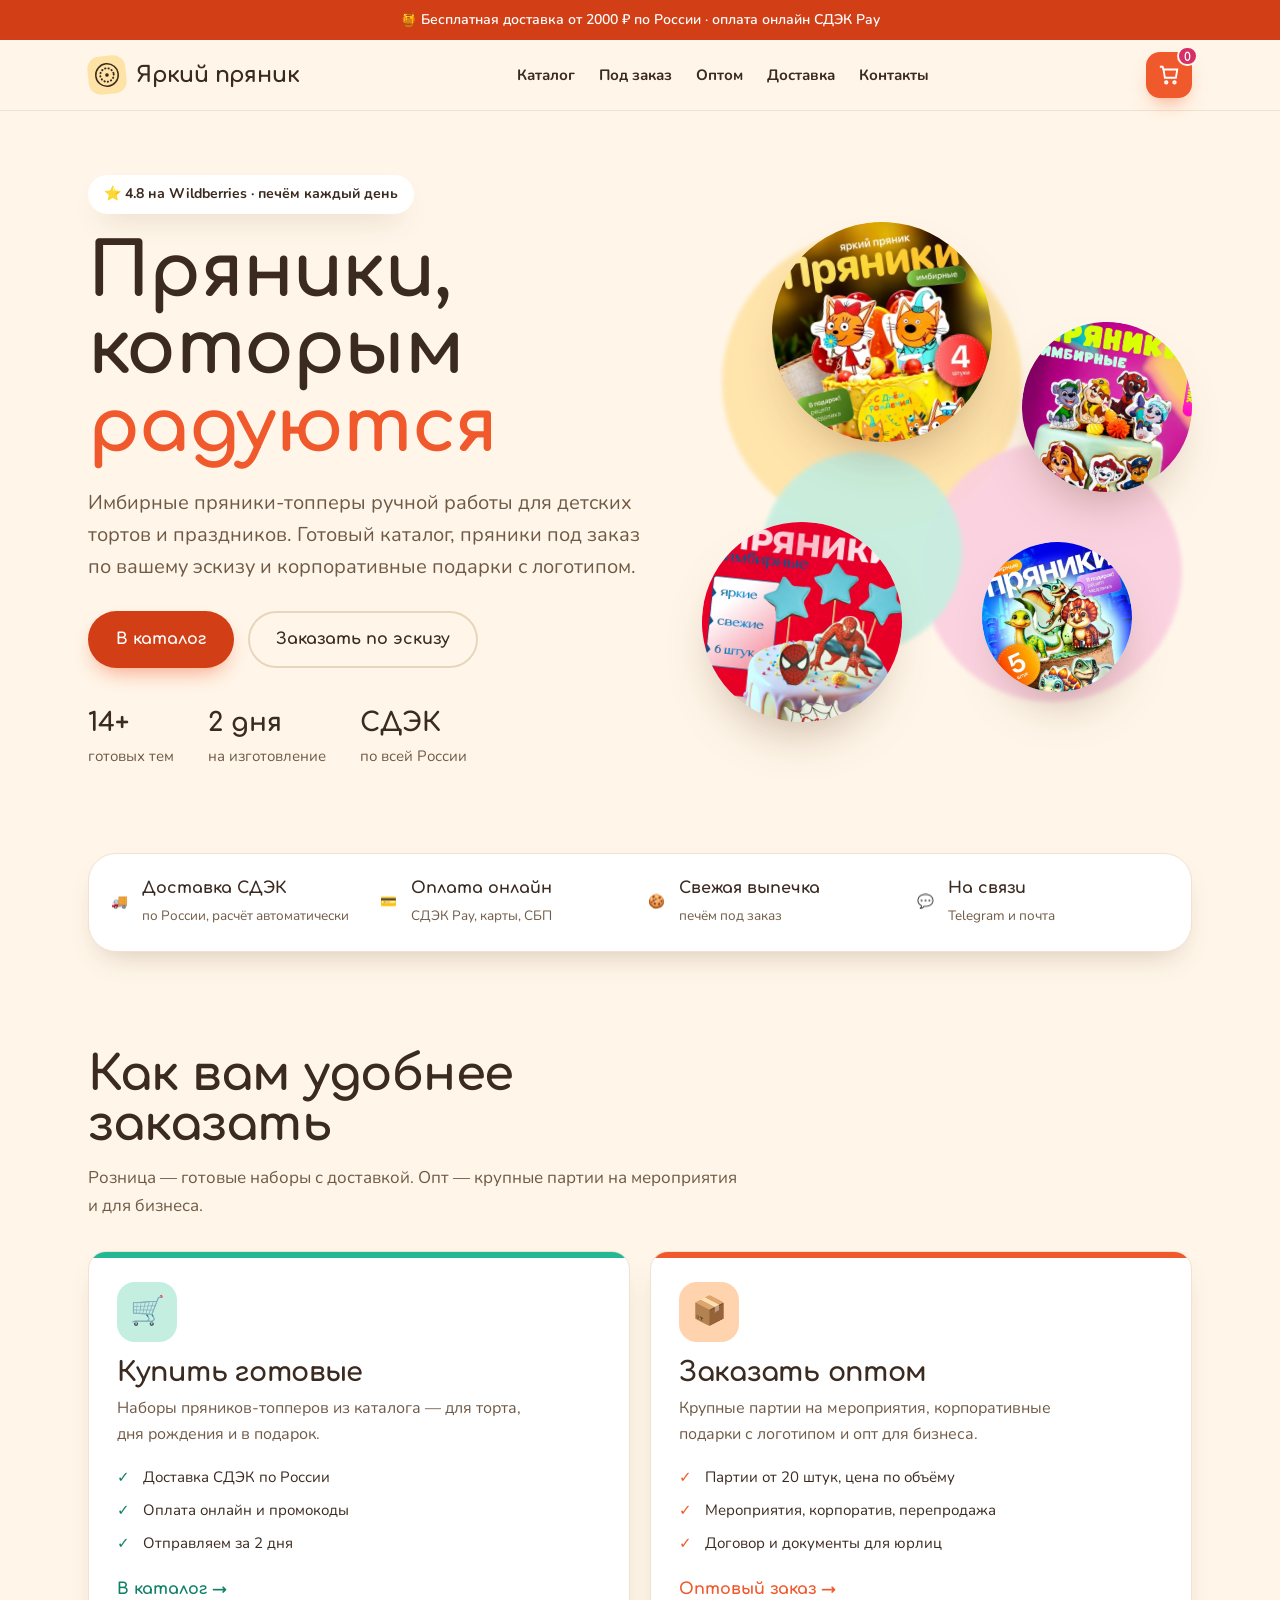
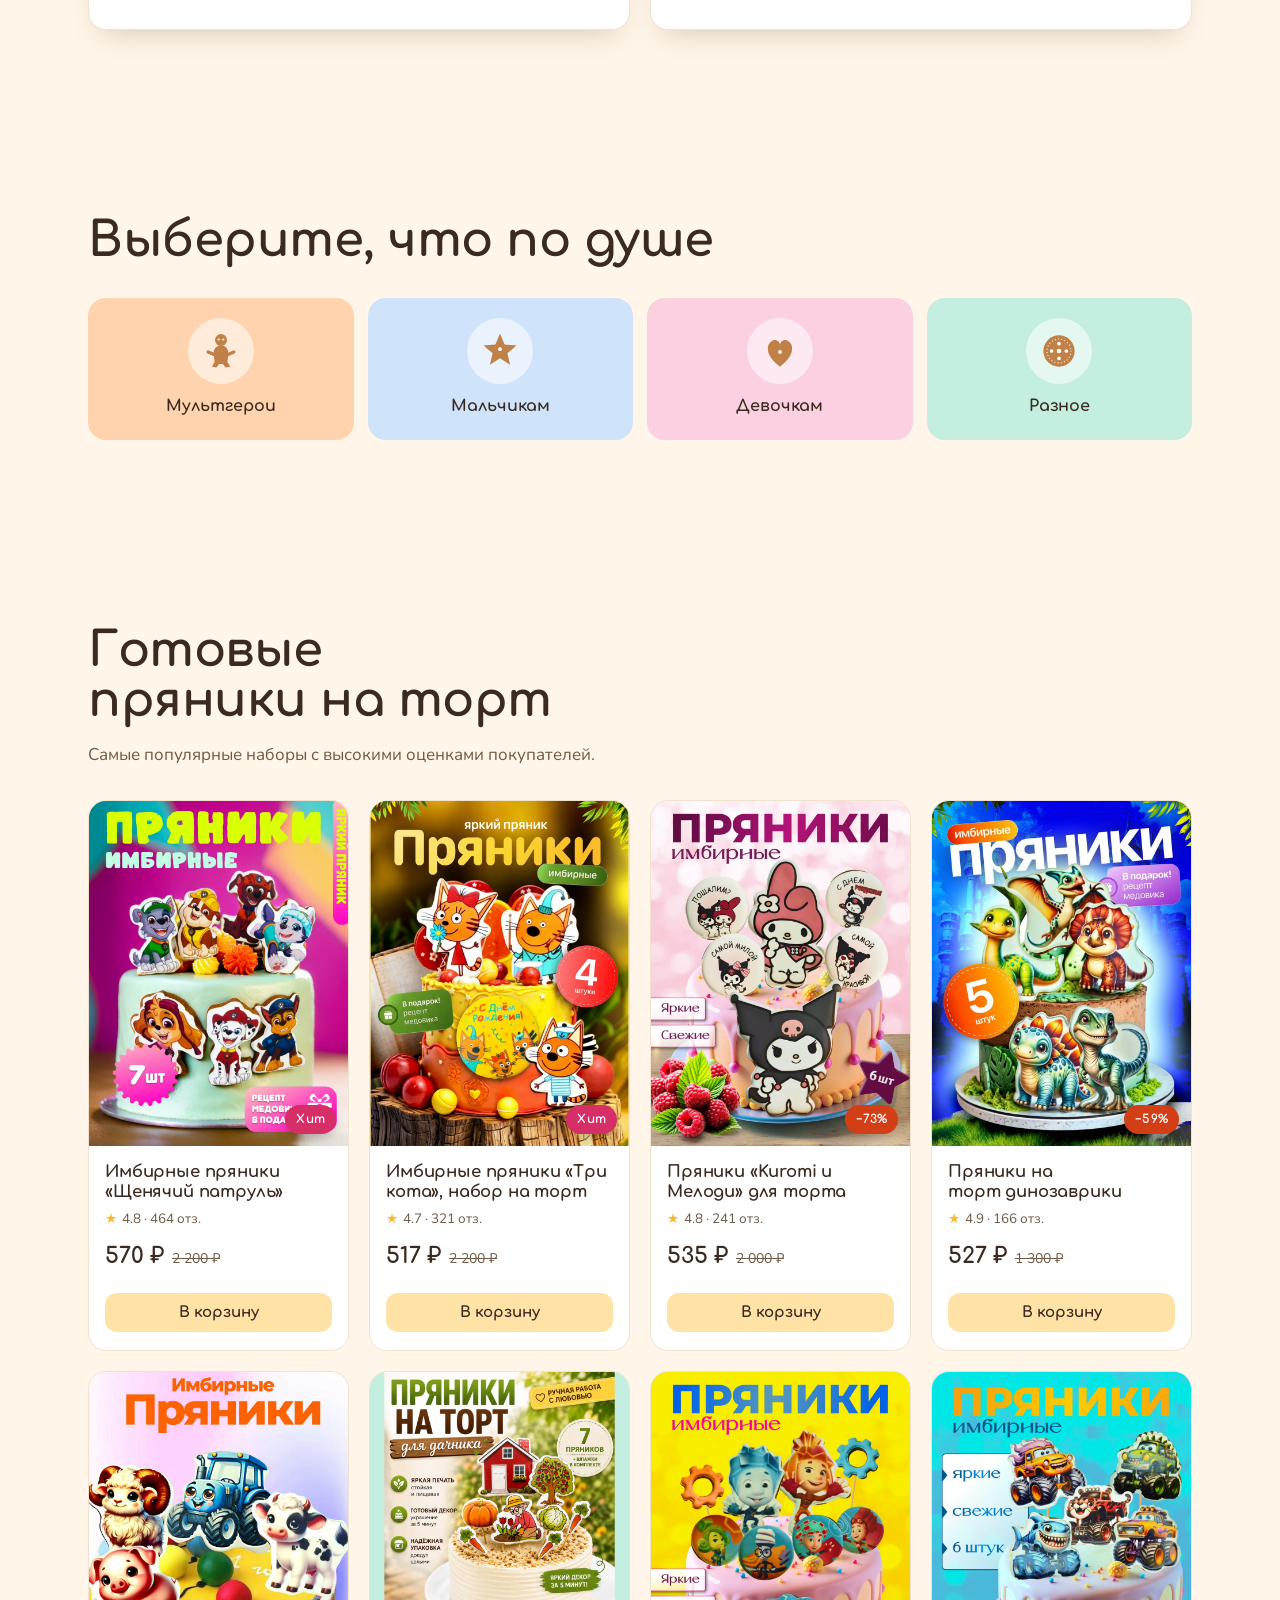
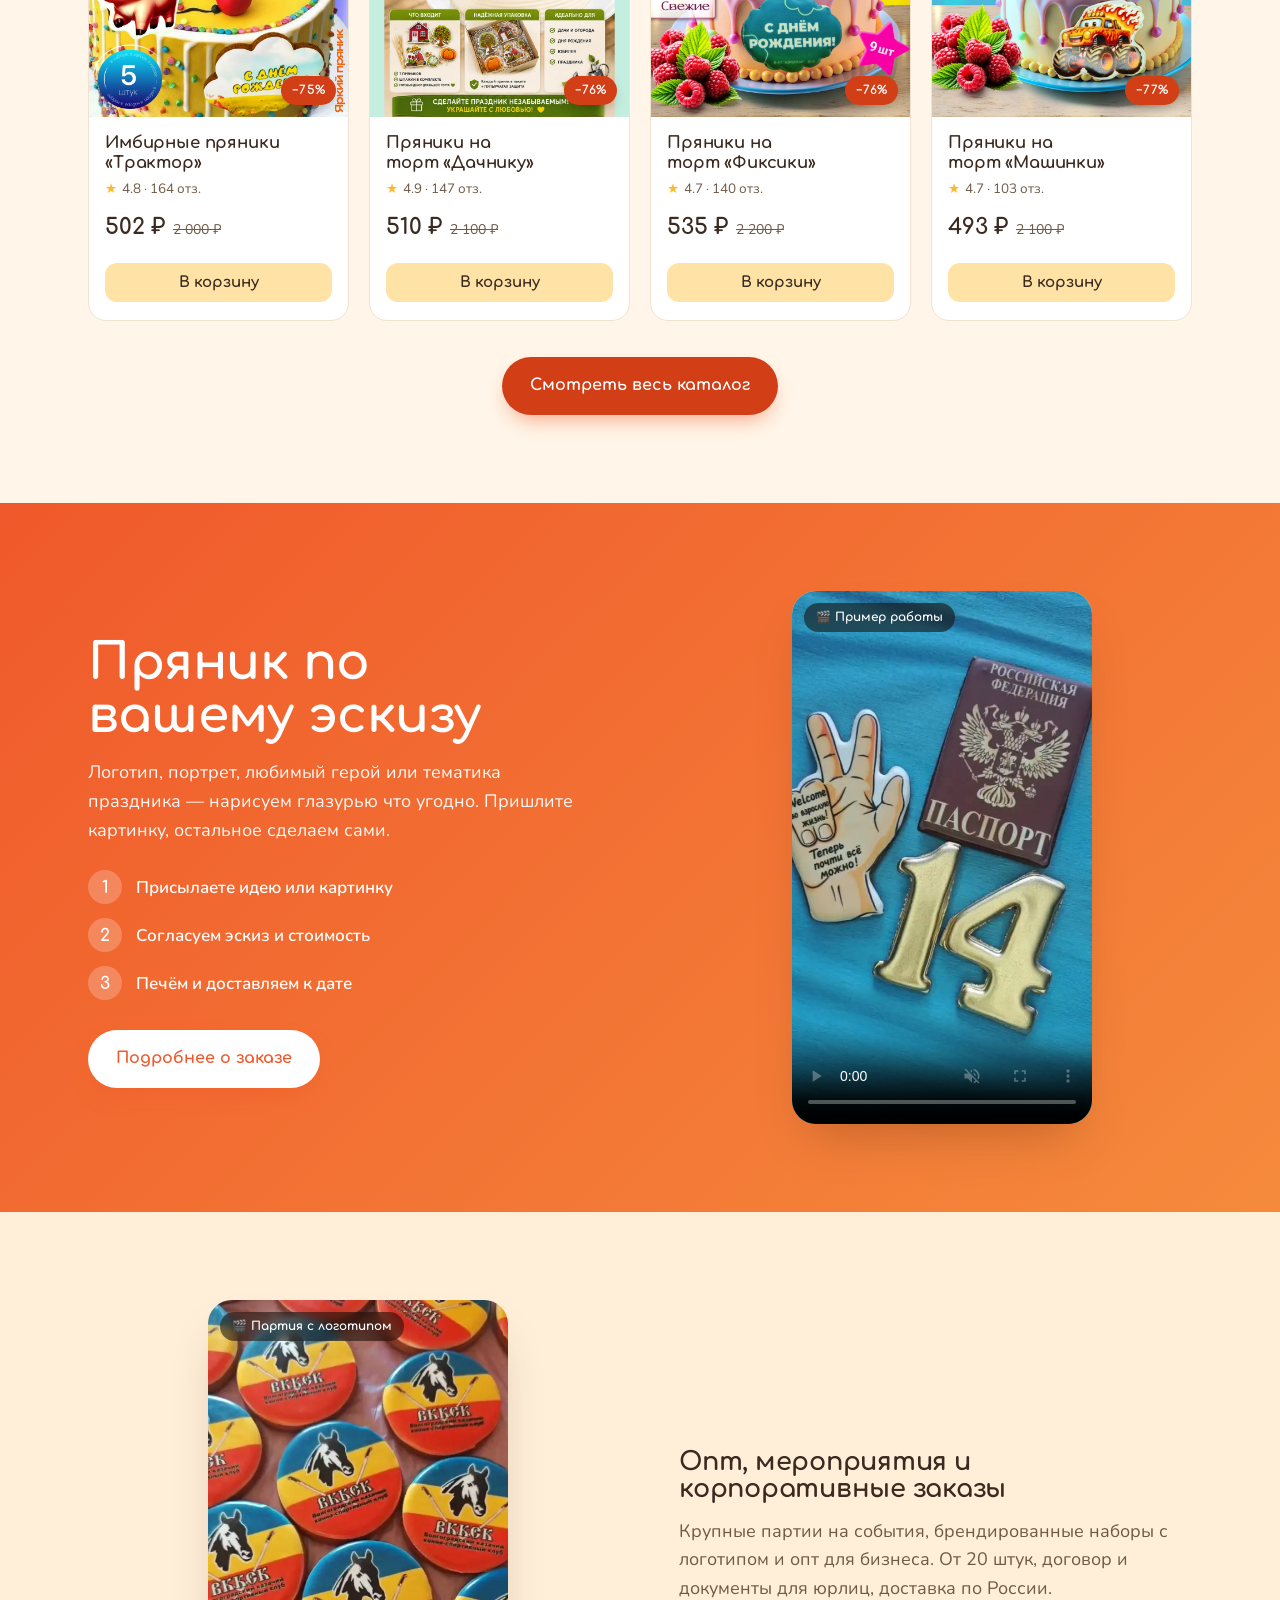
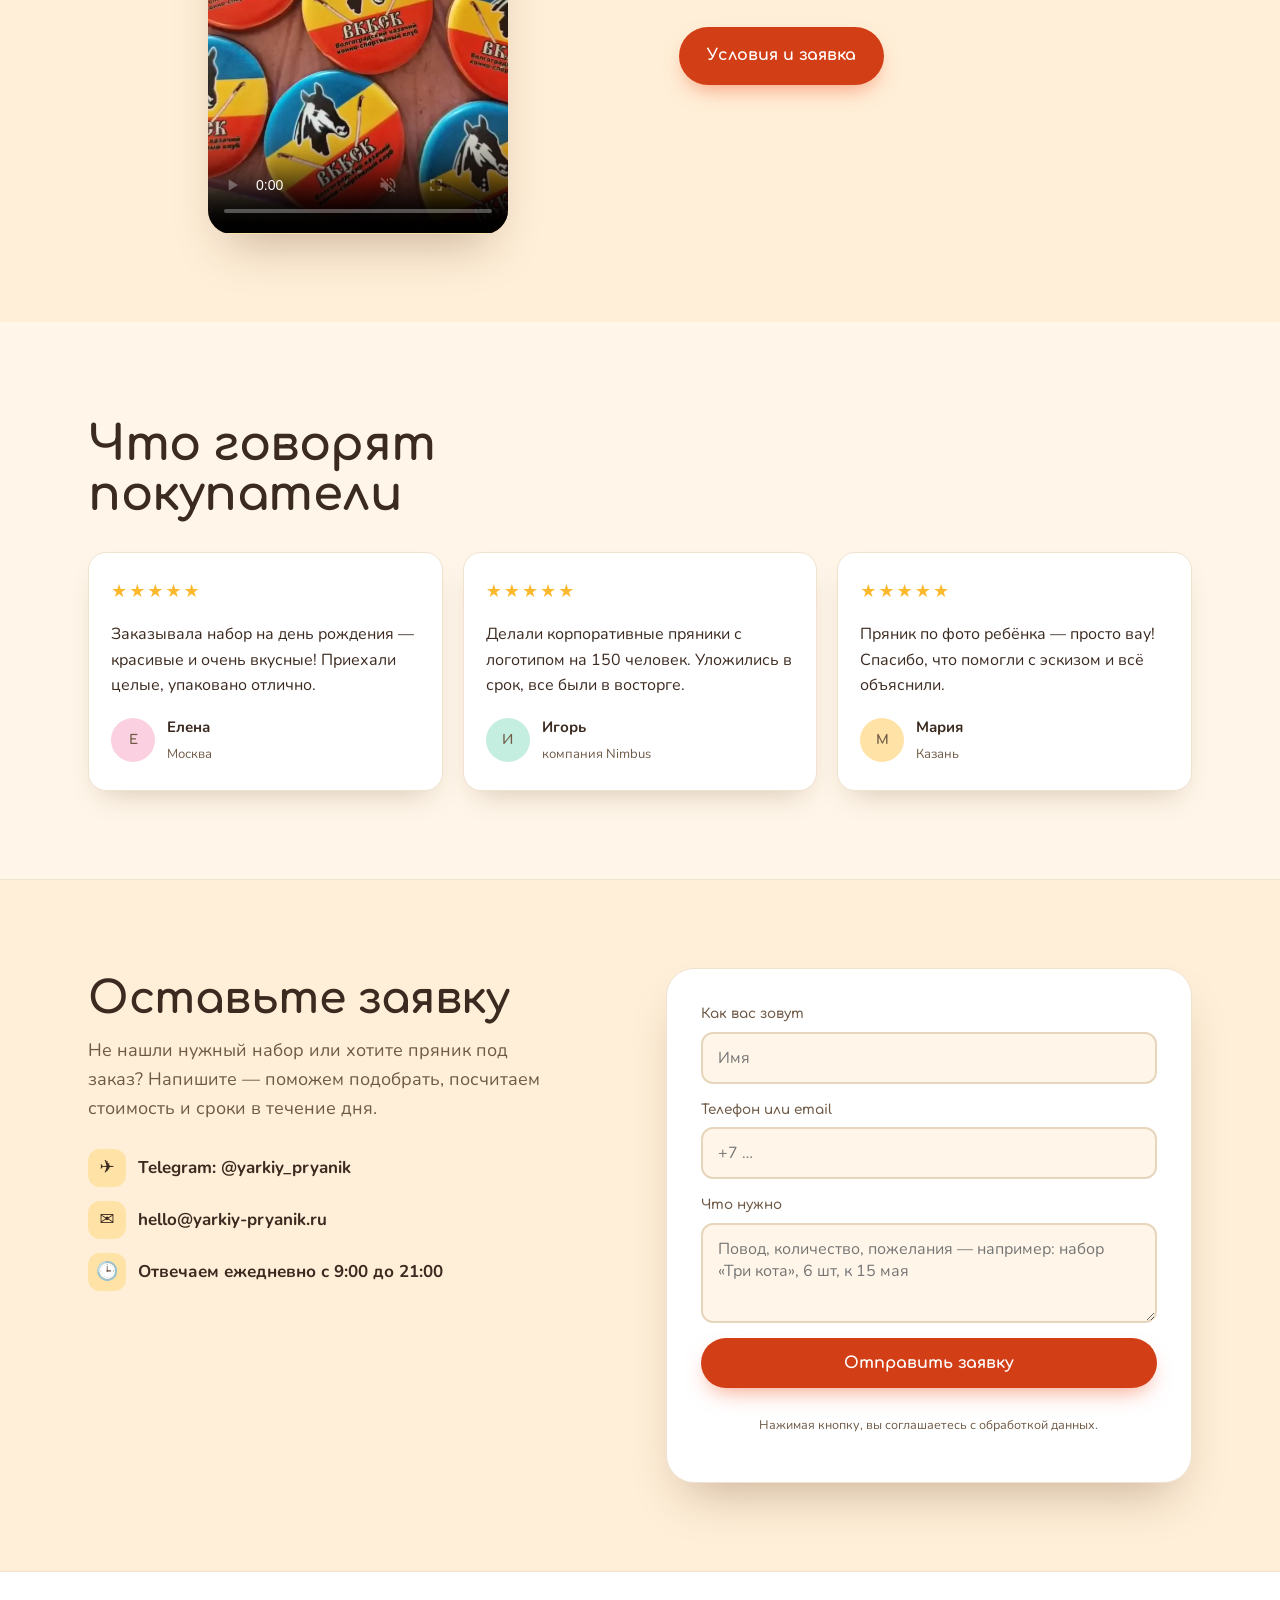
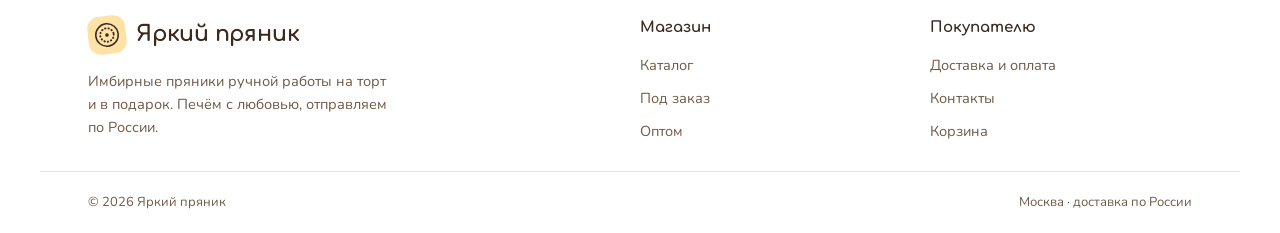
<file: index.html>
<!doctype html>
<html lang="ru">
<head>
<script>document.documentElement.classList.add("js")</script>
<meta charset="utf-8">
<meta name="viewport" content="width=device-width, initial-scale=1">
<link rel="icon" href='data:image/svg+xml,<svg xmlns="http://www.w3.org/2000/svg" viewBox="0 0 100 100"><circle cx="50" cy="50" r="46" fill="%23F0592B"/><circle cx="50" cy="50" r="30" fill="none" stroke="%23FFE3A6" stroke-width="6" stroke-dasharray="1 12" stroke-linecap="round"/><circle cx="50" cy="50" r="9" fill="%23FFE3A6"/></svg>'>
<title>Яркий пряник — имбирные пряники ручной работы на торт</title>
<meta name="description" content="Яркий пряник — имбирные пряники ручной работы на торт и в подарок. Готовый каталог, пряники под заказ по эскизу и корпоративные подарки. Доставка СДЭК по России.">
<meta property="og:type" content="website">
<meta property="og:site_name" content="Яркий пряник">
<meta property="og:locale" content="ru_RU">
<meta property="og:title" content="Яркий пряник — имбирные пряники ручной работы на торт">
<meta property="og:description" content="Яркий пряник — имбирные пряники ручной работы на торт и в подарок. Готовый каталог, пряники под заказ по эскизу и корпоративные подарки. Доставка СДЭК по России.">
<meta property="og:image" content="media/products/174032047.webp">
<meta name="twitter:card" content="summary_large_image">
<meta name="twitter:title" content="Яркий пряник — имбирные пряники ручной работы на торт">
<meta name="twitter:description" content="Яркий пряник — имбирные пряники ручной работы на торт и в подарок. Готовый каталог, пряники под заказ по эскизу и корпоративные подарки. Доставка СДЭК по России.">
<meta name="twitter:image" content="media/products/174032047.webp">
<meta name="theme-color" content="#F0592B">
<link rel="preconnect" href="https://fonts.googleapis.com">
<link rel="preconnect" href="https://fonts.gstatic.com" crossorigin>
<link rel="preload" as="style" href="https://fonts.googleapis.com/css2?family=Comfortaa:wght@500;600;700&family=Nunito:wght@400;500;600;700;800&display=swap" onload="this.onload=null;this.rel='stylesheet'">
<noscript><link rel="stylesheet" href="https://fonts.googleapis.com/css2?family=Comfortaa:wght@500;600;700&family=Nunito:wght@400;500;600;700;800&display=swap"></noscript>
<link rel="stylesheet" href="assets/css/styles.css?v=20260707d">
</head>
<body id="top">
<a class="skip-link" href="#main">К содержимому</a>

<svg width="0" height="0" style="position:absolute" aria-hidden="true" focusable="false"><defs>
  <symbol id="ck-heart" viewBox="0 0 100 100"><path d="M50 84C22 64 18 40 30 30c9-8 20-2 20 8 0-10 11-16 20-8 12 10 8 34-20 54z" fill="#C08149"/><circle cx="50" cy="52" r="4" fill="#FFFCF4"/></symbol>
  <symbol id="ck-star" viewBox="0 0 100 100"><path d="M50 12l10 24 26 2-20 17 6 25-22-14-22 14 6-25-20-17 26-2z" fill="#C08149"/><circle cx="50" cy="46" r="4" fill="#FFFCF4"/></symbol>
  <symbol id="ck-man" viewBox="0 0 100 100"><circle cx="50" cy="26" r="13" fill="#C08149"/><path d="M50 38c12 0 16 8 16 18 0 8-2 12-2 18l6 10-10 2-6-8h-8l-6 8-10-2 6-10c0-6-2-10-2-18 0-10 4-18 16-18z" fill="#C08149"/><path d="M22 52l14 6M78 52l-14 6" stroke="#C08149" stroke-width="7" stroke-linecap="round"/><circle cx="45" cy="25" r="2.4" fill="#FFFCF4"/><circle cx="55" cy="25" r="2.4" fill="#FFFCF4"/></symbol>
  <symbol id="ck-flower" viewBox="0 0 100 100"><circle cx="50" cy="50" r="34" fill="#C08149"/><circle cx="50" cy="50" r="26" fill="none" stroke="#FFFCF4" stroke-width="2.5" stroke-dasharray="0.1 7" stroke-linecap="round"/><g fill="#FFFCF4"><circle cx="50" cy="34" r="4"/><circle cx="50" cy="66" r="4"/><circle cx="34" cy="50" r="4"/><circle cx="66" cy="50" r="4"/><circle cx="50" cy="50" r="5"/></g></symbol>
</defs></svg>

<!--#HEADER#-->
<div class="promo">🍯 Бесплатная доставка от 2000 ₽ по России · оплата онлайн СДЭК Pay</div>
<header class="top">
  <div class="wrap nav">
    <a class="brand" href="index.html" aria-label="Яркий пряник — на главную">
      <span class="brand-seal" aria-hidden="true"><svg viewBox="0 0 40 40" fill="none" stroke="currentColor" stroke-width="2"><circle cx="20" cy="20" r="15"/><circle cx="20" cy="20" r="9" stroke-dasharray="0.5 4" stroke-linecap="round" stroke-width="2.6"/><circle cx="20" cy="20" r="2.4" fill="currentColor" stroke="none"/></svg></span>
      Яркий пряник
    </a>
    <nav class="nav-links" aria-label="Основная навигация">
      <a href="catalog.html" data-nav>Каталог</a>
      <a href="custom.html" data-nav>Под заказ</a>
      <a href="corporate.html" data-nav>Оптом</a>
      <a href="delivery.html" data-nav>Доставка</a>
      <a href="contacts.html" data-nav>Контакты</a>
    </nav>
    <div class="nav-right">
      <a class="cart-btn" href="cart.html" aria-label="Корзина">
        <svg viewBox="0 0 24 24" fill="none" stroke="currentColor" stroke-width="2" aria-hidden="true"><path d="M6 6h15l-1.5 9h-12z"/><path d="M6 6L5 3H2"/><circle cx="9" cy="20" r="1.4"/><circle cx="18" cy="20" r="1.4"/></svg>
        <span class="cart-count" hidden>0</span>
      </a>
      <button class="burger" id="burger" aria-label="Меню" aria-expanded="false" aria-controls="mobileNav"><span></span><span></span><span></span></button>
    </div>
  </div>
</header>
<nav class="mobile-nav" id="mobileNav" aria-label="Мобильное меню">
  <a href="catalog.html" data-nav>Каталог</a>
  <a href="custom.html" data-nav>Под заказ</a>
  <a href="corporate.html" data-nav>Оптом</a>
  <a href="delivery.html" data-nav>Доставка и оплата</a>
  <a href="contacts.html" data-nav>Контакты</a>
</nav>
<!--/HEADER-->

<main id="main">
  <section class="hero">
    <div class="wrap hero-grid">
      <div class="hero-copy">
        <span class="pill-tag">⭐ 4.8 на Wildberries · печём каждый день</span>
        <h1>Пряники, которым <span class="hl">радуются</span></h1>
        <p class="lede">Имбирные пряники-топперы ручной работы для детских тортов и праздников. Готовый каталог, пряники под заказ по вашему эскизу и корпоративные подарки с логотипом.</p>
        <div class="hero-cta">
          <a class="btn primary" href="catalog.html">В каталог</a>
          <a class="btn ghost" href="custom.html">Заказать по эскизу</a>
        </div>
        <ul class="hero-facts">
          <li><b>14+</b> готовых тем</li>
          <li><b>2 дня</b> на изготовление</li>
          <li><b>СДЭК</b> по всей России</li>
        </ul>
      </div>
      <div class="hero-art" aria-hidden="true">
        <span class="blob b1"></span><span class="blob b2"></span><span class="blob b3"></span>
        <span class="cookie-disc d1 t-honey"><img src="media/products/174032047.webp" alt=""></span>
        <span class="cookie-disc d2 t-mint"><img src="media/products/174038071.webp" alt=""></span>
        <span class="cookie-disc d3 t-berry"><img src="media/products/281031742.webp" alt=""></span>
        <span class="cookie-disc d4 t-blue"><img src="media/products/295888663.webp" alt=""></span>
      </div>
    </div>
  </section>

  <section id="delivery-strip" class="trust-sec" style="padding-block:8px 0">
    <div class="wrap">
      <div class="trust-grid reveal">
        <div class="trust-item"><span class="ti-ico">🚚</span><div><b>Доставка СДЭК</b><span>по России, расчёт автоматически</span></div></div>
        <div class="trust-item"><span class="ti-ico">💳</span><div><b>Оплата онлайн</b><span>СДЭК Pay, карты, СБП</span></div></div>
        <div class="trust-item"><span class="ti-ico">🍪</span><div><b>Свежая выпечка</b><span>печём под заказ</span></div></div>
        <div class="trust-item"><span class="ti-ico">💬</span><div><b>На связи</b><span>Telegram и почта</span></div></div>
      </div>
    </div>
  </section>

  <section class="paths-sec">
    <div class="wrap">
      <div class="sec-head reveal"><h2>Как вам удобнее заказать</h2><p>Розница — готовые наборы с доставкой. Опт — крупные партии на мероприятия и для бизнеса.</p></div>
      <div class="paths reveal">
        <a class="path-card p-retail" href="catalog.html">
          <span class="path-ico">🛒</span>
          <h3>Купить готовые</h3>
          <p>Наборы пряников-топперов из каталога — для торта, дня рождения и в подарок.</p>
          <ul class="path-list">
            <li>Доставка СДЭК по России</li>
            <li>Оплата онлайн и промокоды</li>
            <li>Отправляем за 2 дня</li>
          </ul>
          <span class="path-cta">В каталог →</span>
        </a>
        <a class="path-card p-b2b" href="corporate.html">
          <span class="path-ico">📦</span>
          <h3>Заказать оптом</h3>
          <p>Крупные партии на мероприятия, корпоративные подарки с логотипом и опт для бизнеса.</p>
          <ul class="path-list">
            <li>Партии от 20 штук, цена по объёму</li>
            <li>Мероприятия, корпоратив, перепродажа</li>
            <li>Договор и документы для юрлиц</li>
          </ul>
          <span class="path-cta">Оптовый заказ →</span>
        </a>
      </div>
    </div>
  </section>

  <section class="cats">
    <div class="wrap">
      <div class="sec-head reveal"><h2>Выберите, что по душе</h2></div>
      <div class="cat-tiles reveal">
        <a class="cat-tile t-orange" href="catalog.html?cat=hero"><span class="ct-ico"><svg viewBox="0 0 100 100"><use href="#ck-man"/></svg></span>Мультгерои</a>
        <a class="cat-tile t-blue" href="catalog.html?cat=boy"><span class="ct-ico"><svg viewBox="0 0 100 100"><use href="#ck-star"/></svg></span>Мальчикам</a>
        <a class="cat-tile t-berry" href="catalog.html?cat=girl"><span class="ct-ico"><svg viewBox="0 0 100 100"><use href="#ck-heart"/></svg></span>Девочкам</a>
        <a class="cat-tile t-mint" href="catalog.html?cat=other"><span class="ct-ico"><svg viewBox="0 0 100 100"><use href="#ck-flower"/></svg></span>Разное</a>
      </div>
    </div>
  </section>

  <section class="catalog">
    <div class="wrap">
      <div class="sec-head reveal"><h2>Готовые пряники на торт</h2><p>Самые популярные наборы с высокими оценками покупателей.</p></div>
      <div class="product-grid reveal" id="homeGrid"></div>
      <div style="margin-top:36px;text-align:center"><a class="btn primary" href="catalog.html">Смотреть весь каталог</a></div>
    </div>
  </section>

  <section class="custom">
    <div class="wrap custom-in">
      <div class="custom-copy reveal">
        <h2>Пряник по вашему эскизу</h2>
        <p>Логотип, портрет, любимый герой или тематика праздника — нарисуем глазурью что угодно. Пришлите картинку, остальное сделаем сами.</p>
        <ol class="steps">
          <li><span>1</span>Присылаете идею или картинку</li>
          <li><span>2</span>Согласуем эскиз и стоимость</li>
          <li><span>3</span>Печём и доставляем к дате</li>
        </ol>
        <a class="btn primary" href="custom.html">Подробнее о заказе</a>
      </div>
      <div class="custom-media reveal">
        <div class="video-frame">
          <span class="vf-badge">🎬 Пример работы</span>
          <video class="lazy-video" poster="media/video/custom-poster.webp" muted loop playsinline preload="none" data-src="media/video/custom.mp4" aria-label="Пример пряников под заказ"></video>
        </div>
      </div>
    </div>
  </section>

  <section class="corp">
    <div class="wrap corp-home">
      <div class="video-frame reveal">
        <span class="vf-badge">🎬 Партия с логотипом</span>
        <video class="lazy-video" poster="media/video/corp-poster.webp" muted loop playsinline preload="none" data-src="media/video/corp.mp4" aria-label="Корпоративная партия пряников с логотипом"></video>
      </div>
      <div class="reveal">
        <h2>Опт, мероприятия и корпоративные заказы</h2>
        <p style="color:var(--muted);font-size:18px;margin:14px 0 24px;max-width:46ch">Крупные партии на события, брендированные наборы с логотипом и опт для бизнеса. От 20 штук, договор и документы для юрлиц, доставка по России.</p>
        <a class="btn primary" href="corporate.html">Условия и заявка</a>
      </div>
    </div>
  </section>

  <section class="reviews">
    <div class="wrap">
      <div class="sec-head reveal"><h2>Что говорят покупатели</h2></div>
      <div class="review-grid">
        <article class="review reveal"><div class="stars">★★★★★</div><p>Заказывала набор на день рождения — красивые и очень вкусные! Приехали целые, упаковано отлично.</p><div class="who"><span class="ava t-berry">Е</span><div><b>Елена</b><span>Москва</span></div></div></article>
        <article class="review reveal"><div class="stars">★★★★★</div><p>Делали корпоративные пряники с логотипом на 150 человек. Уложились в срок, все были в восторге.</p><div class="who"><span class="ava t-mint">И</span><div><b>Игорь</b><span>компания Nimbus</span></div></div></article>
        <article class="review reveal"><div class="stars">★★★★★</div><p>Пряник по фото ребёнка — просто вау! Спасибо, что помогли с эскизом и всё объяснили.</p><div class="who"><span class="ava t-honey">М</span><div><b>Мария</b><span>Казань</span></div></div></article>
      </div>
    </div>
  </section>

  <section class="corp" id="zayavka" style="border-top:1px solid var(--line)">
    <div class="wrap contact-grid">
      <div class="reveal">
        <h2 style="font-size:clamp(28px,4vw,44px);margin-top:8px">Оставьте заявку</h2>
        <p class="lede" style="color:var(--muted);font-size:18px;margin-top:14px;max-width:42ch">Не нашли нужный набор или хотите пряник под заказ? Напишите — поможем подобрать, посчитаем стоимость и сроки в течение дня.</p>
        <ul class="contact-list">
          <li><span class="cl-ico">✈️</span><a href="#">Telegram: @yarkiy_pryanik</a></li>
          <li><span class="cl-ico">✉️</span><a href="mailto:hello@yarkiy-pryanik.ru">hello@yarkiy-pryanik.ru</a></li>
          <li><span class="cl-ico">🕒</span><span>Отвечаем ежедневно с 9:00 до 21:00</span></li>
        </ul>
      </div>
      <form class="form-card reveal" id="leadForm">
        <div class="field"><label for="ln">Как вас зовут</label><input id="ln" type="text" placeholder="Имя" required></div>
        <div class="field"><label for="lp">Телефон или email</label><input id="lp" type="text" placeholder="+7 …" required></div>
        <div class="field"><label for="lm">Что нужно</label><textarea id="lm" placeholder="Повод, количество, пожелания — например: набор «Три кота», 6 шт, к 15 мая"></textarea></div>
        <button class="btn primary block" type="submit">Отправить заявку</button>
        <p class="form-note">Нажимая кнопку, вы соглашаетесь с обработкой данных.</p>
      </form>
    </div>
  </section>
</main>

<!--#FOOTER#-->
<footer class="foot">
  <div class="wrap foot-in">
    <div class="foot-brand">
      <a class="brand" href="index.html"><span class="brand-seal" aria-hidden="true"><svg viewBox="0 0 40 40" fill="none" stroke="currentColor" stroke-width="2"><circle cx="20" cy="20" r="15"/><circle cx="20" cy="20" r="9" stroke-dasharray="0.5 4" stroke-linecap="round" stroke-width="2.6"/><circle cx="20" cy="20" r="2.4" fill="currentColor" stroke="none"/></svg></span>Яркий пряник</a>
      <p>Имбирные пряники ручной работы на торт и в подарок. Печём с любовью, отправляем по России.</p>
    </div>
    <nav class="foot-col" aria-label="Магазин"><b>Магазин</b><a href="catalog.html">Каталог</a><a href="custom.html">Под заказ</a><a href="corporate.html">Оптом</a></nav>
    <nav class="foot-col" aria-label="Покупателю"><b>Покупателю</b><a href="delivery.html">Доставка и оплата</a><a href="contacts.html">Контакты</a><a href="cart.html">Корзина</a></nav>
  </div>
  <div class="wrap foot-bottom"><small>© <span data-year>2026</span> Яркий пряник</small><small>Москва · доставка по России</small></div>
</footer>
<!--/FOOTER-->

<script src="assets/js/products.js?v=20260707d"></script>
<script src="assets/js/app.js?v=20260707d" onerror="document.querySelectorAll('.reveal').forEach(e=>e.classList.add('in'))"></script>
<script>
  document.getElementById('homeGrid').innerHTML =
    [...YP.products].sort((a,b)=>(b.reviews||0)-(a.reviews||0)).slice(0,8).map(YP.cardHTML).join('');
  document.getElementById('leadForm').addEventListener('submit', e => {
    e.preventDefault(); toast('Спасибо! Заявка отправлена — ответим сегодня 🍯'); e.target.reset();
  });
</script>
</body>
</html>
</file>
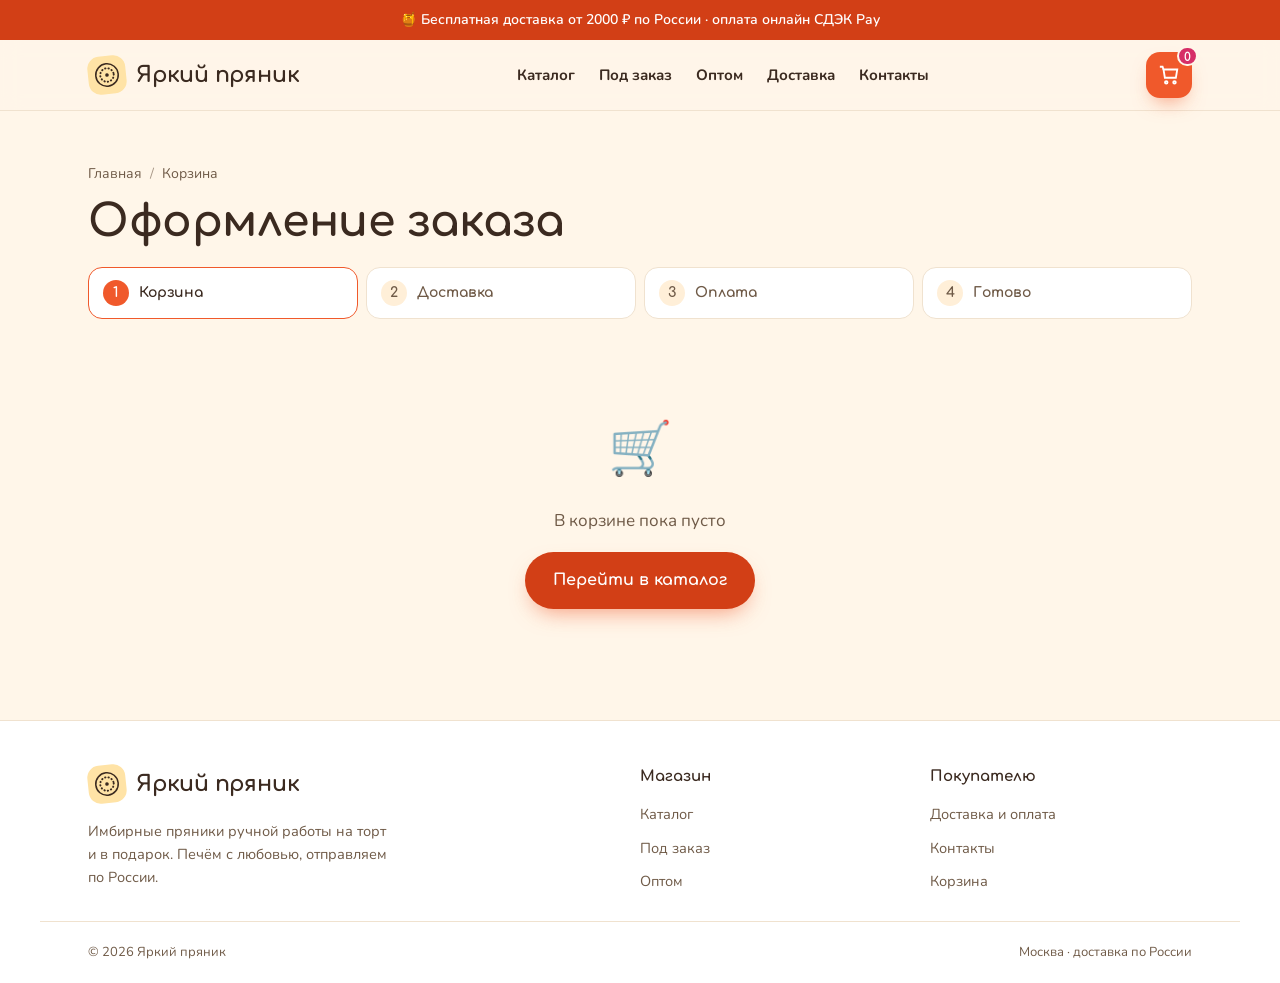
<file: cart.html>
<!doctype html>
<html lang="ru">
<head>
<script>document.documentElement.classList.add("js")</script>
<meta charset="utf-8">
<meta name="viewport" content="width=device-width, initial-scale=1">
<link rel="icon" href='data:image/svg+xml,<svg xmlns="http://www.w3.org/2000/svg" viewBox="0 0 100 100"><circle cx="50" cy="50" r="46" fill="%23F0592B"/><circle cx="50" cy="50" r="30" fill="none" stroke="%23FFE3A6" stroke-width="6" stroke-dasharray="1 12" stroke-linecap="round"/><circle cx="50" cy="50" r="9" fill="%23FFE3A6"/></svg>'>
<title>Корзина — Яркий пряник</title>
<meta name="description" content="Корзина и оформление заказа: доставка СДЭК, промокоды, оплата онлайн.">
<meta property="og:type" content="website">
<meta property="og:site_name" content="Яркий пряник">
<meta property="og:locale" content="ru_RU">
<meta property="og:title" content="Корзина — Яркий пряник">
<meta property="og:description" content="Корзина и оформление заказа: доставка СДЭК, промокоды, оплата онлайн.">
<meta property="og:image" content="media/products/174032047.webp">
<meta name="twitter:card" content="summary_large_image">
<meta name="twitter:title" content="Корзина — Яркий пряник">
<meta name="twitter:description" content="Корзина и оформление заказа: доставка СДЭК, промокоды, оплата онлайн.">
<meta name="twitter:image" content="media/products/174032047.webp">
<meta name="theme-color" content="#F0592B">
<link rel="preconnect" href="https://fonts.googleapis.com">
<link rel="preconnect" href="https://fonts.gstatic.com" crossorigin>
<link rel="preload" as="style" href="https://fonts.googleapis.com/css2?family=Comfortaa:wght@500;600;700&family=Nunito:wght@400;500;600;700;800&display=swap" onload="this.onload=null;this.rel='stylesheet'">
<noscript><link rel="stylesheet" href="https://fonts.googleapis.com/css2?family=Comfortaa:wght@500;600;700&family=Nunito:wght@400;500;600;700;800&display=swap"></noscript>
<link rel="stylesheet" href="assets/css/styles.css?v=20260707d">
</head>
<body>
<a class="skip-link" href="#main">К содержимому</a>

<div class="promo">🍯 Бесплатная доставка от 2000 ₽ по России · оплата онлайн СДЭК Pay</div>
<header class="top">
  <div class="wrap nav">
    <a class="brand" href="index.html" aria-label="Яркий пряник — на главную">
      <span class="brand-seal" aria-hidden="true"><svg viewBox="0 0 40 40" fill="none" stroke="currentColor" stroke-width="2"><circle cx="20" cy="20" r="15"/><circle cx="20" cy="20" r="9" stroke-dasharray="0.5 4" stroke-linecap="round" stroke-width="2.6"/><circle cx="20" cy="20" r="2.4" fill="currentColor" stroke="none"/></svg></span>
      Яркий пряник
    </a>
    <nav class="nav-links" aria-label="Основная навигация">
      <a href="catalog.html" data-nav>Каталог</a><a href="custom.html" data-nav>Под заказ</a><a href="corporate.html" data-nav>Оптом</a><a href="delivery.html" data-nav>Доставка</a><a href="contacts.html" data-nav>Контакты</a>
    </nav>
    <div class="nav-right">
      <a class="cart-btn" href="cart.html" aria-label="Корзина">
        <svg viewBox="0 0 24 24" fill="none" stroke="currentColor" stroke-width="2" aria-hidden="true"><path d="M6 6h15l-1.5 9h-12z"/><path d="M6 6L5 3H2"/><circle cx="9" cy="20" r="1.4"/><circle cx="18" cy="20" r="1.4"/></svg>
        <span class="cart-count" hidden>0</span>
      </a>
      <button class="burger" id="burger" aria-label="Меню" aria-expanded="false" aria-controls="mobileNav"><span></span><span></span><span></span></button>
    </div>
  </div>
</header>
<nav class="mobile-nav" id="mobileNav" aria-label="Мобильное меню">
  <a href="catalog.html" data-nav>Каталог</a><a href="custom.html" data-nav>Под заказ</a><a href="corporate.html" data-nav>Оптом</a><a href="delivery.html" data-nav>Доставка и оплата</a><a href="contacts.html" data-nav>Контакты</a>
</nav>

<main id="main">
<section class="pdp">
  <div class="wrap">
    <nav class="crumbs" aria-label="Хлебные крошки"><a href="index.html">Главная</a><span>/</span>Корзина</nav>
    <h1 style="font-size:clamp(28px,4vw,44px);margin:6px 0 22px">Оформление заказа</h1>
    <div class="steps-bar" id="stepsBar"></div>
    <div id="checkout"></div>
  </div>
</section>
</main>

<footer class="foot">
  <div class="wrap foot-in">
    <div class="foot-brand">
      <a class="brand" href="index.html"><span class="brand-seal" aria-hidden="true"><svg viewBox="0 0 40 40" fill="none" stroke="currentColor" stroke-width="2"><circle cx="20" cy="20" r="15"/><circle cx="20" cy="20" r="9" stroke-dasharray="0.5 4" stroke-linecap="round" stroke-width="2.6"/><circle cx="20" cy="20" r="2.4" fill="currentColor" stroke="none"/></svg></span>Яркий пряник</a>
      <p>Имбирные пряники ручной работы на торт и в подарок. Печём с любовью, отправляем по России.</p>
    </div>
    <nav class="foot-col" aria-label="Магазин"><b>Магазин</b><a href="catalog.html">Каталог</a><a href="custom.html">Под заказ</a><a href="corporate.html">Оптом</a></nav>
    <nav class="foot-col" aria-label="Покупателю"><b>Покупателю</b><a href="delivery.html">Доставка и оплата</a><a href="contacts.html">Контакты</a><a href="cart.html">Корзина</a></nav>
  </div>
  <div class="wrap foot-bottom"><small>© <span data-year>2026</span> Яркий пряник</small><small>Москва · доставка по России</small></div>
</footer>

<script src="assets/js/products.js?v=20260707d"></script>
<script src="assets/js/app.js?v=20260707d" onerror="document.querySelectorAll('.reveal').forEach(e=>e.classList.add('in'))"></script>
<script>
  const box = document.getElementById('checkout');
  const state = { step: 1, promo: '', promoOk: false };
  const money = n => YP.money(n);
  const deliveryCost = sub => sub >= 2000 ? 0 : 350;
  function totals() {
    const sub = YP.cartSubtotal();
    const disc = state.promoOk ? YP.promoDiscount(state.promo, sub) : 0;
    const del = YP.cartItems().length ? deliveryCost(sub) : 0;
    return { sub, disc, del, total: Math.max(0, sub - disc) + del };
  }
  function stepsBar() {
    const labels = ['Корзина', 'Доставка', 'Оплата', 'Готово'];
    document.getElementById('stepsBar').innerHTML = labels.map((l, i) => {
      const n = i + 1, cls = n === state.step ? 'active' : n < state.step ? 'done' : '';
      return `<div class="st ${cls}"><span class="n">${n < state.step ? '✓' : n}</span>${l}</div>`;
    }).join('');
  }
  function summary(action) {
    const t = totals();
    return `<aside class="summary">
      <h3>Итого</h3>
      <div class="sum-row"><span>Товары</span><span>${money(t.sub)}</span></div>
      ${t.disc ? `<div class="sum-row"><span>Скидка по промокоду</span><span>−${money(t.disc)}</span></div>` : ''}
      <div class="sum-row"><span>Доставка СДЭК</span><span>${t.del ? money(t.del) : 'бесплатно'}</span></div>
      <div class="promo-row"><input id="promo" placeholder="Промокод" value="${state.promo}" ${state.promoOk ? 'disabled' : ''}><button type="button" id="promoBtn">ОК</button></div>
      ${state.promoOk ? '<div class="promo-ok">Промокод применён ✓</div>' : '<div class="form-note" style="text-align:left">Попробуйте PRYANIK10 или WB15</div>'}
      <div class="sum-row total"><span>К оплате</span><span>${money(t.total)}</span></div>
      ${action}
    </aside>`;
  }
  function cartItemHTML(it) {
    return `<div class="cart-item" data-id="${it.p.id}">
      <a class="ci-img" href="product.html?id=${it.p.id}"><img src="${YP.img(it.p.gallery[0])}" alt=""></a>
      <div>
        <a class="card-title" href="product.html?id=${it.p.id}"><h3>${it.p.name}</h3></a>
        <div class="ci-price">${money(it.p.price)} / шт</div>
        <div class="mini-step" style="margin-top:10px"><button type="button" data-dec aria-label="Меньше">−</button><span>${it.qty}</span><button type="button" data-inc aria-label="Больше">+</button></div>
      </div>
      <div class="ci-right"><div class="ci-total">${money(it.p.price * it.qty)}</div><button class="ci-remove" type="button" data-rm>Убрать</button></div>
    </div>`;
  }
  function render() {
    stepsBar();
    const items = YP.cartItems();
    if (state.step === 1) {
      if (!items.length) {
        box.innerHTML = `<div class="cart-empty"><div class="big">🛒</div><p>В корзине пока пусто</p><a class="btn primary" href="catalog.html">Перейти в каталог</a></div>`;
        return;
      }
      box.innerHTML = `<div class="cart-grid"><div class="cart-list">${items.map(cartItemHTML).join('')}</div>${summary('<button class="btn primary block" id="toStep2">Оформить заказ</button>')}</div>`;
    } else if (state.step === 2) {
      box.innerHTML = `<div class="cart-grid">
        <form class="form-card" id="deliveryForm">
          <h3 style="font-family:var(--display);font-size:22px">Получатель и доставка</h3>
          <div class="two-col"><div class="field"><label for="fn">Имя</label><input id="fn" required></div><div class="field"><label for="fp">Телефон</label><input id="fp" required></div></div>
          <div class="field"><label for="fe">Email</label><input id="fe" type="email" placeholder="для уведомлений"></div>
          <div class="two-col"><div class="field"><label for="fc">Город</label><input id="fc" required></div><div class="field"><label for="fm">Способ</label><select id="fm"><option>СДЭК — пункт выдачи</option><option>СДЭК — курьер</option><option>Самовывоз (Москва)</option></select></div></div>
          <div class="field"><label for="fa">Адрес / пункт выдачи</label><input id="fa" placeholder="Улица, дом или ПВЗ" required></div>
          <div style="display:flex;gap:12px;flex-wrap:wrap"><button class="btn ghost" type="button" id="backTo1">Назад</button><button class="btn primary" type="submit" style="flex:1">К оплате</button></div>
        </form>
        ${summary('')}
      </div>`;
    } else if (state.step === 3) {
      box.innerHTML = `<div class="cart-grid">
        <form class="form-card" id="payForm">
          <h3 style="font-family:var(--display);font-size:22px">Оплата</h3>
          <label class="pay-opt"><input type="radio" name="pay" value="sdek" checked> <b>СДЭК Pay</b> — онлайн при получении и оформлении</label>
          <label class="pay-opt"><input type="radio" name="pay" value="card"> <b>Банковская карта</b> — Visa, Mastercard, МИР</label>
          <label class="pay-opt"><input type="radio" name="pay" value="sbp"> <b>СБП</b> — по QR-коду</label>
          <div style="display:flex;gap:12px;flex-wrap:wrap;margin-top:6px"><button class="btn ghost" type="button" id="backTo2">Назад</button><button class="btn primary" type="submit" style="flex:1">Оплатить ${money(totals().total)}</button></div>
          <p class="form-note">Демо-оформление: реальная оплата не производится.</p>
        </form>
        ${summary('')}
      </div>`;
    } else {
      box.innerHTML = `<div class="checkout-success"><div class="big">🎉</div><h2 style="font-size:clamp(26px,4vw,40px);margin:10px 0">Заказ оформлен!</h2><p style="color:var(--muted);font-size:18px">Спасибо за заказ! Подтверждение отправили в Telegram и на почту. Мы свяжемся, чтобы уточнить детали доставки.</p><div style="margin-top:24px"><a class="btn primary" href="catalog.html">Продолжить покупки</a></div></div>`;
    }
  }
  function applyPromo() {
    const inp = document.getElementById('promo'); if (!inp) return;
    state.promo = inp.value;
    const ok = YP.promoDiscount(state.promo, YP.cartSubtotal()) > 0;
    state.promoOk = ok;
    toast(ok ? 'Промокод применён 🎉' : 'Такого промокода нет');
    render();
  }
  box.addEventListener('click', e => {
    const item = e.target.closest('.cart-item');
    if (e.target.closest('[data-inc]')) { const id = item.dataset.id; YP.cartSet(id, (YP.cartGet()[id] || 0) + 1); render(); return; }
    if (e.target.closest('[data-dec]')) { const id = item.dataset.id; YP.cartSet(id, (YP.cartGet()[id] || 0) - 1); render(); return; }
    if (e.target.closest('[data-rm]')) { YP.cartRemove(item.dataset.id); render(); return; }
    if (e.target.closest('#promoBtn')) { applyPromo(); return; }
    if (e.target.closest('#toStep2')) { if (!YP.cartItems().length) { toast('Корзина пуста'); return; } state.step = 2; render(); window.scrollTo({ top: 0, behavior: 'smooth' }); return; }
    if (e.target.closest('#backTo1')) { state.step = 1; render(); return; }
    if (e.target.closest('#backTo2')) { state.step = 2; render(); return; }
  });
  box.addEventListener('submit', e => {
    e.preventDefault();
    if (e.target.id === 'deliveryForm') { state.step = 3; render(); window.scrollTo({ top: 0, behavior: 'smooth' }); }
    else if (e.target.id === 'payForm') { state.step = 4; YP.cartClear(); render(); window.scrollTo({ top: 0, behavior: 'smooth' }); }
  });
  render();
</script>
<style>
  .pay-opt{display:flex;gap:10px;align-items:center;padding:14px 16px;border:2px solid var(--line-2);border-radius:12px;cursor:pointer;font-size:15px}
  .pay-opt:hover{border-color:var(--brand)}
  .pay-opt input{accent-color:var(--brand);width:18px;height:18px}
</style>
</body>
</html>
</file>
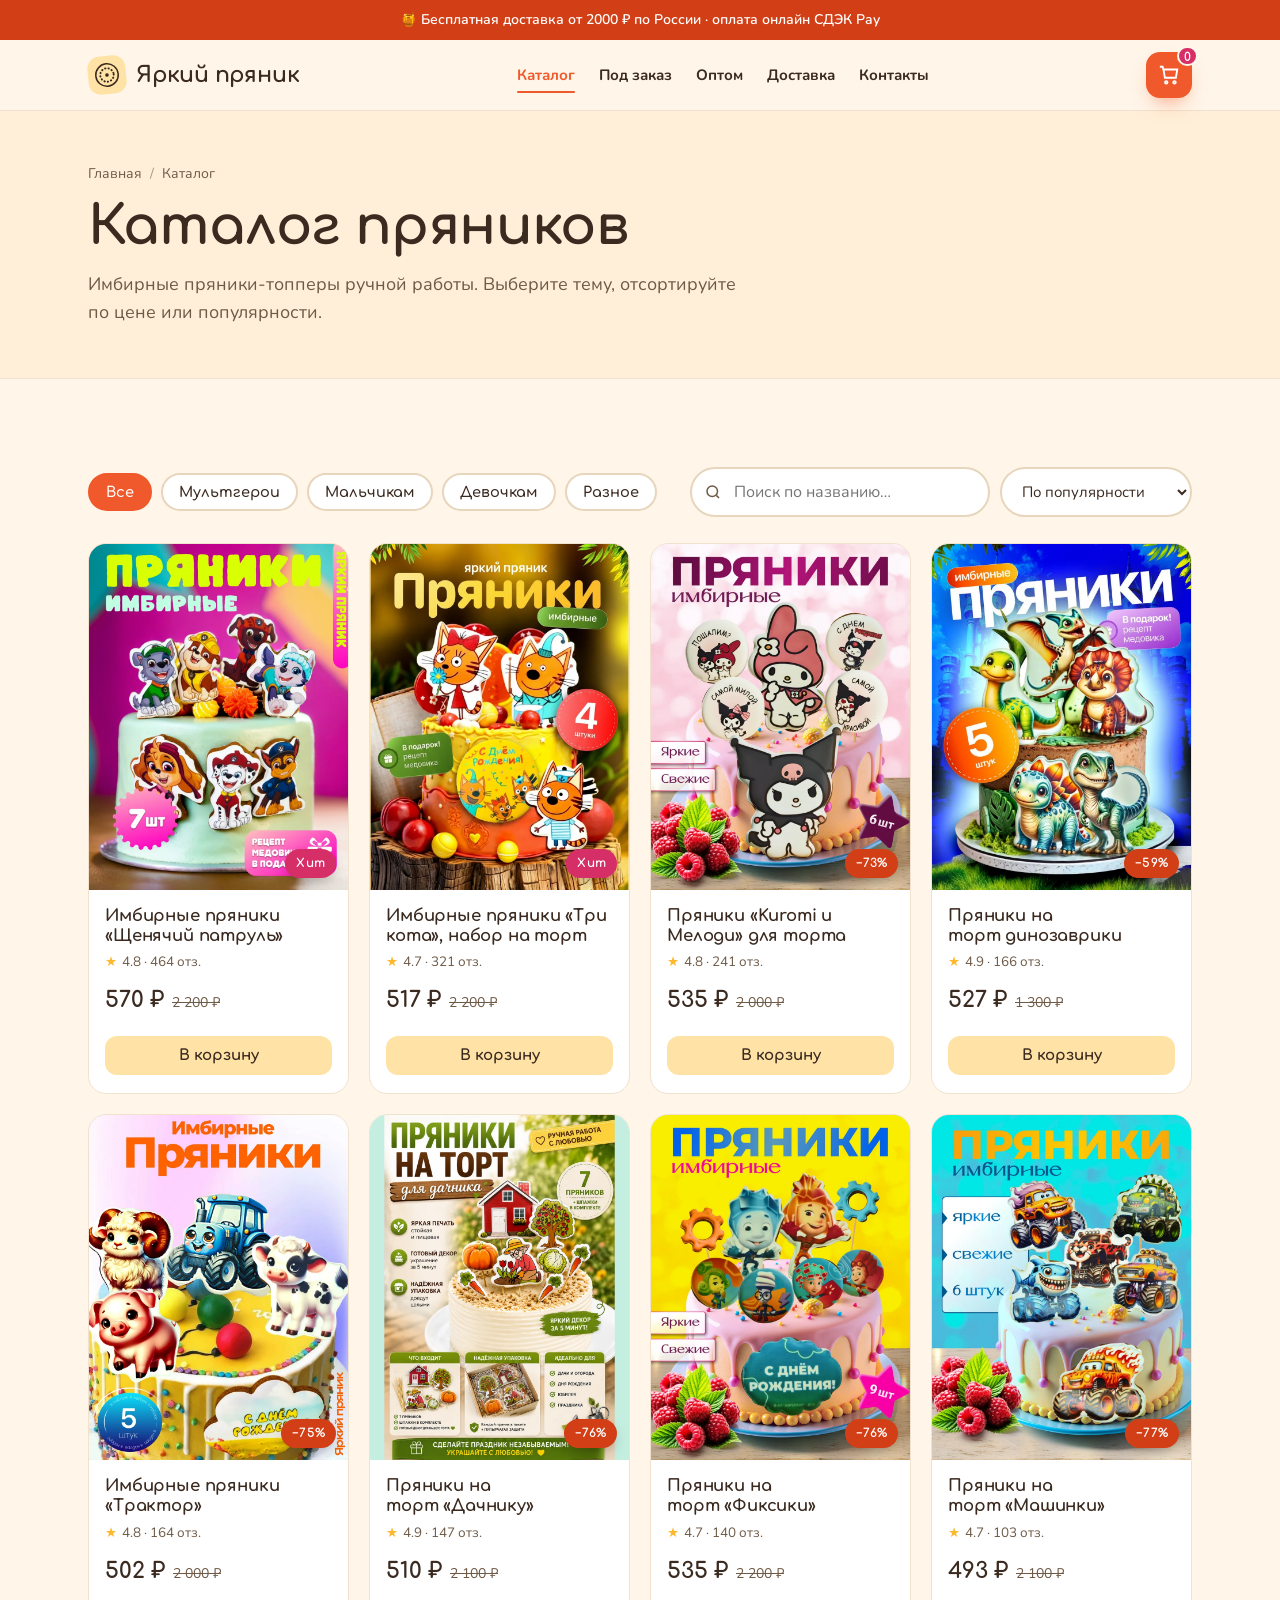
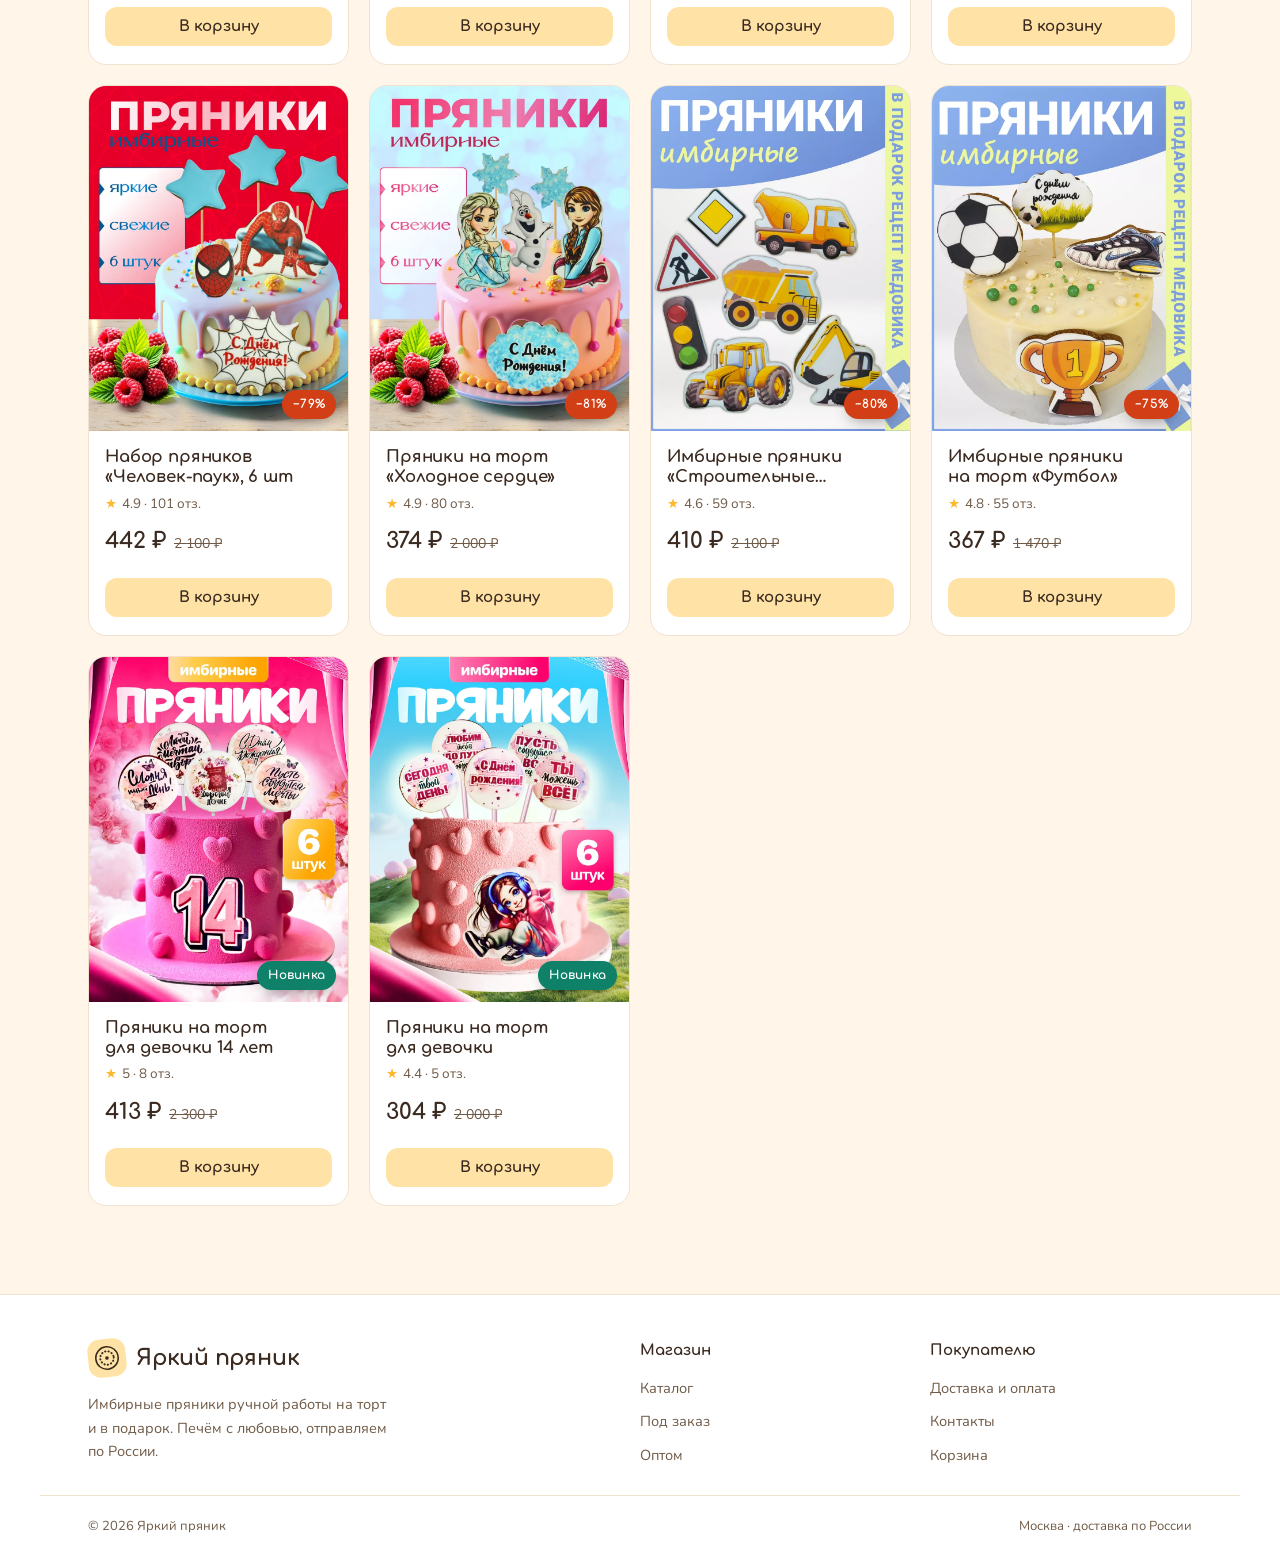
<file: catalog.html>
<!doctype html>
<html lang="ru">
<head>
<script>document.documentElement.classList.add("js")</script>
<meta charset="utf-8">
<meta name="viewport" content="width=device-width, initial-scale=1">
<link rel="icon" href='data:image/svg+xml,<svg xmlns="http://www.w3.org/2000/svg" viewBox="0 0 100 100"><circle cx="50" cy="50" r="46" fill="%23F0592B"/><circle cx="50" cy="50" r="30" fill="none" stroke="%23FFE3A6" stroke-width="6" stroke-dasharray="1 12" stroke-linecap="round"/><circle cx="50" cy="50" r="9" fill="%23FFE3A6"/></svg>'>
<title>Каталог — Яркий пряник</title>
<meta name="description" content="Каталог имбирных пряников на торт: мультгерои, мальчикам, девочкам. Фильтры, поиск и сортировка. Доставка СДЭК по России.">
<meta property="og:type" content="website">
<meta property="og:site_name" content="Яркий пряник">
<meta property="og:locale" content="ru_RU">
<meta property="og:title" content="Каталог — Яркий пряник">
<meta property="og:description" content="Каталог имбирных пряников на торт: мультгерои, мальчикам, девочкам. Фильтры, поиск и сортировка. Доставка СДЭК по России.">
<meta property="og:image" content="media/products/174032047.webp">
<meta name="twitter:card" content="summary_large_image">
<meta name="twitter:title" content="Каталог — Яркий пряник">
<meta name="twitter:description" content="Каталог имбирных пряников на торт: мультгерои, мальчикам, девочкам. Фильтры, поиск и сортировка. Доставка СДЭК по России.">
<meta name="twitter:image" content="media/products/174032047.webp">
<meta name="theme-color" content="#F0592B">
<link rel="preconnect" href="https://fonts.googleapis.com">
<link rel="preconnect" href="https://fonts.gstatic.com" crossorigin>
<link rel="preload" as="style" href="https://fonts.googleapis.com/css2?family=Comfortaa:wght@500;600;700&family=Nunito:wght@400;500;600;700;800&display=swap" onload="this.onload=null;this.rel='stylesheet'">
<noscript><link rel="stylesheet" href="https://fonts.googleapis.com/css2?family=Comfortaa:wght@500;600;700&family=Nunito:wght@400;500;600;700;800&display=swap"></noscript>
<link rel="stylesheet" href="assets/css/styles.css?v=20260707d">
</head>
<body>
<a class="skip-link" href="#main">К содержимому</a>

<div class="promo">🍯 Бесплатная доставка от 2000 ₽ по России · оплата онлайн СДЭК Pay</div>
<header class="top">
  <div class="wrap nav">
    <a class="brand" href="index.html" aria-label="Яркий пряник — на главную">
      <span class="brand-seal" aria-hidden="true"><svg viewBox="0 0 40 40" fill="none" stroke="currentColor" stroke-width="2"><circle cx="20" cy="20" r="15"/><circle cx="20" cy="20" r="9" stroke-dasharray="0.5 4" stroke-linecap="round" stroke-width="2.6"/><circle cx="20" cy="20" r="2.4" fill="currentColor" stroke="none"/></svg></span>
      Яркий пряник
    </a>
    <nav class="nav-links" aria-label="Основная навигация">
      <a href="catalog.html" data-nav>Каталог</a>
      <a href="custom.html" data-nav>Под заказ</a>
      <a href="corporate.html" data-nav>Оптом</a>
      <a href="delivery.html" data-nav>Доставка</a>
      <a href="contacts.html" data-nav>Контакты</a>
    </nav>
    <div class="nav-right">
      <a class="cart-btn" href="cart.html" aria-label="Корзина">
        <svg viewBox="0 0 24 24" fill="none" stroke="currentColor" stroke-width="2" aria-hidden="true"><path d="M6 6h15l-1.5 9h-12z"/><path d="M6 6L5 3H2"/><circle cx="9" cy="20" r="1.4"/><circle cx="18" cy="20" r="1.4"/></svg>
        <span class="cart-count" hidden>0</span>
      </a>
      <button class="burger" id="burger" aria-label="Меню" aria-expanded="false" aria-controls="mobileNav"><span></span><span></span><span></span></button>
    </div>
  </div>
</header>
<nav class="mobile-nav" id="mobileNav" aria-label="Мобильное меню">
  <a href="catalog.html" data-nav>Каталог</a><a href="custom.html" data-nav>Под заказ</a><a href="corporate.html" data-nav>Оптом</a><a href="delivery.html" data-nav>Доставка и оплата</a><a href="contacts.html" data-nav>Контакты</a>
</nav>

<section class="page-hero">
  <div class="wrap">
    <nav class="crumbs" aria-label="Хлебные крошки"><a href="index.html">Главная</a><span>/</span>Каталог</nav>
    <h1>Каталог пряников</h1>
    <p>Имбирные пряники-топперы ручной работы. Выберите тему, отсортируйте по цене или популярности.</p>
  </div>
</section>

<main id="main">
  <section class="catalog">
    <div class="wrap">
      <div class="toolbar">
        <div class="chips" id="chips" role="tablist" aria-label="Фильтр по категориям">
          <button class="chip is-active" data-cat="all">Все</button>
          <button class="chip" data-cat="hero">Мультгерои</button>
          <button class="chip" data-cat="boy">Мальчикам</button>
          <button class="chip" data-cat="girl">Девочкам</button>
          <button class="chip" data-cat="other">Разное</button>
        </div>
        <div class="tools-right">
          <div class="search">
            <svg viewBox="0 0 24 24" fill="none" stroke="currentColor" stroke-width="2" aria-hidden="true"><circle cx="11" cy="11" r="7"/><path d="M20 20l-3.5-3.5"/></svg>
            <input id="search" type="search" placeholder="Поиск по названию…" aria-label="Поиск по каталогу">
          </div>
          <select class="sort" id="sort" aria-label="Сортировка">
            <option value="pop">По популярности</option>
            <option value="cheap">Сначала дешевле</option>
            <option value="exp">Сначала дороже</option>
            <option value="disc">По размеру скидки</option>
          </select>
        </div>
      </div>
      <div class="product-grid" id="grid" aria-live="polite"></div>
      <p class="empty" id="empty" hidden>Ничего не нашлось — попробуйте другой запрос или категорию.</p>
    </div>
  </section>
</main>

<footer class="foot">
  <div class="wrap foot-in">
    <div class="foot-brand">
      <a class="brand" href="index.html"><span class="brand-seal" aria-hidden="true"><svg viewBox="0 0 40 40" fill="none" stroke="currentColor" stroke-width="2"><circle cx="20" cy="20" r="15"/><circle cx="20" cy="20" r="9" stroke-dasharray="0.5 4" stroke-linecap="round" stroke-width="2.6"/><circle cx="20" cy="20" r="2.4" fill="currentColor" stroke="none"/></svg></span>Яркий пряник</a>
      <p>Имбирные пряники ручной работы на торт и в подарок. Печём с любовью, отправляем по России.</p>
    </div>
    <nav class="foot-col" aria-label="Магазин"><b>Магазин</b><a href="catalog.html">Каталог</a><a href="custom.html">Под заказ</a><a href="corporate.html">Оптом</a></nav>
    <nav class="foot-col" aria-label="Покупателю"><b>Покупателю</b><a href="delivery.html">Доставка и оплата</a><a href="contacts.html">Контакты</a><a href="cart.html">Корзина</a></nav>
  </div>
  <div class="wrap foot-bottom"><small>© <span data-year>2026</span> Яркий пряник</small><small>Москва · доставка по России</small></div>
</footer>

<script src="assets/js/products.js?v=20260707d"></script>
<script src="assets/js/app.js?v=20260707d" onerror="document.querySelectorAll('.reveal').forEach(e=>e.classList.add('in'))"></script>
<script>
  const grid = document.getElementById('grid'), empty = document.getElementById('empty');
  const state = { cat: new URLSearchParams(location.search).get('cat') || 'all', q: '', sort: 'pop' };
  function apply() {
    let items = YP.products.filter(p =>
      (state.cat === 'all' || p.cat === state.cat) &&
      (!state.q || p.name.toLowerCase().includes(state.q)));
    const s = state.sort;
    items.sort((a, b) => s === 'cheap' ? a.price - b.price : s === 'exp' ? b.price - a.price
      : s === 'disc' ? (b.disc || 0) - (a.disc || 0) : (b.reviews || 0) - (a.reviews || 0));
    grid.innerHTML = items.map(YP.cardHTML).join('');
    empty.hidden = items.length > 0;
    document.querySelectorAll('.chip').forEach(c => c.classList.toggle('is-active', c.dataset.cat === state.cat));
  }
  document.getElementById('chips').addEventListener('click', e => {
    const b = e.target.closest('.chip'); if (!b) return; state.cat = b.dataset.cat; apply();
  });
  document.getElementById('search').addEventListener('input', e => { state.q = e.target.value.trim().toLowerCase(); apply(); });
  document.getElementById('sort').addEventListener('change', e => { state.sort = e.target.value; apply(); });
  apply();
</script>
</body>
</html>
</file>
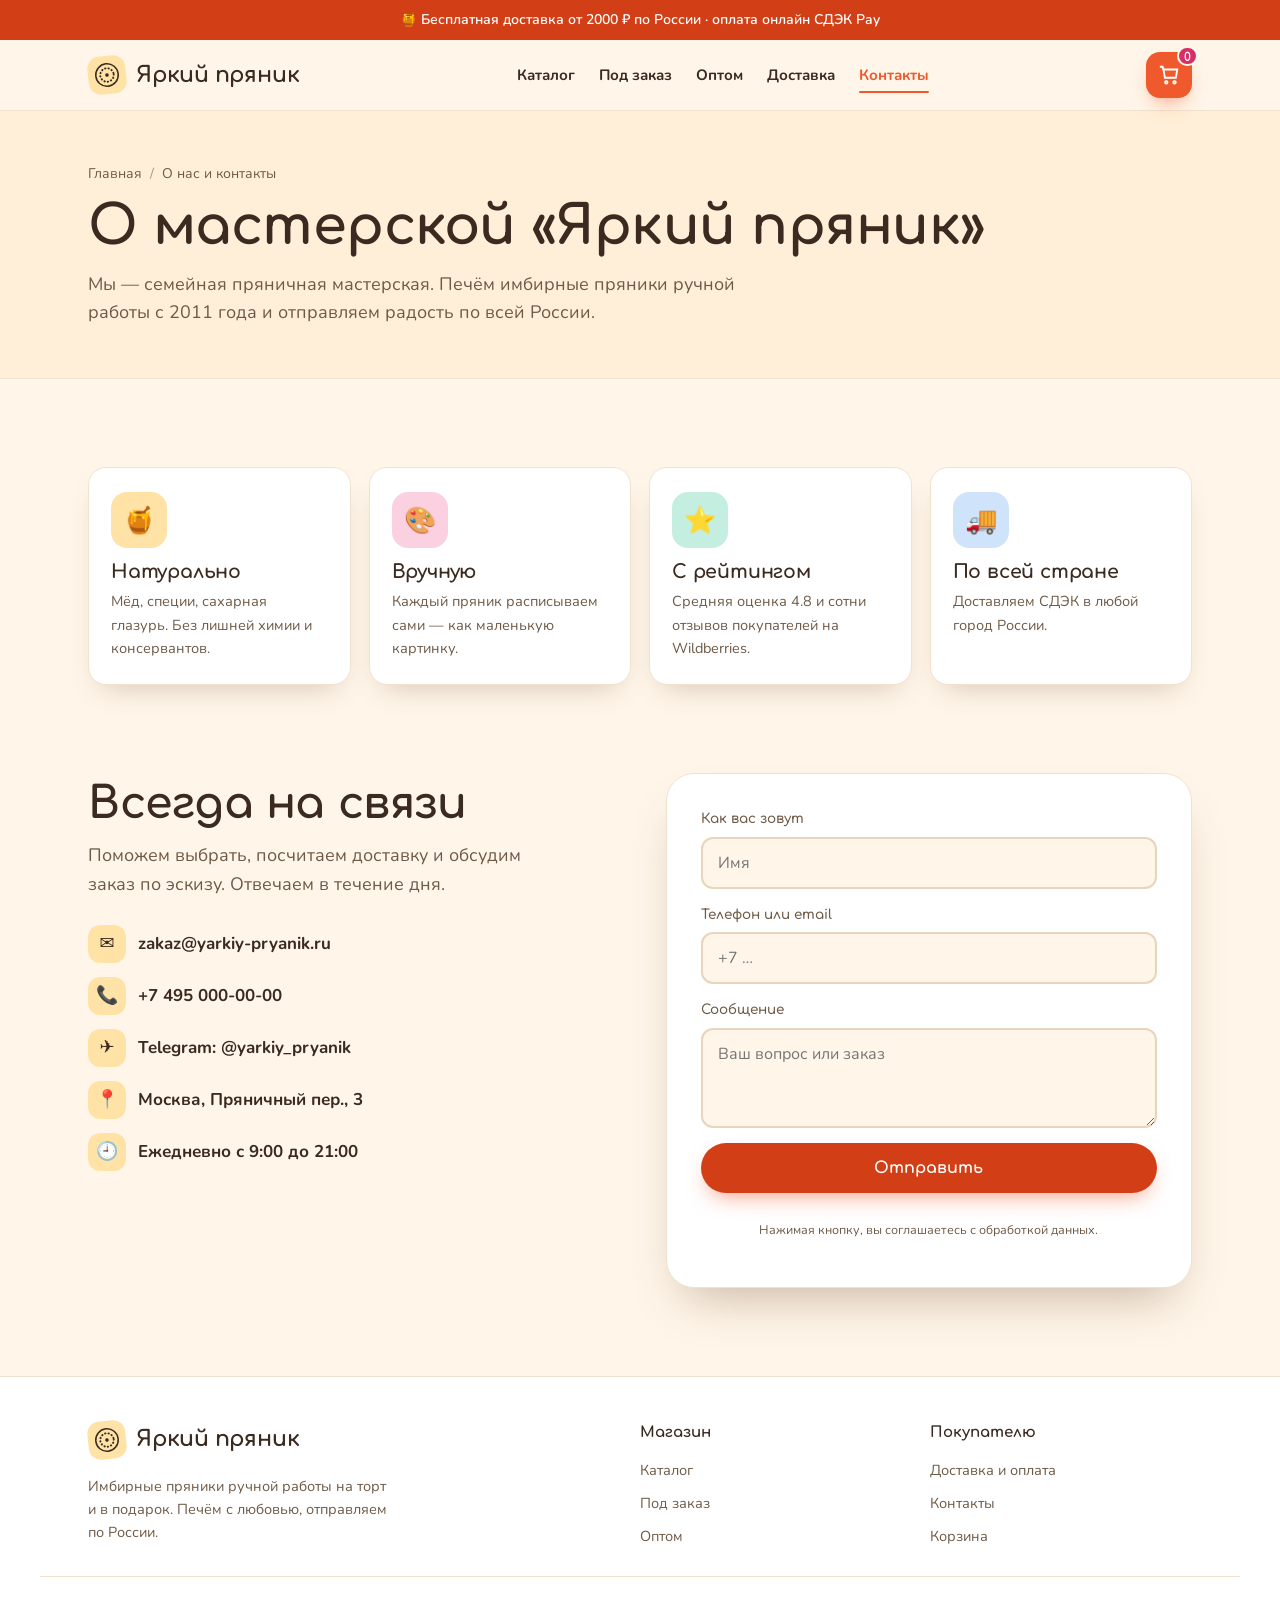
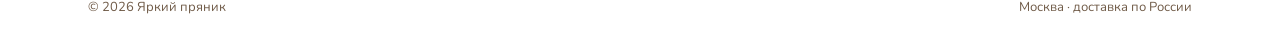
<file: contacts.html>
<!doctype html>
<html lang="ru">
<head>
<script>document.documentElement.classList.add("js")</script>
<meta charset="utf-8">
<meta name="viewport" content="width=device-width, initial-scale=1">
<link rel="icon" href='data:image/svg+xml,<svg xmlns="http://www.w3.org/2000/svg" viewBox="0 0 100 100"><circle cx="50" cy="50" r="46" fill="%23F0592B"/><circle cx="50" cy="50" r="30" fill="none" stroke="%23FFE3A6" stroke-width="6" stroke-dasharray="1 12" stroke-linecap="round"/><circle cx="50" cy="50" r="9" fill="%23FFE3A6"/></svg>'>
<title>О нас и контакты — Яркий пряник</title>
<meta name="description" content="О мастерской «Яркий пряник» и контакты: телефон, email, Telegram, адрес в Москве. Пишите — поможем с заказом.">
<meta property="og:type" content="website">
<meta property="og:site_name" content="Яркий пряник">
<meta property="og:locale" content="ru_RU">
<meta property="og:title" content="О нас и контакты — Яркий пряник">
<meta property="og:description" content="О мастерской «Яркий пряник» и контакты: телефон, email, Telegram, адрес в Москве. Пишите — поможем с заказом.">
<meta property="og:image" content="media/products/174032047.webp">
<meta name="twitter:card" content="summary_large_image">
<meta name="twitter:title" content="О нас и контакты — Яркий пряник">
<meta name="twitter:description" content="О мастерской «Яркий пряник» и контакты: телефон, email, Telegram, адрес в Москве. Пишите — поможем с заказом.">
<meta name="twitter:image" content="media/products/174032047.webp">
<meta name="theme-color" content="#F0592B">
<link rel="preconnect" href="https://fonts.googleapis.com">
<link rel="preconnect" href="https://fonts.gstatic.com" crossorigin>
<link rel="preload" as="style" href="https://fonts.googleapis.com/css2?family=Comfortaa:wght@500;600;700&family=Nunito:wght@400;500;600;700;800&display=swap" onload="this.onload=null;this.rel='stylesheet'">
<noscript><link rel="stylesheet" href="https://fonts.googleapis.com/css2?family=Comfortaa:wght@500;600;700&family=Nunito:wght@400;500;600;700;800&display=swap"></noscript>
<link rel="stylesheet" href="assets/css/styles.css?v=20260707d">
</head>
<body>
<a class="skip-link" href="#main">К содержимому</a>

<div class="promo">🍯 Бесплатная доставка от 2000 ₽ по России · оплата онлайн СДЭК Pay</div>
<header class="top">
  <div class="wrap nav">
    <a class="brand" href="index.html" aria-label="Яркий пряник — на главную">
      <span class="brand-seal" aria-hidden="true"><svg viewBox="0 0 40 40" fill="none" stroke="currentColor" stroke-width="2"><circle cx="20" cy="20" r="15"/><circle cx="20" cy="20" r="9" stroke-dasharray="0.5 4" stroke-linecap="round" stroke-width="2.6"/><circle cx="20" cy="20" r="2.4" fill="currentColor" stroke="none"/></svg></span>
      Яркий пряник
    </a>
    <nav class="nav-links" aria-label="Основная навигация">
      <a href="catalog.html" data-nav>Каталог</a><a href="custom.html" data-nav>Под заказ</a><a href="corporate.html" data-nav>Оптом</a><a href="delivery.html" data-nav>Доставка</a><a href="contacts.html" data-nav>Контакты</a>
    </nav>
    <div class="nav-right">
      <a class="cart-btn" href="cart.html" aria-label="Корзина">
        <svg viewBox="0 0 24 24" fill="none" stroke="currentColor" stroke-width="2" aria-hidden="true"><path d="M6 6h15l-1.5 9h-12z"/><path d="M6 6L5 3H2"/><circle cx="9" cy="20" r="1.4"/><circle cx="18" cy="20" r="1.4"/></svg>
        <span class="cart-count" hidden>0</span>
      </a>
      <button class="burger" id="burger" aria-label="Меню" aria-expanded="false" aria-controls="mobileNav"><span></span><span></span><span></span></button>
    </div>
  </div>
</header>
<nav class="mobile-nav" id="mobileNav" aria-label="Мобильное меню">
  <a href="catalog.html" data-nav>Каталог</a><a href="custom.html" data-nav>Под заказ</a><a href="corporate.html" data-nav>Оптом</a><a href="delivery.html" data-nav>Доставка и оплата</a><a href="contacts.html" data-nav>Контакты</a>
</nav>

<section class="page-hero">
  <div class="wrap">
    <nav class="crumbs" aria-label="Хлебные крошки"><a href="index.html">Главная</a><span>/</span>О нас и контакты</nav>
    <h1>О мастерской «Яркий пряник»</h1>
    <p>Мы — семейная пряничная мастерская. Печём имбирные пряники ручной работы с 2011 года и отправляем радость по всей России.</p>
  </div>
</section>

<main id="main">
  <section>
    <div class="wrap">
      <div class="grid-4">
        <div class="info-card reveal"><span class="ic-ico t-honey">🍯</span><h3>Натурально</h3><p>Мёд, специи, сахарная глазурь. Без лишней химии и консервантов.</p></div>
        <div class="info-card reveal"><span class="ic-ico t-berry">🎨</span><h3>Вручную</h3><p>Каждый пряник расписываем сами — как маленькую картинку.</p></div>
        <div class="info-card reveal"><span class="ic-ico t-mint">⭐</span><h3>С рейтингом</h3><p>Средняя оценка 4.8 и сотни отзывов покупателей на Wildberries.</p></div>
        <div class="info-card reveal"><span class="ic-ico t-blue">🚚</span><h3>По всей стране</h3><p>Доставляем СДЭК в любой город России.</p></div>
      </div>
    </div>
  </section>

  <section style="padding-top:0">
    <div class="wrap contact-grid">
      <div class="reveal">
        <h2 style="font-size:clamp(28px,4vw,44px);margin-top:8px">Всегда на связи</h2>
        <p class="lede" style="color:var(--muted);font-size:18px;margin-top:14px;max-width:40ch">Поможем выбрать, посчитаем доставку и обсудим заказ по эскизу. Отвечаем в течение дня.</p>
        <ul class="contact-list">
          <li><span class="cl-ico">✉️</span><a href="mailto:zakaz@yarkiy-pryanik.ru">zakaz@yarkiy-pryanik.ru</a></li>
          <li><span class="cl-ico">📞</span><a href="tel:+74950000000">+7 495 000-00-00</a></li>
          <li><span class="cl-ico">✈️</span><a href="#">Telegram: @yarkiy_pryanik</a></li>
          <li><span class="cl-ico">📍</span><span>Москва, Пряничный пер., 3</span></li>
          <li><span class="cl-ico">🕘</span><span>Ежедневно с 9:00 до 21:00</span></li>
        </ul>
      </div>
      <form class="form-card reveal" id="contactForm">
        <div class="field"><label for="cn">Как вас зовут</label><input id="cn" type="text" placeholder="Имя" required></div>
        <div class="field"><label for="cc">Телефон или email</label><input id="cc" type="text" placeholder="+7 …" required></div>
        <div class="field"><label for="cm">Сообщение</label><textarea id="cm" placeholder="Ваш вопрос или заказ"></textarea></div>
        <button class="btn primary block" type="submit">Отправить</button>
        <p class="form-note">Нажимая кнопку, вы соглашаетесь с обработкой данных.</p>
      </form>
    </div>
  </section>
</main>

<footer class="foot">
  <div class="wrap foot-in">
    <div class="foot-brand">
      <a class="brand" href="index.html"><span class="brand-seal" aria-hidden="true"><svg viewBox="0 0 40 40" fill="none" stroke="currentColor" stroke-width="2"><circle cx="20" cy="20" r="15"/><circle cx="20" cy="20" r="9" stroke-dasharray="0.5 4" stroke-linecap="round" stroke-width="2.6"/><circle cx="20" cy="20" r="2.4" fill="currentColor" stroke="none"/></svg></span>Яркий пряник</a>
      <p>Имбирные пряники ручной работы на торт и в подарок. Печём с любовью, отправляем по России.</p>
    </div>
    <nav class="foot-col" aria-label="Магазин"><b>Магазин</b><a href="catalog.html">Каталог</a><a href="custom.html">Под заказ</a><a href="corporate.html">Оптом</a></nav>
    <nav class="foot-col" aria-label="Покупателю"><b>Покупателю</b><a href="delivery.html">Доставка и оплата</a><a href="contacts.html">Контакты</a><a href="cart.html">Корзина</a></nav>
  </div>
  <div class="wrap foot-bottom"><small>© <span data-year>2026</span> Яркий пряник</small><small>Москва · доставка по России</small></div>
</footer>

<script src="assets/js/products.js?v=20260707d"></script>
<script src="assets/js/app.js?v=20260707d" onerror="document.querySelectorAll('.reveal').forEach(e=>e.classList.add('in'))"></script>
<script>document.getElementById('contactForm').addEventListener('submit', e => { e.preventDefault(); toast('Спасибо! Сообщение отправлено 🍪'); e.target.reset(); });</script>
</body>
</html>
</file>
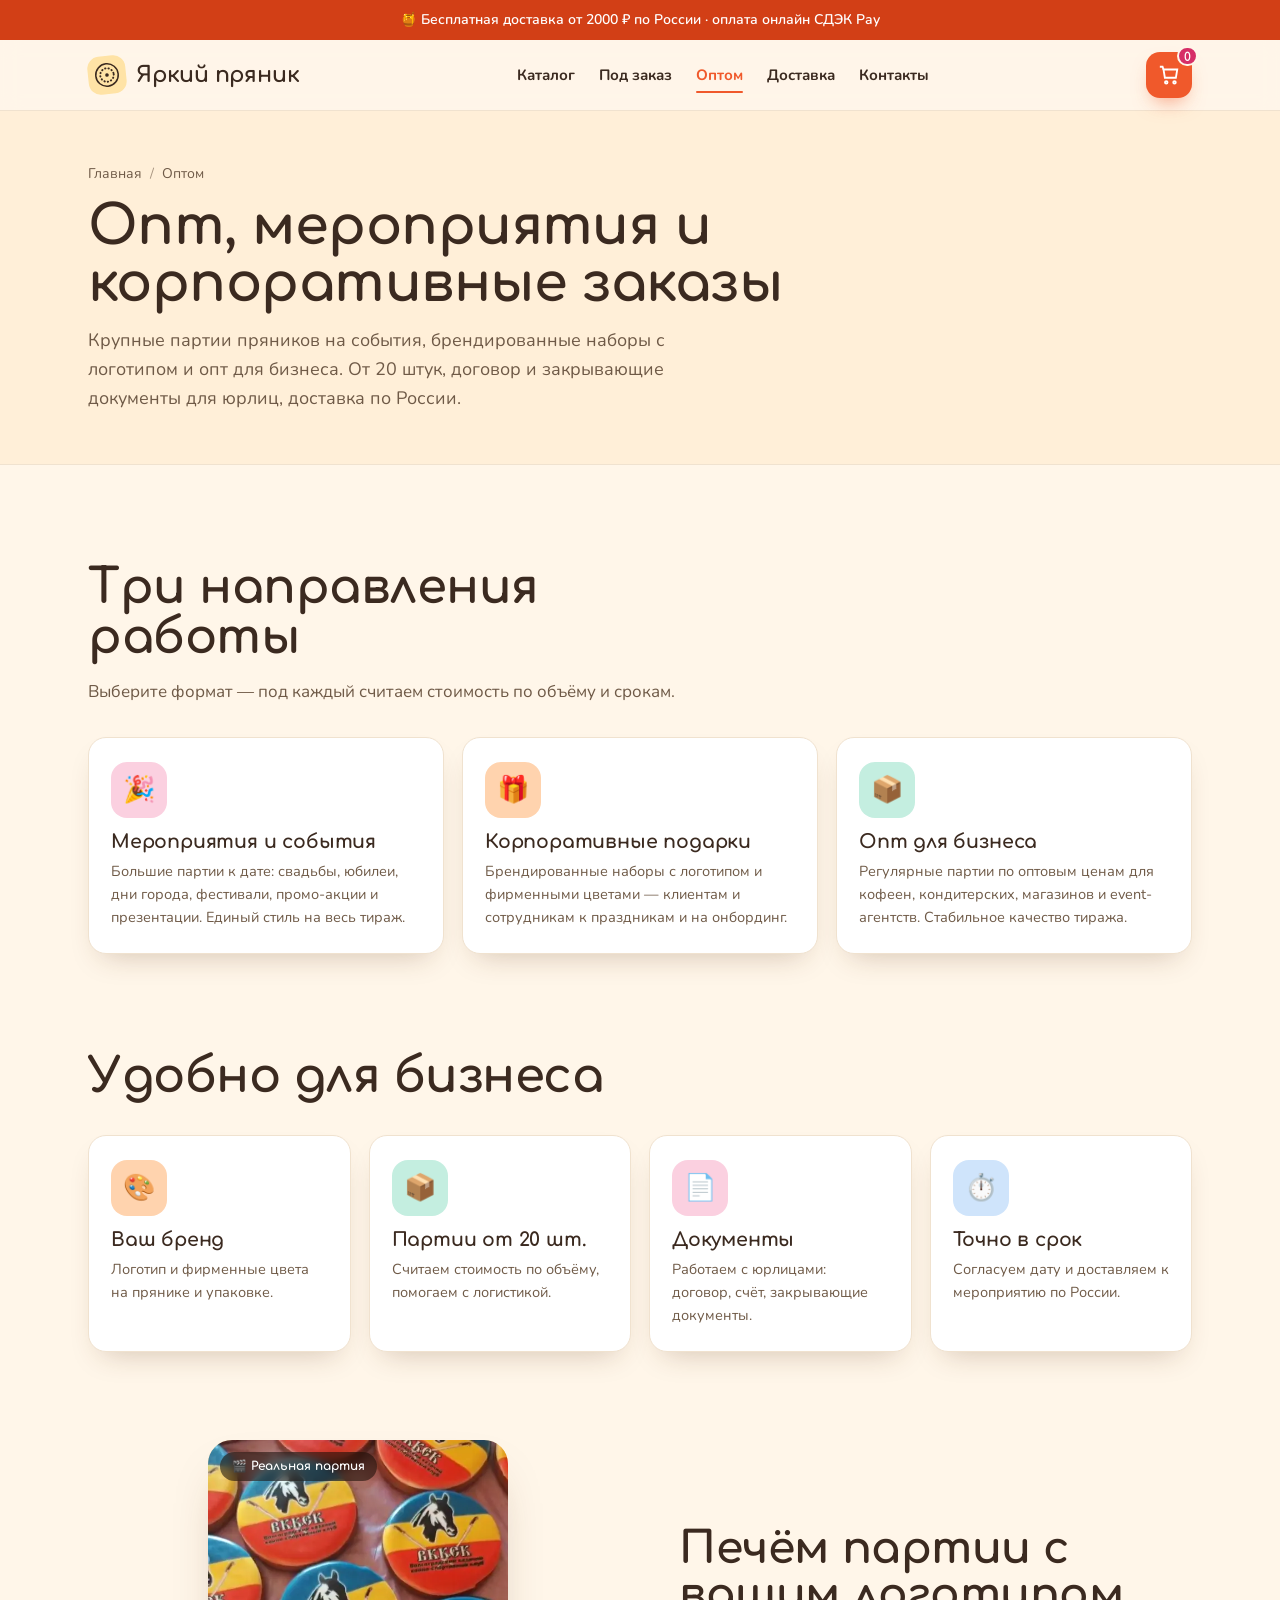
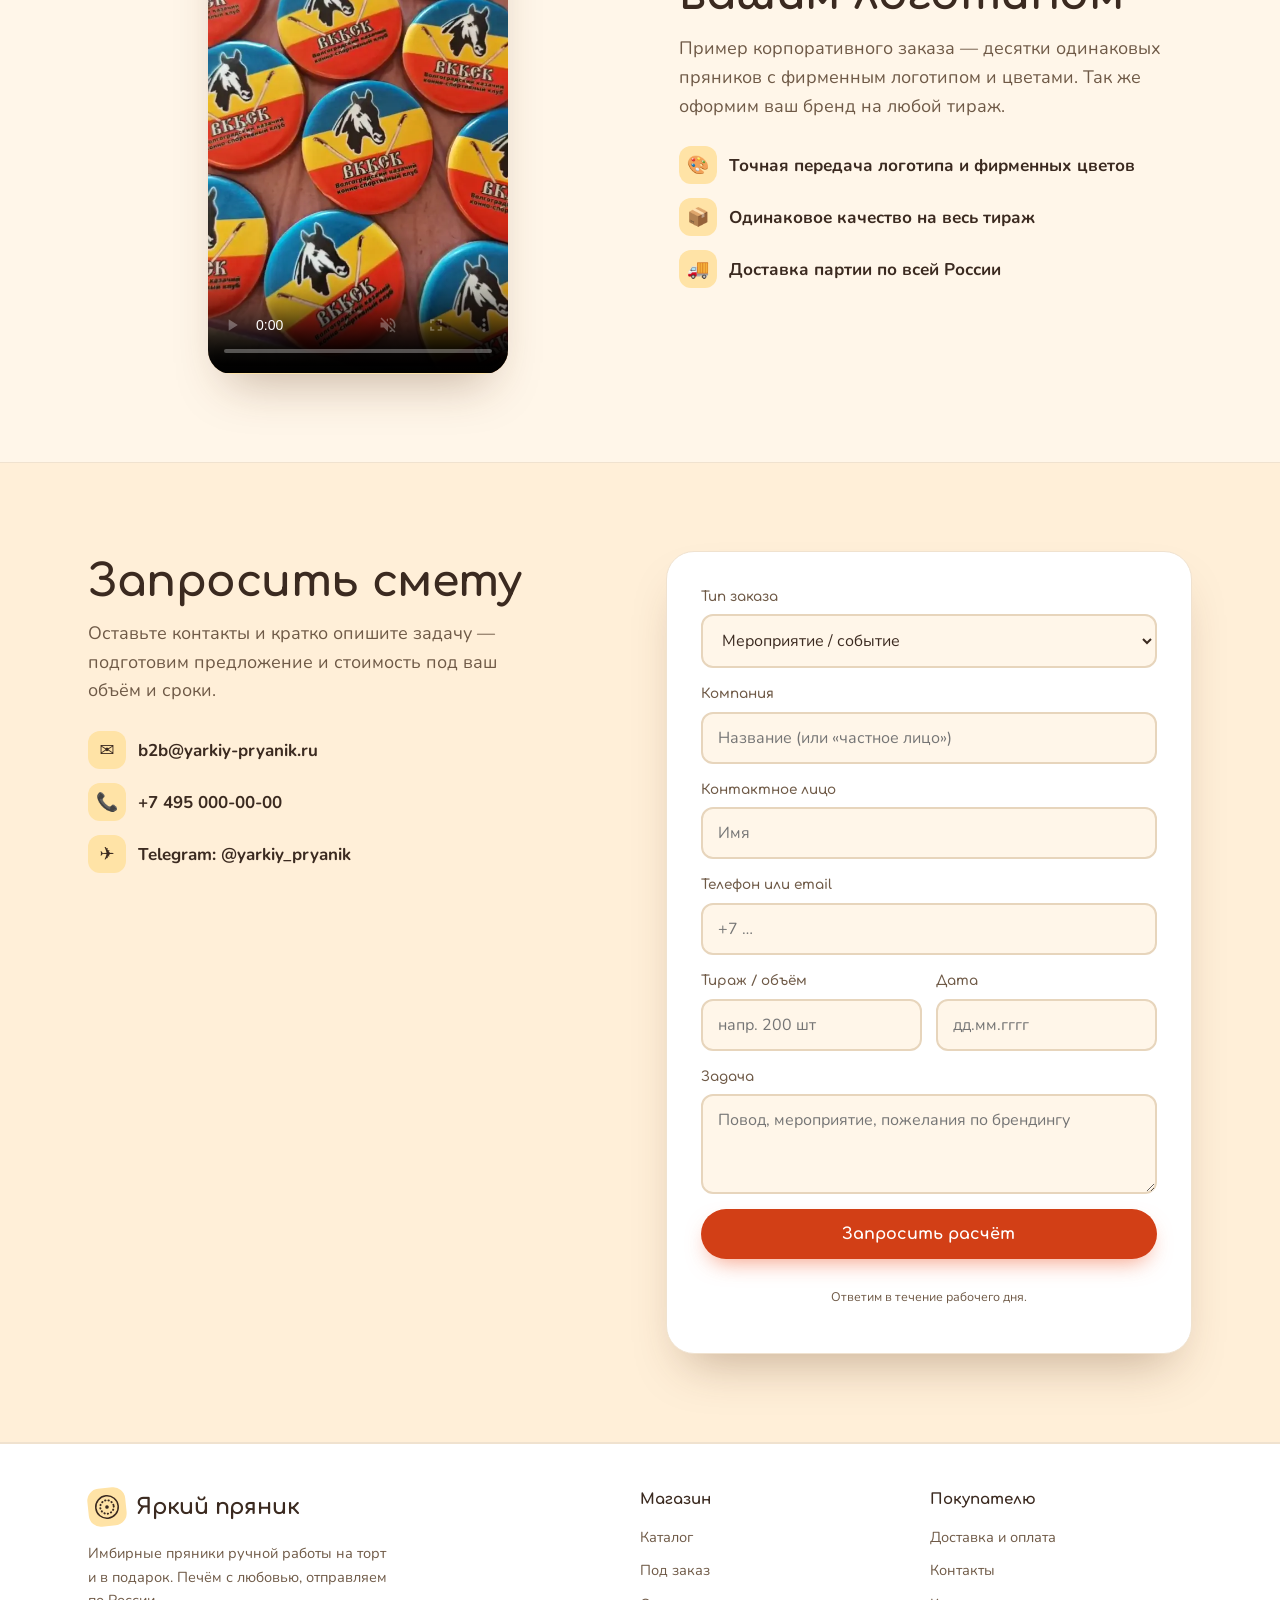
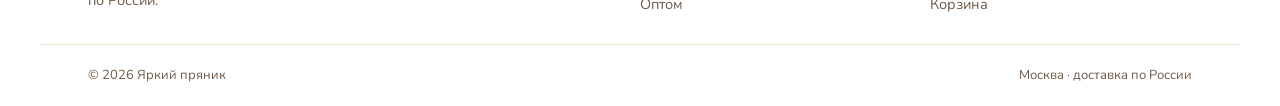
<file: corporate.html>
<!doctype html>
<html lang="ru">
<head>
<script>document.documentElement.classList.add("js")</script>
<meta charset="utf-8">
<meta name="viewport" content="width=device-width, initial-scale=1">
<link rel="icon" href='data:image/svg+xml,<svg xmlns="http://www.w3.org/2000/svg" viewBox="0 0 100 100"><circle cx="50" cy="50" r="46" fill="%23F0592B"/><circle cx="50" cy="50" r="30" fill="none" stroke="%23FFE3A6" stroke-width="6" stroke-dasharray="1 12" stroke-linecap="round"/><circle cx="50" cy="50" r="9" fill="%23FFE3A6"/></svg>'>
<title>Опт, мероприятия и корпоративные заказы — Яркий пряник</title>
<meta name="description" content="Пряники оптом: крупные партии на мероприятия, корпоративные подарки с логотипом и опт для бизнеса. Партии от 20 штук, договор и документы для юрлиц, доставка по России.">
<meta property="og:type" content="website">
<meta property="og:site_name" content="Яркий пряник">
<meta property="og:locale" content="ru_RU">
<meta property="og:title" content="Опт, мероприятия и корпоративные заказы — Яркий пряник">
<meta property="og:description" content="Пряники оптом: крупные партии на мероприятия, корпоративные подарки с логотипом и опт для бизнеса. Партии от 20 штук, договор и документы для юрлиц, доставка по России.">
<meta property="og:image" content="media/products/174032047.webp">
<meta name="twitter:card" content="summary_large_image">
<meta name="twitter:title" content="Опт, мероприятия и корпоративные заказы — Яркий пряник">
<meta name="twitter:description" content="Пряники оптом: крупные партии на мероприятия, корпоративные подарки с логотипом и опт для бизнеса. Партии от 20 штук, договор и документы для юрлиц, доставка по России.">
<meta name="twitter:image" content="media/products/174032047.webp">
<meta name="theme-color" content="#F0592B">
<link rel="preconnect" href="https://fonts.googleapis.com">
<link rel="preconnect" href="https://fonts.gstatic.com" crossorigin>
<link rel="preload" as="style" href="https://fonts.googleapis.com/css2?family=Comfortaa:wght@500;600;700&family=Nunito:wght@400;500;600;700;800&display=swap" onload="this.onload=null;this.rel='stylesheet'">
<noscript><link rel="stylesheet" href="https://fonts.googleapis.com/css2?family=Comfortaa:wght@500;600;700&family=Nunito:wght@400;500;600;700;800&display=swap"></noscript>
<link rel="stylesheet" href="assets/css/styles.css?v=20260707d">
</head>
<body>
<a class="skip-link" href="#main">К содержимому</a>

<div class="promo">🍯 Бесплатная доставка от 2000 ₽ по России · оплата онлайн СДЭК Pay</div>
<header class="top">
  <div class="wrap nav">
    <a class="brand" href="index.html" aria-label="Яркий пряник — на главную">
      <span class="brand-seal" aria-hidden="true"><svg viewBox="0 0 40 40" fill="none" stroke="currentColor" stroke-width="2"><circle cx="20" cy="20" r="15"/><circle cx="20" cy="20" r="9" stroke-dasharray="0.5 4" stroke-linecap="round" stroke-width="2.6"/><circle cx="20" cy="20" r="2.4" fill="currentColor" stroke="none"/></svg></span>
      Яркий пряник
    </a>
    <nav class="nav-links" aria-label="Основная навигация">
      <a href="catalog.html" data-nav>Каталог</a><a href="custom.html" data-nav>Под заказ</a><a href="corporate.html" data-nav>Оптом</a><a href="delivery.html" data-nav>Доставка</a><a href="contacts.html" data-nav>Контакты</a>
    </nav>
    <div class="nav-right">
      <a class="cart-btn" href="cart.html" aria-label="Корзина">
        <svg viewBox="0 0 24 24" fill="none" stroke="currentColor" stroke-width="2" aria-hidden="true"><path d="M6 6h15l-1.5 9h-12z"/><path d="M6 6L5 3H2"/><circle cx="9" cy="20" r="1.4"/><circle cx="18" cy="20" r="1.4"/></svg>
        <span class="cart-count" hidden>0</span>
      </a>
      <button class="burger" id="burger" aria-label="Меню" aria-expanded="false" aria-controls="mobileNav"><span></span><span></span><span></span></button>
    </div>
  </div>
</header>
<nav class="mobile-nav" id="mobileNav" aria-label="Мобильное меню">
  <a href="catalog.html" data-nav>Каталог</a><a href="custom.html" data-nav>Под заказ</a><a href="corporate.html" data-nav>Оптом</a><a href="delivery.html" data-nav>Доставка и оплата</a><a href="contacts.html" data-nav>Контакты</a>
</nav>

<section class="page-hero">
  <div class="wrap">
    <nav class="crumbs" aria-label="Хлебные крошки"><a href="index.html">Главная</a><span>/</span>Оптом</nav>
    <h1>Опт, мероприятия и корпоративные заказы</h1>
    <p>Крупные партии пряников на события, брендированные наборы с логотипом и опт для бизнеса. От 20 штук, договор и закрывающие документы для юрлиц, доставка по России.</p>
  </div>
</section>

<main id="main">
  <section>
    <div class="wrap">
      <div class="sec-head reveal"><h2>Три направления работы</h2><p>Выберите формат — под каждый считаем стоимость по объёму и срокам.</p></div>
      <div class="grid-3">
        <div class="info-card reveal"><span class="ic-ico t-berry">🎉</span><h3>Мероприятия и события</h3><p>Большие партии к дате: свадьбы, юбилеи, дни города, фестивали, промо-акции и презентации. Единый стиль на весь тираж.</p></div>
        <div class="info-card reveal"><span class="ic-ico t-orange">🎁</span><h3>Корпоративные подарки</h3><p>Брендированные наборы с логотипом и фирменными цветами — клиентам и сотрудникам к праздникам и на онбординг.</p></div>
        <div class="info-card reveal"><span class="ic-ico t-mint">📦</span><h3>Опт для бизнеса</h3><p>Регулярные партии по оптовым ценам для кофеен, кондитерских, магазинов и event-агентств. Стабильное качество тиража.</p></div>
      </div>
    </div>
  </section>

  <section style="padding-top:0">
    <div class="wrap">
      <div class="sec-head reveal"><h2>Удобно для бизнеса</h2></div>
      <div class="grid-4">
        <div class="info-card reveal"><span class="ic-ico t-orange">🎨</span><h3>Ваш бренд</h3><p>Логотип и фирменные цвета на прянике и упаковке.</p></div>
        <div class="info-card reveal"><span class="ic-ico t-mint">📦</span><h3>Партии от 20 шт.</h3><p>Считаем стоимость по объёму, помогаем с логистикой.</p></div>
        <div class="info-card reveal"><span class="ic-ico t-berry">📄</span><h3>Документы</h3><p>Работаем с юрлицами: договор, счёт, закрывающие документы.</p></div>
        <div class="info-card reveal"><span class="ic-ico t-blue">⏱️</span><h3>Точно в срок</h3><p>Согласуем дату и доставляем к мероприятию по России.</p></div>
      </div>
    </div>
  </section>

  <section style="padding-top:0">
    <div class="wrap corp-home">
      <div class="video-frame reveal">
        <span class="vf-badge">🎬 Реальная партия</span>
        <video class="lazy-video" poster="media/video/corp-poster.webp" muted loop playsinline preload="none" data-src="media/video/corp.mp4" aria-label="Партия пряников с логотипом клуба"></video>
      </div>
      <div class="reveal">
        <h2 style="font-size:clamp(28px,4vw,44px)">Печём партии с вашим логотипом</h2>
        <p style="color:var(--muted);font-size:18px;margin:16px 0 20px;max-width:46ch">Пример корпоративного заказа — десятки одинаковых пряников с фирменным логотипом и цветами. Так же оформим ваш бренд на любой тираж.</p>
        <ul class="contact-list">
          <li><span class="cl-ico">🎨</span><span>Точная передача логотипа и фирменных цветов</span></li>
          <li><span class="cl-ico">📦</span><span>Одинаковое качество на весь тираж</span></li>
          <li><span class="cl-ico">🚚</span><span>Доставка партии по всей России</span></li>
        </ul>
      </div>
    </div>
  </section>

  <section class="corp" style="border-block:1px solid var(--line)">
    <div class="wrap contact-grid">
      <div class="reveal">
        <h2 style="font-size:clamp(28px,4vw,44px);margin-top:8px">Запросить смету</h2>
        <p class="lede" style="color:var(--muted);font-size:18px;margin-top:14px;max-width:42ch">Оставьте контакты и кратко опишите задачу — подготовим предложение и стоимость под ваш объём и сроки.</p>
        <ul class="contact-list">
          <li><span class="cl-ico">✉️</span><a href="mailto:b2b@yarkiy-pryanik.ru">b2b@yarkiy-pryanik.ru</a></li>
          <li><span class="cl-ico">📞</span><a href="tel:+74950000000">+7 495 000-00-00</a></li>
          <li><span class="cl-ico">✈️</span><a href="#">Telegram: @yarkiy_pryanik</a></li>
        </ul>
      </div>
      <form class="form-card reveal" id="corpForm">
        <div class="field"><label for="cty">Тип заказа</label>
          <select id="cty">
            <option value="event">Мероприятие / событие</option>
            <option value="gift">Корпоративные подарки с логотипом</option>
            <option value="wholesale">Опт для бизнеса</option>
            <option value="other">Другое</option>
          </select>
        </div>
        <div class="field"><label for="co">Компания</label><input id="co" type="text" placeholder="Название (или «частное лицо»)" required></div>
        <div class="field"><label for="cn">Контактное лицо</label><input id="cn" type="text" placeholder="Имя" required></div>
        <div class="field"><label for="cp">Телефон или email</label><input id="cp" type="text" placeholder="+7 …" required></div>
        <div class="two-col">
          <div class="field"><label for="cq">Тираж / объём</label><input id="cq" type="text" placeholder="напр. 200 шт"></div>
          <div class="field"><label for="cd">Дата</label><input id="cd" type="text" placeholder="дд.мм.гггг"></div>
        </div>
        <div class="field"><label for="ct">Задача</label><textarea id="ct" placeholder="Повод, мероприятие, пожелания по брендингу"></textarea></div>
        <button class="btn primary block" type="submit">Запросить расчёт</button>
        <p class="form-note">Ответим в течение рабочего дня.</p>
      </form>
    </div>
  </section>
</main>

<footer class="foot">
  <div class="wrap foot-in">
    <div class="foot-brand">
      <a class="brand" href="index.html"><span class="brand-seal" aria-hidden="true"><svg viewBox="0 0 40 40" fill="none" stroke="currentColor" stroke-width="2"><circle cx="20" cy="20" r="15"/><circle cx="20" cy="20" r="9" stroke-dasharray="0.5 4" stroke-linecap="round" stroke-width="2.6"/><circle cx="20" cy="20" r="2.4" fill="currentColor" stroke="none"/></svg></span>Яркий пряник</a>
      <p>Имбирные пряники ручной работы на торт и в подарок. Печём с любовью, отправляем по России.</p>
    </div>
    <nav class="foot-col" aria-label="Магазин"><b>Магазин</b><a href="catalog.html">Каталог</a><a href="custom.html">Под заказ</a><a href="corporate.html">Оптом</a></nav>
    <nav class="foot-col" aria-label="Покупателю"><b>Покупателю</b><a href="delivery.html">Доставка и оплата</a><a href="contacts.html">Контакты</a><a href="cart.html">Корзина</a></nav>
  </div>
  <div class="wrap foot-bottom"><small>© <span data-year>2026</span> Яркий пряник</small><small>Москва · доставка по России</small></div>
</footer>

<script src="assets/js/products.js?v=20260707d"></script>
<script src="assets/js/app.js?v=20260707d" onerror="document.querySelectorAll('.reveal').forEach(e=>e.classList.add('in'))"></script>
<script>document.getElementById('corpForm').addEventListener('submit', e => { e.preventDefault(); toast('Спасибо! Подготовим предложение и свяжемся 🎁'); e.target.reset(); });</script>
</body>
</html>
</file>
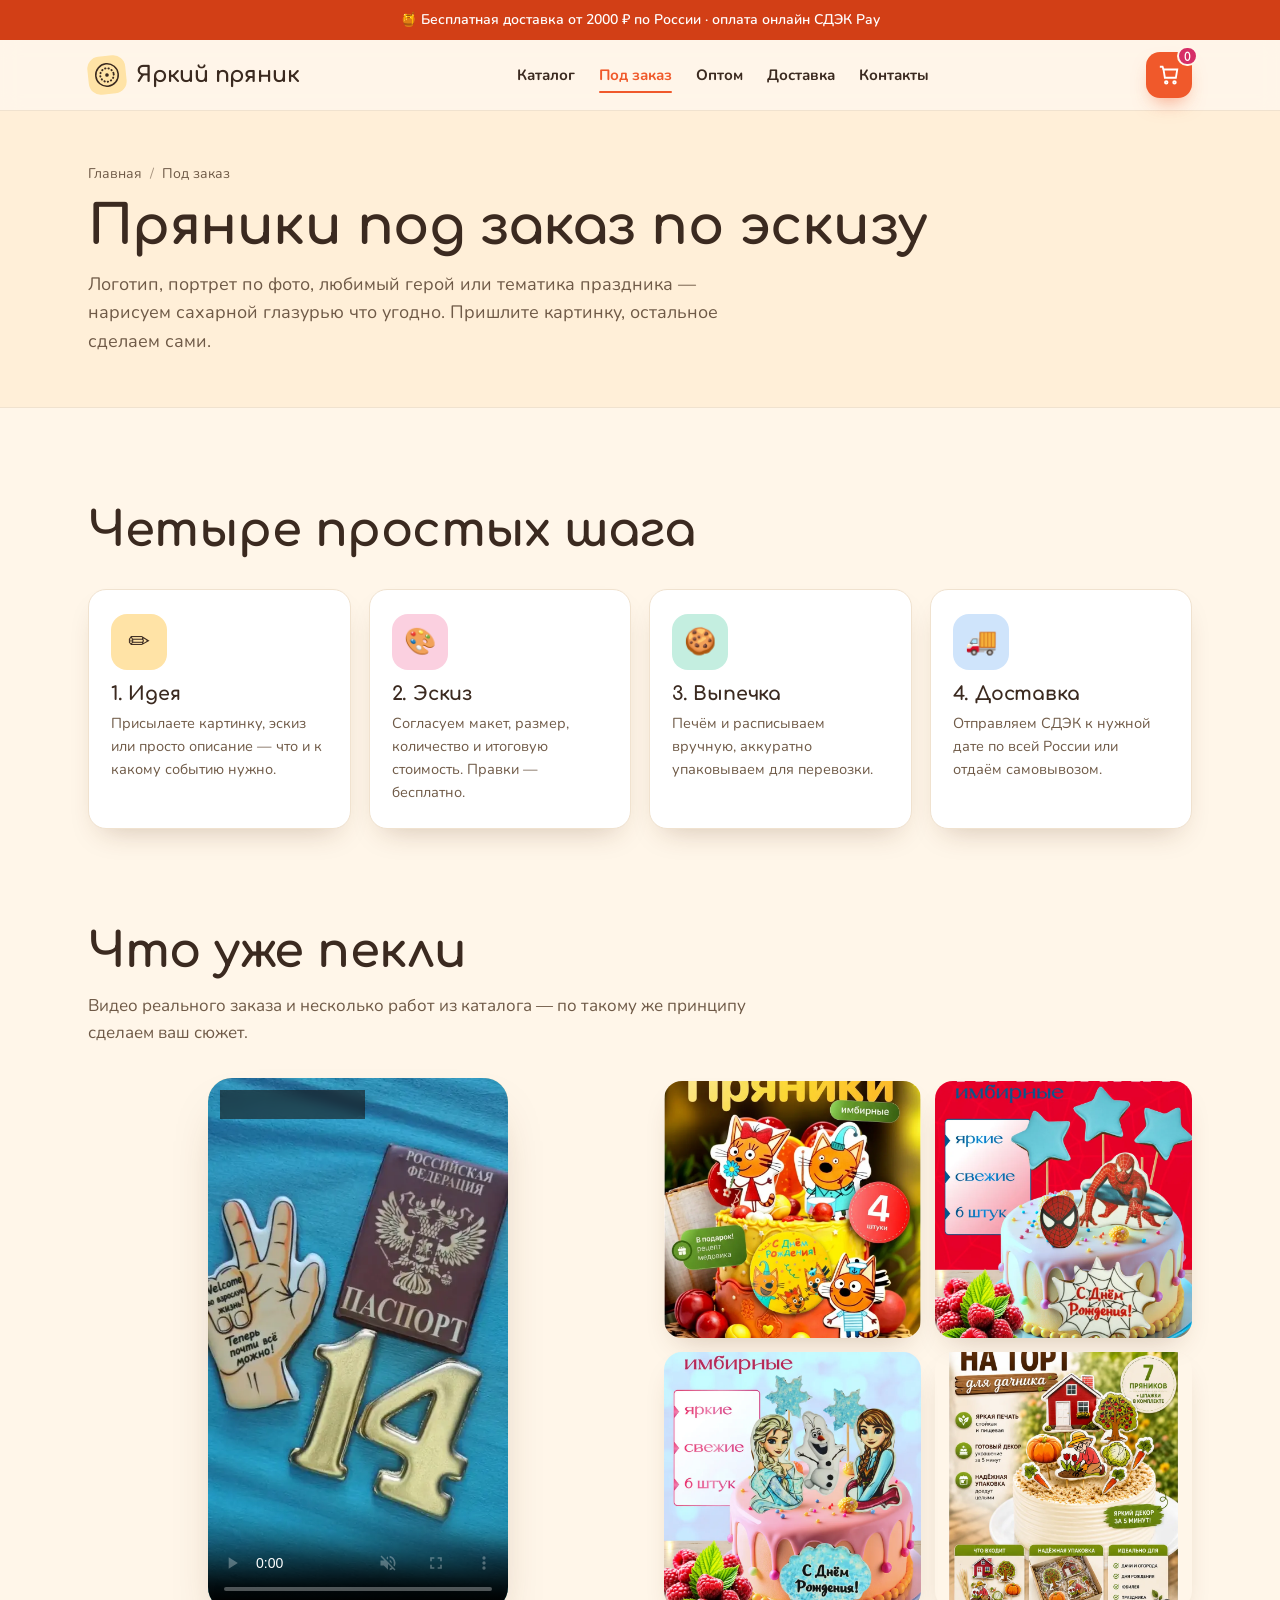
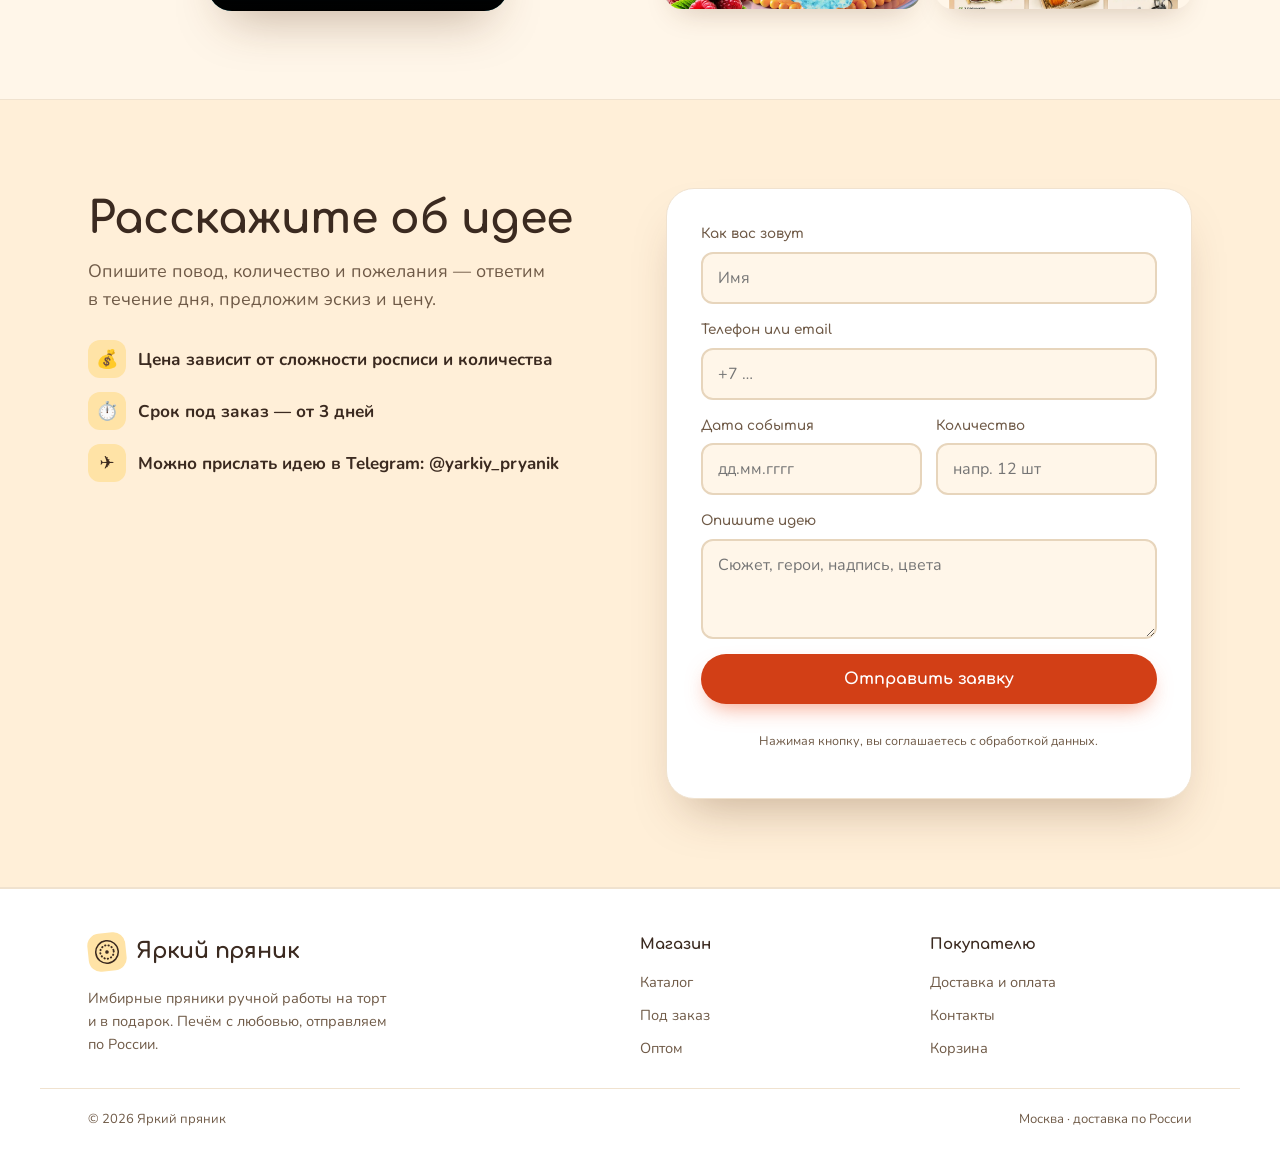
<file: custom.html>
<!doctype html>
<html lang="ru">
<head>
<script>document.documentElement.classList.add("js")</script>
<meta charset="utf-8">
<meta name="viewport" content="width=device-width, initial-scale=1">
<link rel="icon" href='data:image/svg+xml,<svg xmlns="http://www.w3.org/2000/svg" viewBox="0 0 100 100"><circle cx="50" cy="50" r="46" fill="%23F0592B"/><circle cx="50" cy="50" r="30" fill="none" stroke="%23FFE3A6" stroke-width="6" stroke-dasharray="1 12" stroke-linecap="round"/><circle cx="50" cy="50" r="9" fill="%23FFE3A6"/></svg>'>
<title>Пряники под заказ по эскизу — Яркий пряник</title>
<meta name="description" content="Пряники под заказ: логотип, портрет, любимый герой или тематика праздника. Пришлите картинку — нарисуем глазурью. Доставка СДЭК по России.">
<meta property="og:type" content="website">
<meta property="og:site_name" content="Яркий пряник">
<meta property="og:locale" content="ru_RU">
<meta property="og:title" content="Пряники под заказ по эскизу — Яркий пряник">
<meta property="og:description" content="Пряники под заказ: логотип, портрет, любимый герой или тематика праздника. Пришлите картинку — нарисуем глазурью. Доставка СДЭК по России.">
<meta property="og:image" content="media/products/174032047.webp">
<meta name="twitter:card" content="summary_large_image">
<meta name="twitter:title" content="Пряники под заказ по эскизу — Яркий пряник">
<meta name="twitter:description" content="Пряники под заказ: логотип, портрет, любимый герой или тематика праздника. Пришлите картинку — нарисуем глазурью. Доставка СДЭК по России.">
<meta name="twitter:image" content="media/products/174032047.webp">
<meta name="theme-color" content="#F0592B">
<link rel="preconnect" href="https://fonts.googleapis.com">
<link rel="preconnect" href="https://fonts.gstatic.com" crossorigin>
<link rel="preload" as="style" href="https://fonts.googleapis.com/css2?family=Comfortaa:wght@500;600;700&family=Nunito:wght@400;500;600;700;800&display=swap" onload="this.onload=null;this.rel='stylesheet'">
<noscript><link rel="stylesheet" href="https://fonts.googleapis.com/css2?family=Comfortaa:wght@500;600;700&family=Nunito:wght@400;500;600;700;800&display=swap"></noscript>
<link rel="stylesheet" href="assets/css/styles.css?v=20260707d">
</head>
<body>
<a class="skip-link" href="#main">К содержимому</a>

<div class="promo">🍯 Бесплатная доставка от 2000 ₽ по России · оплата онлайн СДЭК Pay</div>
<header class="top">
  <div class="wrap nav">
    <a class="brand" href="index.html" aria-label="Яркий пряник — на главную">
      <span class="brand-seal" aria-hidden="true"><svg viewBox="0 0 40 40" fill="none" stroke="currentColor" stroke-width="2"><circle cx="20" cy="20" r="15"/><circle cx="20" cy="20" r="9" stroke-dasharray="0.5 4" stroke-linecap="round" stroke-width="2.6"/><circle cx="20" cy="20" r="2.4" fill="currentColor" stroke="none"/></svg></span>
      Яркий пряник
    </a>
    <nav class="nav-links" aria-label="Основная навигация">
      <a href="catalog.html" data-nav>Каталог</a><a href="custom.html" data-nav>Под заказ</a><a href="corporate.html" data-nav>Оптом</a><a href="delivery.html" data-nav>Доставка</a><a href="contacts.html" data-nav>Контакты</a>
    </nav>
    <div class="nav-right">
      <a class="cart-btn" href="cart.html" aria-label="Корзина">
        <svg viewBox="0 0 24 24" fill="none" stroke="currentColor" stroke-width="2" aria-hidden="true"><path d="M6 6h15l-1.5 9h-12z"/><path d="M6 6L5 3H2"/><circle cx="9" cy="20" r="1.4"/><circle cx="18" cy="20" r="1.4"/></svg>
        <span class="cart-count" hidden>0</span>
      </a>
      <button class="burger" id="burger" aria-label="Меню" aria-expanded="false" aria-controls="mobileNav"><span></span><span></span><span></span></button>
    </div>
  </div>
</header>
<nav class="mobile-nav" id="mobileNav" aria-label="Мобильное меню">
  <a href="catalog.html" data-nav>Каталог</a><a href="custom.html" data-nav>Под заказ</a><a href="corporate.html" data-nav>Оптом</a><a href="delivery.html" data-nav>Доставка и оплата</a><a href="contacts.html" data-nav>Контакты</a>
</nav>

<section class="page-hero">
  <div class="wrap">
    <nav class="crumbs" aria-label="Хлебные крошки"><a href="index.html">Главная</a><span>/</span>Под заказ</nav>
    <h1>Пряники под заказ по эскизу</h1>
    <p>Логотип, портрет по фото, любимый герой или тематика праздника — нарисуем сахарной глазурью что угодно. Пришлите картинку, остальное сделаем сами.</p>
  </div>
</section>

<main id="main">
  <section>
    <div class="wrap">
      <div class="sec-head reveal"><h2>Четыре простых шага</h2></div>
      <div class="grid-4">
        <div class="info-card reveal"><span class="ic-ico t-honey">✏️</span><h3>1. Идея</h3><p>Присылаете картинку, эскиз или просто описание — что и к какому событию нужно.</p></div>
        <div class="info-card reveal"><span class="ic-ico t-berry">🎨</span><h3>2. Эскиз</h3><p>Согласуем макет, размер, количество и итоговую стоимость. Правки — бесплатно.</p></div>
        <div class="info-card reveal"><span class="ic-ico t-mint">🍪</span><h3>3. Выпечка</h3><p>Печём и расписываем вручную, аккуратно упаковываем для перевозки.</p></div>
        <div class="info-card reveal"><span class="ic-ico t-blue">🚚</span><h3>4. Доставка</h3><p>Отправляем СДЭК к нужной дате по всей России или отдаём самовывозом.</p></div>
      </div>
    </div>
  </section>

  <section style="padding-top:0">
    <div class="wrap">
      <div class="sec-head reveal"><h2>Что уже пекли</h2><p>Видео реального заказа и несколько работ из каталога — по такому же принципу сделаем ваш сюжет.</p></div>
      <div class="example-media">
        <div class="video-frame reveal">
          <span class="vf-badge">🎬 Заказ на 14 лет</span>
          <video class="lazy-video" poster="media/video/custom-poster.webp" muted loop playsinline preload="none" data-src="media/video/custom.mp4" aria-label="Персональный набор пряников под заказ"></video>
        </div>
        <div class="gallery-strip reveal">
          <img src="media/products/174032047.webp" alt="Пряники «Три кота»" loading="lazy">
          <img src="media/products/281031742.webp" alt="Пряники «Человек-паук»" loading="lazy">
          <img src="media/products/281026889.webp" alt="Пряники «Холодное сердце»" loading="lazy">
          <img src="media/products/223755570.webp" alt="Пряники «Дачнику»" loading="lazy">
        </div>
      </div>
    </div>
  </section>

  <section class="corp" style="border-block:1px solid var(--line)">
    <div class="wrap contact-grid">
      <div class="reveal">
        <h2 style="font-size:clamp(28px,4vw,44px);margin-top:8px">Расскажите об идее</h2>
        <p class="lede" style="color:var(--muted);font-size:18px;margin-top:14px;max-width:42ch">Опишите повод, количество и пожелания — ответим в течение дня, предложим эскиз и цену.</p>
        <ul class="contact-list">
          <li><span class="cl-ico">💰</span><span>Цена зависит от сложности росписи и количества</span></li>
          <li><span class="cl-ico">⏱️</span><span>Срок под заказ — от 3 дней</span></li>
          <li><span class="cl-ico">✈️</span><a href="#">Можно прислать идею в Telegram: @yarkiy_pryanik</a></li>
        </ul>
      </div>
      <form class="form-card reveal" id="orderForm">
        <div class="field"><label for="n">Как вас зовут</label><input id="n" type="text" placeholder="Имя" required></div>
        <div class="field"><label for="ph">Телефон или email</label><input id="ph" type="text" placeholder="+7 …" required></div>
        <div class="two-col">
          <div class="field"><label for="dt">Дата события</label><input id="dt" type="text" placeholder="дд.мм.гггг"></div>
          <div class="field"><label for="qn">Количество</label><input id="qn" type="text" placeholder="напр. 12 шт"></div>
        </div>
        <div class="field"><label for="idea">Опишите идею</label><textarea id="idea" placeholder="Сюжет, герои, надпись, цвета"></textarea></div>
        <button class="btn primary block" type="submit">Отправить заявку</button>
        <p class="form-note">Нажимая кнопку, вы соглашаетесь с обработкой данных.</p>
      </form>
    </div>
  </section>
</main>

<footer class="foot">
  <div class="wrap foot-in">
    <div class="foot-brand">
      <a class="brand" href="index.html"><span class="brand-seal" aria-hidden="true"><svg viewBox="0 0 40 40" fill="none" stroke="currentColor" stroke-width="2"><circle cx="20" cy="20" r="15"/><circle cx="20" cy="20" r="9" stroke-dasharray="0.5 4" stroke-linecap="round" stroke-width="2.6"/><circle cx="20" cy="20" r="2.4" fill="currentColor" stroke="none"/></svg></span>Яркий пряник</a>
      <p>Имбирные пряники ручной работы на торт и в подарок. Печём с любовью, отправляем по России.</p>
    </div>
    <nav class="foot-col" aria-label="Магазин"><b>Магазин</b><a href="catalog.html">Каталог</a><a href="custom.html">Под заказ</a><a href="corporate.html">Оптом</a></nav>
    <nav class="foot-col" aria-label="Покупателю"><b>Покупателю</b><a href="delivery.html">Доставка и оплата</a><a href="contacts.html">Контакты</a><a href="cart.html">Корзина</a></nav>
  </div>
  <div class="wrap foot-bottom"><small>© <span data-year>2026</span> Яркий пряник</small><small>Москва · доставка по России</small></div>
</footer>

<script src="assets/js/products.js?v=20260707d"></script>
<script src="assets/js/app.js?v=20260707d" onerror="document.querySelectorAll('.reveal').forEach(e=>e.classList.add('in'))"></script>
<script>document.getElementById('orderForm').addEventListener('submit', e => { e.preventDefault(); toast('Спасибо! Заявка отправлена — ответим сегодня 🍯'); e.target.reset(); });</script>
</body>
</html>
</file>
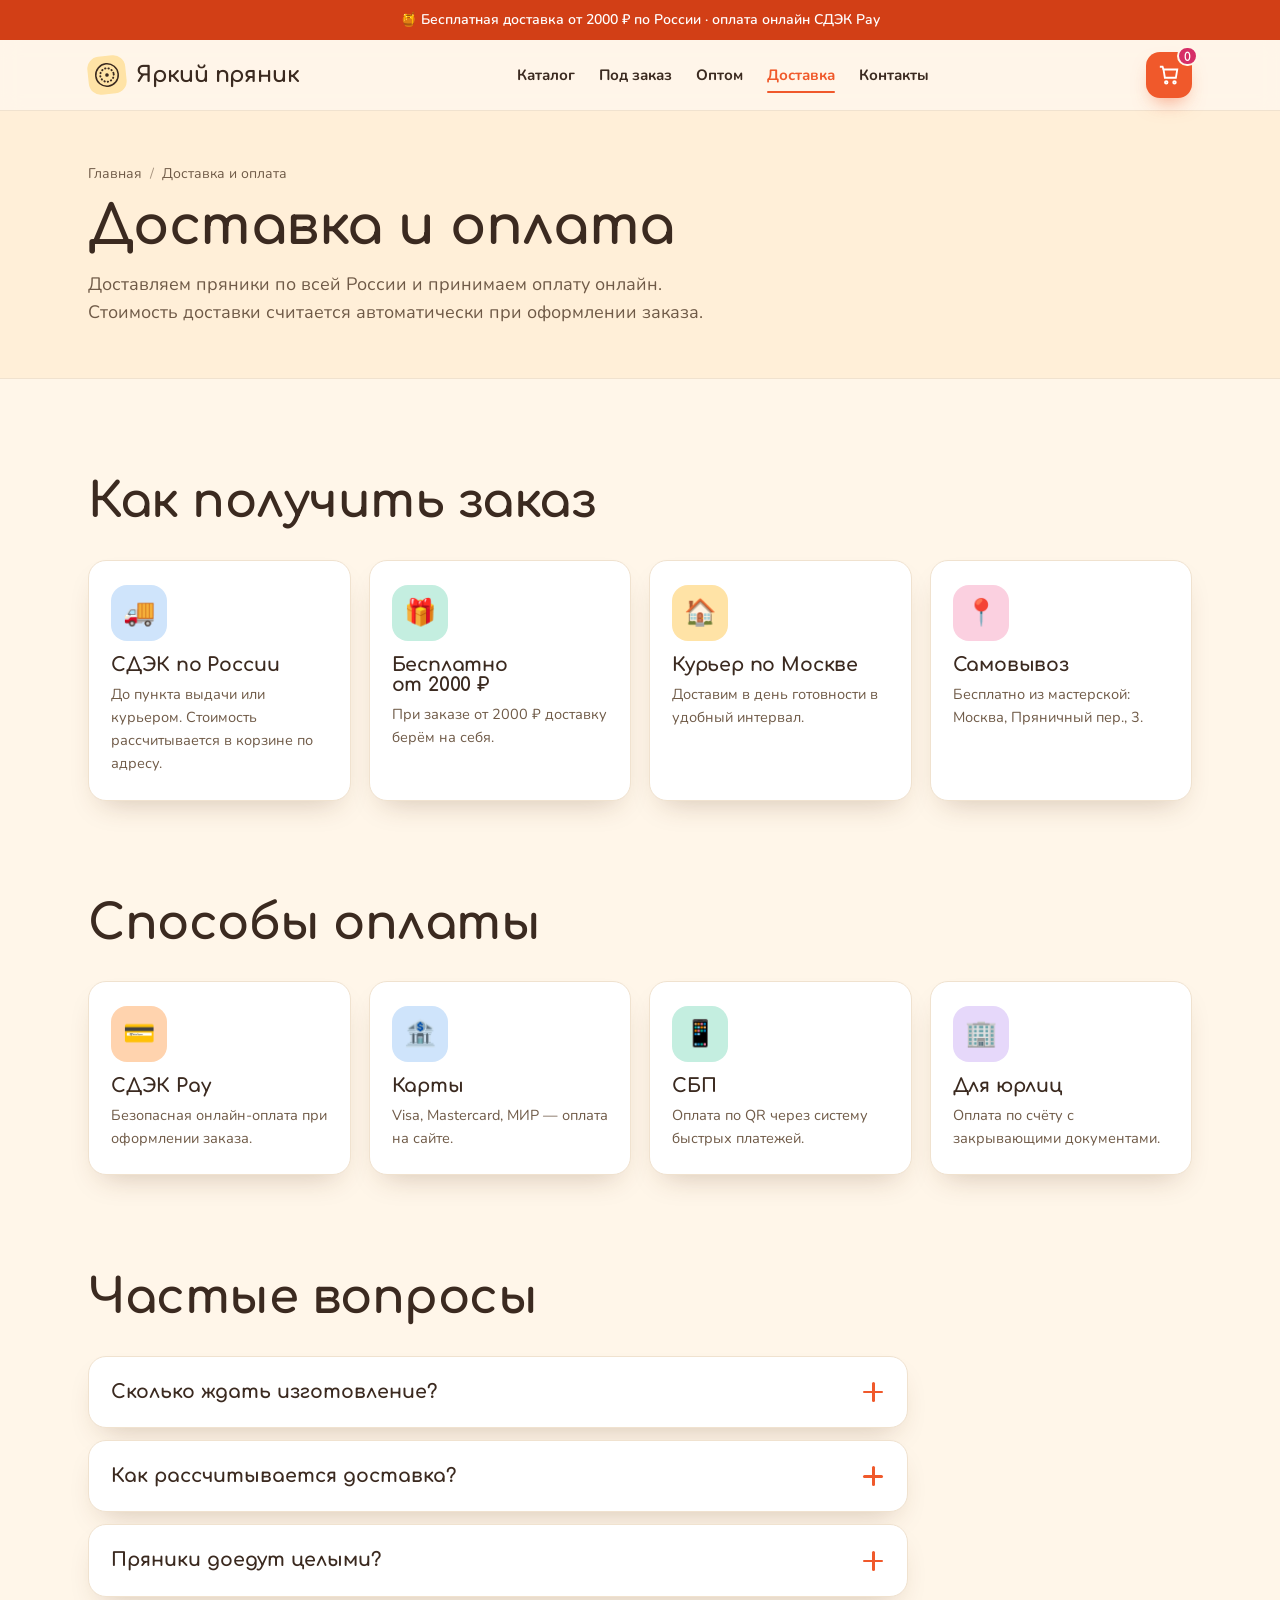
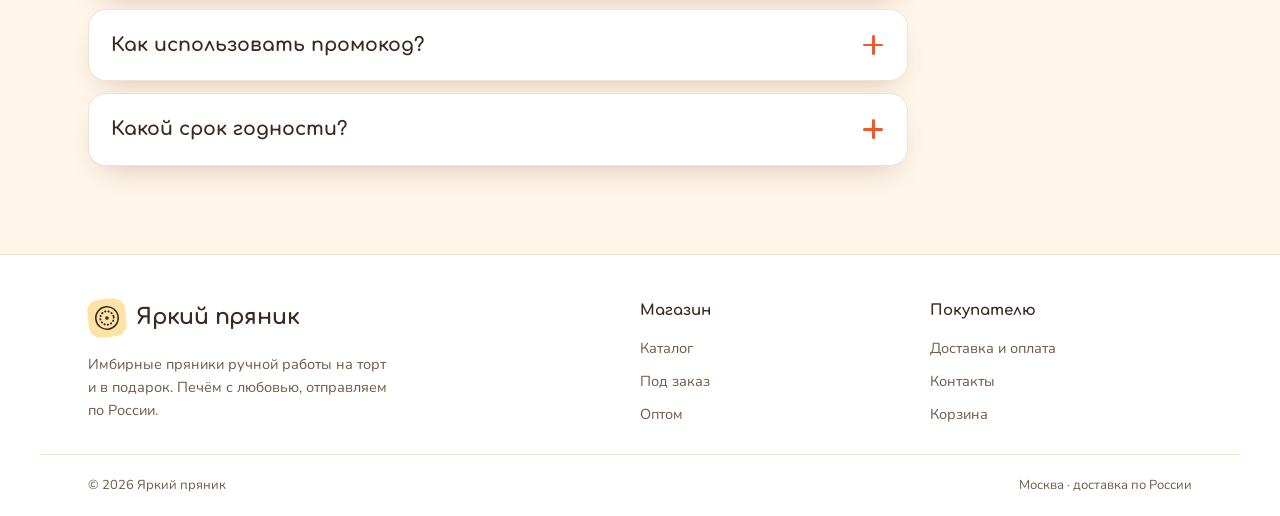
<file: delivery.html>
<!doctype html>
<html lang="ru">
<head>
<script>document.documentElement.classList.add("js")</script>
<meta charset="utf-8">
<meta name="viewport" content="width=device-width, initial-scale=1">
<link rel="icon" href='data:image/svg+xml,<svg xmlns="http://www.w3.org/2000/svg" viewBox="0 0 100 100"><circle cx="50" cy="50" r="46" fill="%23F0592B"/><circle cx="50" cy="50" r="30" fill="none" stroke="%23FFE3A6" stroke-width="6" stroke-dasharray="1 12" stroke-linecap="round"/><circle cx="50" cy="50" r="9" fill="%23FFE3A6"/></svg>'>
<title>Доставка и оплата — Яркий пряник</title>
<meta name="description" content="Доставка пряников СДЭК по всей России, стоимость рассчитывается автоматически. Оплата онлайн: СДЭК Pay, карты, СБП. Промокоды и сроки.">
<meta property="og:type" content="website">
<meta property="og:site_name" content="Яркий пряник">
<meta property="og:locale" content="ru_RU">
<meta property="og:title" content="Доставка и оплата — Яркий пряник">
<meta property="og:description" content="Доставка пряников СДЭК по всей России, стоимость рассчитывается автоматически. Оплата онлайн: СДЭК Pay, карты, СБП. Промокоды и сроки.">
<meta property="og:image" content="media/products/174032047.webp">
<meta name="twitter:card" content="summary_large_image">
<meta name="twitter:title" content="Доставка и оплата — Яркий пряник">
<meta name="twitter:description" content="Доставка пряников СДЭК по всей России, стоимость рассчитывается автоматически. Оплата онлайн: СДЭК Pay, карты, СБП. Промокоды и сроки.">
<meta name="twitter:image" content="media/products/174032047.webp">
<meta name="theme-color" content="#F0592B">
<link rel="preconnect" href="https://fonts.googleapis.com">
<link rel="preconnect" href="https://fonts.gstatic.com" crossorigin>
<link rel="preload" as="style" href="https://fonts.googleapis.com/css2?family=Comfortaa:wght@500;600;700&family=Nunito:wght@400;500;600;700;800&display=swap" onload="this.onload=null;this.rel='stylesheet'">
<noscript><link rel="stylesheet" href="https://fonts.googleapis.com/css2?family=Comfortaa:wght@500;600;700&family=Nunito:wght@400;500;600;700;800&display=swap"></noscript>
<link rel="stylesheet" href="assets/css/styles.css?v=20260707d">
</head>
<body>
<a class="skip-link" href="#main">К содержимому</a>

<div class="promo">🍯 Бесплатная доставка от 2000 ₽ по России · оплата онлайн СДЭК Pay</div>
<header class="top">
  <div class="wrap nav">
    <a class="brand" href="index.html" aria-label="Яркий пряник — на главную">
      <span class="brand-seal" aria-hidden="true"><svg viewBox="0 0 40 40" fill="none" stroke="currentColor" stroke-width="2"><circle cx="20" cy="20" r="15"/><circle cx="20" cy="20" r="9" stroke-dasharray="0.5 4" stroke-linecap="round" stroke-width="2.6"/><circle cx="20" cy="20" r="2.4" fill="currentColor" stroke="none"/></svg></span>
      Яркий пряник
    </a>
    <nav class="nav-links" aria-label="Основная навигация">
      <a href="catalog.html" data-nav>Каталог</a><a href="custom.html" data-nav>Под заказ</a><a href="corporate.html" data-nav>Оптом</a><a href="delivery.html" data-nav>Доставка</a><a href="contacts.html" data-nav>Контакты</a>
    </nav>
    <div class="nav-right">
      <a class="cart-btn" href="cart.html" aria-label="Корзина">
        <svg viewBox="0 0 24 24" fill="none" stroke="currentColor" stroke-width="2" aria-hidden="true"><path d="M6 6h15l-1.5 9h-12z"/><path d="M6 6L5 3H2"/><circle cx="9" cy="20" r="1.4"/><circle cx="18" cy="20" r="1.4"/></svg>
        <span class="cart-count" hidden>0</span>
      </a>
      <button class="burger" id="burger" aria-label="Меню" aria-expanded="false" aria-controls="mobileNav"><span></span><span></span><span></span></button>
    </div>
  </div>
</header>
<nav class="mobile-nav" id="mobileNav" aria-label="Мобильное меню">
  <a href="catalog.html" data-nav>Каталог</a><a href="custom.html" data-nav>Под заказ</a><a href="corporate.html" data-nav>Оптом</a><a href="delivery.html" data-nav>Доставка и оплата</a><a href="contacts.html" data-nav>Контакты</a>
</nav>

<section class="page-hero">
  <div class="wrap">
    <nav class="crumbs" aria-label="Хлебные крошки"><a href="index.html">Главная</a><span>/</span>Доставка и оплата</nav>
    <h1>Доставка и оплата</h1>
    <p>Доставляем пряники по всей России и принимаем оплату онлайн. Стоимость доставки считается автоматически при оформлении заказа.</p>
  </div>
</section>

<main id="main">
  <section>
    <div class="wrap">
      <div class="sec-head reveal"><h2>Как получить заказ</h2></div>
      <div class="grid-4">
        <div class="info-card reveal"><span class="ic-ico t-blue">🚚</span><h3>СДЭК по России</h3><p>До пункта выдачи или курьером. Стоимость рассчитывается в корзине по адресу.</p></div>
        <div class="info-card reveal"><span class="ic-ico t-mint">🎁</span><h3>Бесплатно от 2000 ₽</h3><p>При заказе от 2000 ₽ доставку берём на себя.</p></div>
        <div class="info-card reveal"><span class="ic-ico t-honey">🏠</span><h3>Курьер по Москве</h3><p>Доставим в день готовности в удобный интервал.</p></div>
        <div class="info-card reveal"><span class="ic-ico t-berry">📍</span><h3>Самовывоз</h3><p>Бесплатно из мастерской: Москва, Пряничный пер., 3.</p></div>
      </div>
    </div>
  </section>

  <section style="padding-top:0">
    <div class="wrap">
      <div class="sec-head reveal"><h2>Способы оплаты</h2></div>
      <div class="grid-4">
        <div class="info-card reveal"><span class="ic-ico t-orange">💳</span><h3>СДЭК Pay</h3><p>Безопасная онлайн-оплата при оформлении заказа.</p></div>
        <div class="info-card reveal"><span class="ic-ico t-blue">🏦</span><h3>Карты</h3><p>Visa, Mastercard, МИР — оплата на сайте.</p></div>
        <div class="info-card reveal"><span class="ic-ico t-mint">📱</span><h3>СБП</h3><p>Оплата по QR через систему быстрых платежей.</p></div>
        <div class="info-card reveal"><span class="ic-ico t-lilac">🏢</span><h3>Для юрлиц</h3><p>Оплата по счёту с закрывающими документами.</p></div>
      </div>
    </div>
  </section>

  <section style="padding-top:0">
    <div class="wrap">
      <div class="sec-head reveal"><h2>Частые вопросы</h2></div>
      <div class="faq">
        <details class="reveal"><summary>Сколько ждать изготовление?<span class="plus" aria-hidden="true"></span></summary><div class="ans">Готовые позиции из каталога — 1–2 дня, пряники под заказ и большие партии — 3–7 дней. В сезон советуем заказывать заранее.</div></details>
        <details class="reveal"><summary>Как рассчитывается доставка?<span class="plus" aria-hidden="true"></span></summary><div class="ans">Автоматически по тарифам СДЭК в зависимости от адреса и веса заказа. Итог показывается на этапе оформления. От 2000 ₽ — бесплатно.</div></details>
        <details class="reveal"><summary>Пряники доедут целыми?<span class="plus" aria-hidden="true"></span></summary><div class="ans">Да, каждый пряник в индивидуальной плёнке, набор — в жёсткой коробке с наполнителем. Отправляем аккуратно упакованными.</div></details>
        <details class="reveal"><summary>Как использовать промокод?<span class="plus" aria-hidden="true"></span></summary><div class="ans">Промокод вводится в корзине и уменьшает сумму заказа. Например, PRYANIK10 даёт −10%.</div></details>
        <details class="reveal"><summary>Какой срок годности?<span class="plus" aria-hidden="true"></span></summary><div class="ans">До 30 дней в закрытой упаковке. Состав натуральный, без консервантов; есть постные варианты.</div></details>
      </div>
    </div>
  </section>
</main>

<footer class="foot">
  <div class="wrap foot-in">
    <div class="foot-brand">
      <a class="brand" href="index.html"><span class="brand-seal" aria-hidden="true"><svg viewBox="0 0 40 40" fill="none" stroke="currentColor" stroke-width="2"><circle cx="20" cy="20" r="15"/><circle cx="20" cy="20" r="9" stroke-dasharray="0.5 4" stroke-linecap="round" stroke-width="2.6"/><circle cx="20" cy="20" r="2.4" fill="currentColor" stroke="none"/></svg></span>Яркий пряник</a>
      <p>Имбирные пряники ручной работы на торт и в подарок. Печём с любовью, отправляем по России.</p>
    </div>
    <nav class="foot-col" aria-label="Магазин"><b>Магазин</b><a href="catalog.html">Каталог</a><a href="custom.html">Под заказ</a><a href="corporate.html">Оптом</a></nav>
    <nav class="foot-col" aria-label="Покупателю"><b>Покупателю</b><a href="delivery.html">Доставка и оплата</a><a href="contacts.html">Контакты</a><a href="cart.html">Корзина</a></nav>
  </div>
  <div class="wrap foot-bottom"><small>© <span data-year>2026</span> Яркий пряник</small><small>Москва · доставка по России</small></div>
</footer>

<script src="assets/js/products.js?v=20260707d"></script>
<script src="assets/js/app.js?v=20260707d" onerror="document.querySelectorAll('.reveal').forEach(e=>e.classList.add('in'))"></script>
</body>
</html>
</file>
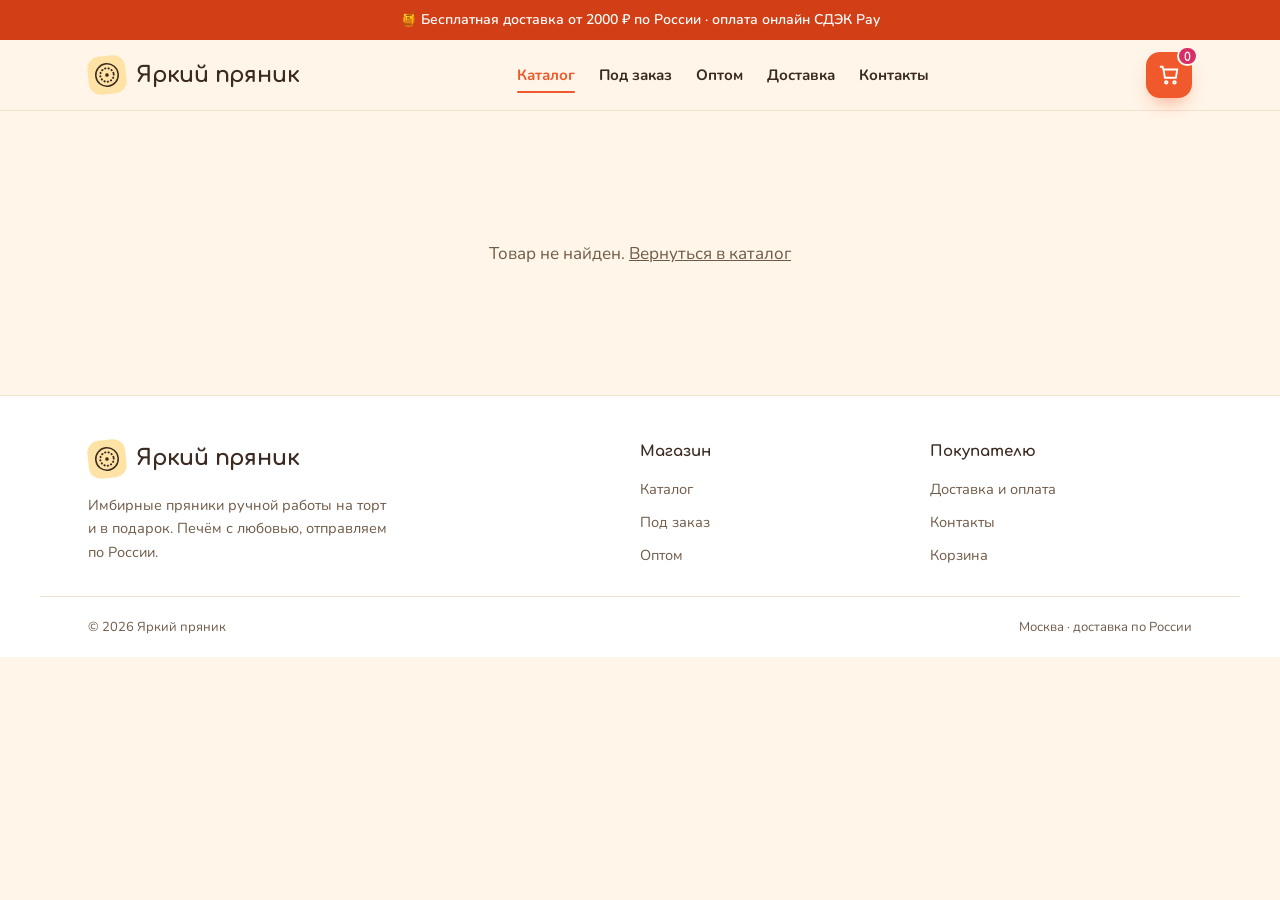
<file: product.html>
<!doctype html>
<html lang="ru">
<head>
<script>document.documentElement.classList.add("js")</script>
<meta charset="utf-8">
<meta name="viewport" content="width=device-width, initial-scale=1">
<link rel="icon" href='data:image/svg+xml,<svg xmlns="http://www.w3.org/2000/svg" viewBox="0 0 100 100"><circle cx="50" cy="50" r="46" fill="%23F0592B"/><circle cx="50" cy="50" r="30" fill="none" stroke="%23FFE3A6" stroke-width="6" stroke-dasharray="1 12" stroke-linecap="round"/><circle cx="50" cy="50" r="9" fill="%23FFE3A6"/></svg>'>
<title>Товар — Яркий пряник</title>
<meta name="description" content="Имбирные пряники на торт ручной работы. Фото, цена, доставка СДЭК.">
<meta property="og:type" content="website">
<meta property="og:site_name" content="Яркий пряник">
<meta property="og:locale" content="ru_RU">
<meta property="og:title" content="Товар — Яркий пряник">
<meta property="og:description" content="Имбирные пряники на торт ручной работы. Фото, цена, доставка СДЭК.">
<meta property="og:image" content="media/products/174032047.webp">
<meta name="twitter:card" content="summary_large_image">
<meta name="twitter:title" content="Товар — Яркий пряник">
<meta name="twitter:description" content="Имбирные пряники на торт ручной работы. Фото, цена, доставка СДЭК.">
<meta name="twitter:image" content="media/products/174032047.webp">
<meta name="theme-color" content="#F0592B">
<link rel="preconnect" href="https://fonts.googleapis.com">
<link rel="preconnect" href="https://fonts.gstatic.com" crossorigin>
<link rel="preload" as="style" href="https://fonts.googleapis.com/css2?family=Comfortaa:wght@500;600;700&family=Nunito:wght@400;500;600;700;800&display=swap" onload="this.onload=null;this.rel='stylesheet'">
<noscript><link rel="stylesheet" href="https://fonts.googleapis.com/css2?family=Comfortaa:wght@500;600;700&family=Nunito:wght@400;500;600;700;800&display=swap"></noscript>
<link rel="stylesheet" href="assets/css/styles.css?v=20260707d">
</head>
<body>
<a class="skip-link" href="#main">К содержимому</a>

<div class="promo">🍯 Бесплатная доставка от 2000 ₽ по России · оплата онлайн СДЭК Pay</div>
<header class="top">
  <div class="wrap nav">
    <a class="brand" href="index.html" aria-label="Яркий пряник — на главную">
      <span class="brand-seal" aria-hidden="true"><svg viewBox="0 0 40 40" fill="none" stroke="currentColor" stroke-width="2"><circle cx="20" cy="20" r="15"/><circle cx="20" cy="20" r="9" stroke-dasharray="0.5 4" stroke-linecap="round" stroke-width="2.6"/><circle cx="20" cy="20" r="2.4" fill="currentColor" stroke="none"/></svg></span>
      Яркий пряник
    </a>
    <nav class="nav-links" aria-label="Основная навигация">
      <a href="catalog.html" data-nav>Каталог</a><a href="custom.html" data-nav>Под заказ</a><a href="corporate.html" data-nav>Оптом</a><a href="delivery.html" data-nav>Доставка</a><a href="contacts.html" data-nav>Контакты</a>
    </nav>
    <div class="nav-right">
      <a class="cart-btn" href="cart.html" aria-label="Корзина">
        <svg viewBox="0 0 24 24" fill="none" stroke="currentColor" stroke-width="2" aria-hidden="true"><path d="M6 6h15l-1.5 9h-12z"/><path d="M6 6L5 3H2"/><circle cx="9" cy="20" r="1.4"/><circle cx="18" cy="20" r="1.4"/></svg>
        <span class="cart-count" hidden>0</span>
      </a>
      <button class="burger" id="burger" aria-label="Меню" aria-expanded="false" aria-controls="mobileNav"><span></span><span></span><span></span></button>
    </div>
  </div>
</header>
<nav class="mobile-nav" id="mobileNav" aria-label="Мобильное меню">
  <a href="catalog.html" data-nav>Каталог</a><a href="custom.html" data-nav>Под заказ</a><a href="corporate.html" data-nav>Оптом</a><a href="delivery.html" data-nav>Доставка и оплата</a><a href="contacts.html" data-nav>Контакты</a>
</nav>

<main id="main">
  <div class="wrap pdp"><div id="pdp"></div></div>
  <section class="related-sec" id="relatedSec">
    <div class="wrap">
      <div class="sec-head"><h2>Ещё пряники этой темы</h2></div>
      <div class="product-grid" id="related"></div>
    </div>
  </section>
</main>

<footer class="foot">
  <div class="wrap foot-in">
    <div class="foot-brand">
      <a class="brand" href="index.html"><span class="brand-seal" aria-hidden="true"><svg viewBox="0 0 40 40" fill="none" stroke="currentColor" stroke-width="2"><circle cx="20" cy="20" r="15"/><circle cx="20" cy="20" r="9" stroke-dasharray="0.5 4" stroke-linecap="round" stroke-width="2.6"/><circle cx="20" cy="20" r="2.4" fill="currentColor" stroke="none"/></svg></span>Яркий пряник</a>
      <p>Имбирные пряники ручной работы на торт и в подарок. Печём с любовью, отправляем по России.</p>
    </div>
    <nav class="foot-col" aria-label="Магазин"><b>Магазин</b><a href="catalog.html">Каталог</a><a href="custom.html">Под заказ</a><a href="corporate.html">Оптом</a></nav>
    <nav class="foot-col" aria-label="Покупателю"><b>Покупателю</b><a href="delivery.html">Доставка и оплата</a><a href="contacts.html">Контакты</a><a href="cart.html">Корзина</a></nav>
  </div>
  <div class="wrap foot-bottom"><small>© <span data-year>2026</span> Яркий пряник</small><small>Москва · доставка по России</small></div>
</footer>

<script src="assets/js/products.js?v=20260707d"></script>
<script src="assets/js/app.js?v=20260707d" onerror="document.querySelectorAll('.reveal').forEach(e=>e.classList.add('in'))"></script>
<script>
  const id = new URLSearchParams(location.search).get('id');
  const p = YP.get(id);
  const box = document.getElementById('pdp');
  if (!p) {
    box.innerHTML = '<p class="empty" style="padding:60px 0">Товар не найден. <a href="catalog.html">Вернуться в каталог</a></p>';
    document.getElementById('relatedSec').style.display = 'none';
  } else {
    document.title = p.name + ' — Яркий пряник';
    box.innerHTML = `
      <nav class="crumbs" aria-label="Хлебные крошки"><a href="index.html">Главная</a><span>/</span><a href="catalog.html">Каталог</a><span>/</span>${p.name}</nav>
      <div class="pdp-grid">
        <div class="gallery">
          <div class="g-main"><img id="gmain" src="${YP.img(p.gallery[0])}" alt="${p.name}"></div>
          <div class="g-thumbs">${p.gallery.map((f, i) => `<button class="g-thumb ${i === 0 ? 'active' : ''}" data-src="${YP.img(f)}" aria-label="Фото ${i + 1}"><img src="${YP.img(f)}" alt=""></button>`).join('')}</div>
        </div>
        <div class="pdp-info">
          <h1>${p.name}</h1>
          ${p.rating ? `<div class="pdp-rating"><span class="star">★</span> ${p.rating} · ${p.reviews} отзывов на Wildberries</div>` : ''}
          <div class="pdp-price"><b>${YP.money(p.price)}</b>${p.old ? `<s>${YP.money(p.old)}</s>` : ''}${p.disc ? `<span class="disc">−${p.disc}%</span>` : ''}</div>
          <p class="pdp-desc">${p.desc}</p>
          <div class="pdp-buy">
            <div class="stepper"><button type="button" data-step="-1" aria-label="Уменьшить">−</button><span id="qty">1</span><button type="button" data-step="1" aria-label="Увеличить">+</button></div>
            <button class="btn primary" id="pdpAdd">В корзину</button>
          </div>
          <div class="pdp-meta">
            <div><span class="m-ico">🚚</span><span>Доставка СДЭК по всей России, стоимость рассчитается при оформлении. От 2000 ₽ — бесплатно.</span></div>
            <div><span class="m-ico">💳</span><span>Оплата онлайн: СДЭК Pay, банковские карты, СБП.</span></div>
            <div><span class="m-ico">🎨</span><span>Хотите свой сюжет? Сделаем <a href="custom.html">под заказ по эскизу</a>.</span></div>
          </div>
        </div>
      </div>`;
    document.querySelectorAll('.g-thumb').forEach(t => t.addEventListener('click', () => {
      document.getElementById('gmain').src = t.dataset.src;
      document.querySelectorAll('.g-thumb').forEach(x => x.classList.remove('active'));
      t.classList.add('active');
    }));
    let qty = 1;
    document.querySelectorAll('[data-step]').forEach(b => b.addEventListener('click', () => {
      qty = Math.max(1, qty + parseInt(b.dataset.step, 10));
      document.getElementById('qty').textContent = qty;
    }));
    document.getElementById('pdpAdd').addEventListener('click', () => {
      YP.cartAdd(p.id, qty); toast(`«${p.name}» ×${qty} в корзине`);
    });
    const rel = YP.products.filter(x => x.cat === p.cat && x.id !== p.id).slice(0, 4);
    if (rel.length) document.getElementById('related').innerHTML = rel.map(YP.cardHTML).join('');
    else document.getElementById('relatedSec').style.display = 'none';
  }
</script>
</body>
</html>
</file>
<file: assets/css/styles.css>
/* ============================================================
   Яркий пряник — многостраничный магазин. Дизайн-система.
   ============================================================ */
:root {
  --cream:#FFF6E9; --cream-2:#FFEFD8; --card:#FFFFFF; --ink:#3B2A20; --muted:#6F5A47;
  --line:#F0E2CF; --line-2:#E7D5BC;
  --brand:#F0592B; --brand-d:#D23F16; --brand-dd:#B8340F; --honey:#FDB92E; --berry:#E8447C; --berry-d:#D62E67; --mint:#23B893; --mint-d:#0E8168; --blue:#3E8EDE; --lilac:#9B6BE0; --on-brand:#fff;
  --t-honey:#FFE3A6; --t-orange:#FFD3AE; --t-berry:#FBD0E0; --t-mint:#C4EEE0; --t-blue:#CFE4FB; --t-lilac:#E6D8FA;
  --maxw:1200px; --gutter:clamp(18px,4.5vw,48px); --r:18px; --r-lg:28px;
  --shadow:0 14px 30px -14px rgba(90,50,20,.28); --shadow-lg:0 26px 50px -20px rgba(90,50,20,.35);
  --display:"Comfortaa","Nunito",system-ui,sans-serif;
  --body:"Nunito",ui-sans-serif,system-ui,-apple-system,"Segoe UI",Arial,sans-serif;
  --ease:cubic-bezier(.22,.7,.3,1);
}

.t-honey{--tile:var(--t-honey)}.t-orange{--tile:var(--t-orange)}.t-berry{--tile:var(--t-berry)}.t-mint{--tile:var(--t-mint)}.t-blue{--tile:var(--t-blue)}.t-lilac{--tile:var(--t-lilac)}

*{box-sizing:border-box}
html{scroll-behavior:smooth}
@media (prefers-reduced-motion:reduce){html{scroll-behavior:auto}}
body{margin:0;background:var(--cream);color:var(--ink);font-family:var(--body);font-size:17px;line-height:1.6;-webkit-font-smoothing:antialiased;overflow-x:hidden}
body.menu-open{overflow:hidden}
a{color:inherit}
img,svg{max-width:100%}
::selection{background:var(--honey);color:#3B2A20}
.wrap{width:100%;max-width:var(--maxw);margin-inline:auto;padding-inline:var(--gutter)}
h1,h2,h3{margin:0;font-family:var(--display);font-weight:700;line-height:1.05;letter-spacing:-.01em;text-wrap:balance}
.eyebrow{display:inline-block;font-family:var(--display);font-weight:700;font-size:13px;letter-spacing:.08em;text-transform:uppercase;color:var(--brand)}
.eyebrow.light{color:var(--honey)}
a:focus-visible,button:focus-visible,input:focus-visible,textarea:focus-visible,select:focus-visible,summary:focus-visible{outline:3px solid var(--brand);outline-offset:3px}
.center{text-align:center}
.skip-link{position:fixed;left:16px;top:-60px;z-index:200;background:var(--ink);color:var(--cream);font-family:var(--display);font-weight:700;font-size:15px;padding:11px 20px;border-radius:0 0 14px 14px;text-decoration:none;transition:top .2s var(--ease)}
.skip-link:focus{top:0;outline:3px solid var(--brand);outline-offset:2px}

/* ---------- Buttons ---------- */
.btn{display:inline-flex;align-items:center;justify-content:center;gap:8px;font-family:var(--display);font-weight:700;font-size:16px;padding:14px 26px;border-radius:999px;border:2px solid transparent;cursor:pointer;text-decoration:none;transition:transform .18s var(--ease),box-shadow .18s var(--ease),background .18s,color .18s}
.btn.primary{background:var(--brand-d);color:var(--on-brand);box-shadow:0 10px 22px -8px rgba(240,89,43,.6)}
.btn.primary:hover{background:var(--brand-dd);transform:translateY(-2px);box-shadow:0 16px 28px -8px rgba(240,89,43,.7)}
.btn.ghost{background:transparent;color:var(--ink);border-color:var(--line-2)}
.btn.ghost:hover{background:var(--card);transform:translateY(-2px);box-shadow:var(--shadow)}
.btn.block{width:100%}
.btn:active{transform:translateY(0)}
.btn[disabled]{opacity:.5;cursor:not-allowed}

/* ---------- Promo + Header ---------- */
.promo{background:var(--brand-d);color:#fff;text-align:center;font-weight:600;font-size:14px;padding:9px 16px}
.top{position:sticky;top:0;z-index:60;background:color-mix(in srgb,var(--cream) 90%,transparent);backdrop-filter:saturate(140%) blur(10px);border-bottom:1px solid var(--line)}
.nav{display:flex;align-items:center;justify-content:space-between;height:70px;gap:16px}
.brand{display:inline-flex;align-items:center;gap:10px;font-family:var(--display);font-weight:700;font-size:22px;text-decoration:none;letter-spacing:-.01em;white-space:nowrap}
.brand-seal{width:38px;height:38px;flex:none;background:var(--t-honey);border-radius:12px;display:grid;place-items:center;transform:rotate(-6deg)}
.brand-seal svg{width:30px;height:30px}
.nav-links{display:flex;gap:24px;font-weight:700;font-size:15px}
.nav-links a{text-decoration:none;color:var(--ink);position:relative;padding:4px 0;transition:color .15s}
.nav-links a::after{content:"";position:absolute;left:0;right:0;bottom:-2px;height:2px;background:var(--brand);border-radius:2px;transform:scaleX(0);transform-origin:left;transition:transform .22s var(--ease)}
.nav-links a:hover{color:var(--brand)}
.nav-links a:hover::after,.nav-links a.active::after{transform:scaleX(1)}
.nav-links a.active{color:var(--brand)}
.nav-right{display:flex;align-items:center;gap:10px}
.icon-btn{width:42px;height:42px;border:none;background:var(--card);color:var(--ink);border-radius:12px;display:grid;place-items:center;cursor:pointer;box-shadow:var(--shadow);transition:transform .15s}
.icon-btn:hover{transform:translateY(-2px)}
.icon-btn svg{width:19px;height:19px}
.cart-btn{position:relative;width:46px;height:46px;background:var(--brand);color:#fff;border-radius:14px;display:grid;place-items:center;text-decoration:none;box-shadow:0 10px 20px -8px rgba(240,89,43,.6);transition:transform .15s}
.cart-btn:hover{transform:translateY(-2px)}
.cart-btn svg{width:22px;height:22px}
.cart-count{position:absolute;top:-6px;right:-6px;min-width:20px;height:20px;padding:0 5px;background:var(--berry-d);color:#fff;border-radius:999px;font-family:var(--display);font-weight:700;font-size:12px;display:grid;place-items:center;border:2px solid var(--cream)}
.cart-btn.bump{animation:bump .4s var(--ease)}
@keyframes bump{30%{transform:scale(1.18)}60%{transform:scale(.94)}}
/* burger */
.burger{display:none;width:42px;height:42px;border:none;background:var(--card);border-radius:12px;box-shadow:var(--shadow);cursor:pointer;position:relative}
.burger span{position:absolute;left:11px;right:11px;height:2px;background:var(--ink);border-radius:2px;transition:transform .25s var(--ease),opacity .2s}
.burger span:nth-child(1){top:14px}.burger span:nth-child(2){top:20px}.burger span:nth-child(3){top:26px}
.burger.is-open span:nth-child(1){transform:translateY(6px) rotate(45deg)}
.burger.is-open span:nth-child(2){opacity:0}
.burger.is-open span:nth-child(3){transform:translateY(-6px) rotate(-45deg)}
/* mobile drawer */
.mobile-nav{position:fixed;left:0;right:0;top:0;padding:118px 24px 32px;background:var(--cream);border-bottom:1px solid var(--line);box-shadow:var(--shadow-lg);transform:translateY(-100%);transition:transform .32s var(--ease);z-index:55;display:flex;flex-direction:column;gap:6px}
.mobile-nav.open{transform:translateY(0)}
.mobile-nav a{text-decoration:none;font-family:var(--display);font-weight:700;font-size:20px;padding:14px 8px;border-bottom:1px solid var(--line);color:var(--ink)}
.mobile-nav a.active{color:var(--brand)}
@media (max-width:880px){.nav-links{display:none}.burger{display:block}.promo{font-size:12.5px;white-space:nowrap;overflow:hidden;text-overflow:ellipsis}.brand{font-size:20px}}
@media (min-width:881px){.mobile-nav{display:none}}

/* ---------- Section base ---------- */
section{padding-block:clamp(48px,7vw,88px)}
.sec-head{max-width:660px;margin-bottom:32px}
.sec-head.center{margin-inline:auto;text-align:center}
.sec-head h2{font-size:clamp(30px,4.4vw,48px);font-weight:700;margin-top:10px}
.sec-head p{color:var(--muted);font-size:17px;margin:14px 0 0}
/* прячем только если JS реально загрузился — иначе контент виден сразу (важно на медленном мобильном) */
.js .reveal{opacity:0;transform:translateY(24px);transition:opacity .7s var(--ease),transform .7s var(--ease)}
.js .reveal.in{opacity:1;transform:none}
/* каскад: карточки в сетках проявляются друг за другом, а не разом */
.grid-3>.reveal:nth-child(2),.grid-4>.reveal:nth-child(2),.review-grid>.reveal:nth-child(2){transition-delay:.07s}
.grid-3>.reveal:nth-child(3),.grid-4>.reveal:nth-child(3),.review-grid>.reveal:nth-child(3){transition-delay:.14s}
.grid-4>.reveal:nth-child(4){transition-delay:.21s}
@media (prefers-reduced-motion:reduce){.reveal{opacity:1;transform:none;transition:none}.grid-3>.reveal,.grid-4>.reveal,.review-grid>.reveal{transition-delay:0s}}

/* ---------- Page hero (внутренние страницы) ---------- */
.page-hero{background:var(--cream-2);border-bottom:1px solid var(--line);padding-block:clamp(28px,4vw,52px)}
.crumbs{display:flex;gap:8px;font-size:14px;color:var(--muted);margin-bottom:14px;flex-wrap:wrap}
.crumbs a{text-decoration:none}.crumbs a:hover{color:var(--brand)}
.crumbs span{opacity:.6}
.page-hero h1{font-size:clamp(32px,5vw,54px);font-weight:700}
.page-hero p{color:var(--muted);font-size:18px;margin:14px 0 0;max-width:60ch}

/* ---------- Home hero ---------- */
.hero{padding-block:clamp(30px,5vw,64px) clamp(40px,6vw,80px)}
.hero-grid{display:grid;grid-template-columns:1.05fr .95fr;gap:clamp(28px,4vw,56px);align-items:center}
@media (max-width:900px){.hero-grid{grid-template-columns:1fr}}
.pill-tag{display:inline-block;background:var(--card);color:var(--ink);font-weight:700;font-size:14px;padding:8px 16px;border-radius:999px;box-shadow:var(--shadow)}
.hero h1{font-size:clamp(40px,6.4vw,74px);font-weight:700;margin-top:20px}
.hero h1 .hl{color:var(--brand);white-space:nowrap}
.hero .lede{font-size:clamp(17px,1.9vw,20px);color:var(--muted);max-width:46ch;margin:20px 0 0}
.hero-cta{display:flex;flex-wrap:wrap;gap:14px;margin-top:28px}
.hero-facts{display:flex;flex-wrap:wrap;gap:24px 34px;list-style:none;padding:0;margin:34px 0 0}
.hero-facts li{font-size:15px;color:var(--muted)}
.hero-facts b{display:block;font-family:var(--display);font-weight:700;font-size:26px;color:var(--ink)}
.hero-art{position:relative;aspect-ratio:1/1;min-height:320px}
.blob{position:absolute;border-radius:50%;filter:blur(2px);opacity:.9}
.b1{width:60%;height:60%;background:var(--t-honey);top:2%;left:6%}
.b2{width:52%;height:52%;background:var(--t-berry);bottom:4%;right:2%}
.b3{width:40%;height:40%;background:var(--t-mint);bottom:14%;left:14%}
.cookie-disc{position:absolute;border-radius:50%;background:var(--tile);display:grid;place-items:center;box-shadow:var(--shadow-lg);overflow:hidden}
.cookie-disc img{width:100%;height:100%;object-fit:cover}
.hero-art .cookie-disc{width:44%;aspect-ratio:1}
.hero-art .d1{top:0;left:16%;transform:rotate(-8deg)}
.hero-art .d2{top:20%;right:0;width:34%;transform:rotate(9deg)}
.hero-art .d3{bottom:0;left:2%;width:40%;transform:rotate(6deg)}
.hero-art .d4{bottom:6%;right:12%;width:30%;transform:rotate(-10deg)}
@media (prefers-reduced-motion:no-preference){.hero-art .cookie-disc{animation:bob 6s var(--ease) infinite}.hero-art .d2{animation-delay:-1.5s}.hero-art .d3{animation-delay:-3s}.hero-art .d4{animation-delay:-4.5s}}
@keyframes bob{50%{transform:translateY(-12px)}}

/* ---------- Trust ---------- */
.trust-grid{display:grid;grid-template-columns:repeat(4,1fr);gap:16px;background:var(--card);border:1px solid var(--line);border-radius:var(--r-lg);padding:22px;box-shadow:var(--shadow)}
@media (max-width:820px){.trust-grid{grid-template-columns:1fr 1fr}}
@media (max-width:480px){.trust-grid{grid-template-columns:1fr}}
.trust-item{display:flex;gap:14px;align-items:center}
.ti-ico{font-size:26px;flex:none}
.trust-item b{display:block;font-family:var(--display);font-size:16px}
.trust-item span{font-size:13.5px;color:var(--muted)}

/* ---------- Categories ---------- */
.cat-tiles{display:grid;grid-template-columns:repeat(4,1fr);gap:14px}
@media (max-width:520px){.cat-tiles{grid-template-columns:repeat(2,1fr)}}
.cat-tile{background:var(--tile);border:none;border-radius:var(--r);padding:20px 12px;cursor:pointer;font-family:var(--display);font-weight:700;font-size:16px;color:var(--ink);text-decoration:none;display:flex;flex-direction:column;align-items:center;gap:10px;transition:transform .16s var(--ease),box-shadow .16s var(--ease)}
.cat-tile:hover{transform:translateY(-4px);box-shadow:var(--shadow-lg)}
.ct-ico{width:66px;height:66px;background:rgba(255,255,255,.55);border-radius:50%;display:grid;place-items:center}
.ct-ico svg{width:46px;height:46px}

/* ---------- Toolbar (каталог) ---------- */
.toolbar{display:flex;flex-wrap:wrap;gap:14px;align-items:center;justify-content:space-between;margin-bottom:26px}
.chips{display:flex;flex-wrap:wrap;gap:9px}
.chip{font-family:var(--display);font-weight:600;font-size:14.5px;padding:9px 16px;border-radius:999px;border:2px solid var(--line-2);background:var(--card);color:var(--ink);cursor:pointer;transition:all .15s}
.chip:hover{border-color:var(--brand);color:var(--brand)}
.chip.is-active{background:var(--brand);border-color:var(--brand);color:#fff}
.tools-right{display:flex;gap:10px;align-items:center;flex:1;justify-content:flex-end;flex-wrap:wrap}
.search{position:relative;min-width:200px;max-width:300px;flex:1}
.search svg{position:absolute;left:14px;top:50%;transform:translateY(-50%);width:18px;height:18px;color:var(--muted)}
.search input{width:100%;font-family:var(--body);font-size:16px;padding:12px 14px 12px 42px;border-radius:999px;border:2px solid var(--line-2);background:var(--card);color:var(--ink)}
.search input:hover{border-color:var(--muted)}
.sort{font-family:var(--body);font-size:15px;padding:12px 16px;border-radius:999px;border:2px solid var(--line-2);background:var(--card);color:var(--ink);cursor:pointer}

/* ---------- Product grid + card ---------- */
.product-grid{display:grid;grid-template-columns:repeat(4,1fr);gap:20px}
@media (max-width:1000px){.product-grid{grid-template-columns:repeat(3,1fr)}}
@media (max-width:720px){.product-grid{grid-template-columns:repeat(2,1fr)}}
@media (max-width:420px){.product-grid{grid-template-columns:1fr}}
.card{position:relative;background:var(--card);border:1px solid var(--line);border-radius:var(--r);overflow:hidden;display:flex;flex-direction:column;transition:transform .18s var(--ease),box-shadow .18s var(--ease)}
.card:hover{transform:translateY(-6px);box-shadow:var(--shadow-lg)}
.card-media-link{display:block}
.card-media{position:relative;aspect-ratio:3/4;background:var(--tile);overflow:hidden}
.card-media img{width:100%;height:100%;object-fit:contain;display:block;transition:transform .4s var(--ease)}
.card:hover .card-media img{transform:scale(1.03)}
.badge{position:absolute;right:12px;bottom:12px;z-index:2;font-family:var(--display);font-weight:700;font-size:12px;padding:5px 11px;border-radius:999px;color:#fff;letter-spacing:.02em;box-shadow:0 6px 16px -6px rgba(0,0,0,.45)}
.badge.hit{background:var(--berry-d)}.badge.new{background:var(--mint-d)}.badge.sale{background:var(--brand-d)}
.card-body{padding:16px 16px 18px;display:flex;flex-direction:column;gap:6px;flex:1}
.card-title{text-decoration:none;color:inherit}
/* вся карточка кликабельна: растянутая ссылка заголовка на всю площадь, кнопка «В корзину» — выше */
.card .card-title::after{content:"";position:absolute;inset:0;z-index:1}
.card-title h3{font-size:16.5px;font-weight:700;line-height:1.2;display:-webkit-box;-webkit-line-clamp:2;-webkit-box-orient:vertical;overflow:hidden;min-height:2.4em;transition:color .15s}
.card-title:hover h3{color:var(--brand)}
.rating{font-size:13.5px;color:var(--muted);display:flex;align-items:center;gap:5px}
.rating .star{color:var(--honey)}
.price{margin-top:auto;display:flex;align-items:baseline;gap:8px;padding-top:4px}
.price b{font-family:var(--display);font-weight:700;font-size:22px}
.price s{color:var(--muted);font-size:14px}
.add{position:relative;z-index:2;margin-top:12px;width:100%;padding:11px;border:none;border-radius:12px;background:var(--t-honey);color:var(--ink);font-family:var(--display);font-weight:700;font-size:15px;cursor:pointer;transition:background .15s,transform .12s}
.add:hover{background:var(--honey)}
.add:active{transform:scale(.97)}
.add.added{background:var(--mint-d);color:#fff}
.empty{grid-column:1/-1;text-align:center;color:var(--muted);font-size:17px;padding:40px 0}

/* ---------- PDP ---------- */
.pdp{padding-block:clamp(30px,4vw,56px)}
.pdp-grid{display:grid;grid-template-columns:1.05fr 1fr;gap:clamp(28px,4vw,52px);align-items:start}
@media (max-width:860px){.pdp-grid{grid-template-columns:1fr}}
.gallery{position:sticky;top:90px}
@media (max-width:860px){.gallery{position:static}}
.g-main{border-radius:var(--r-lg);overflow:hidden;background:var(--tile);aspect-ratio:3/4;box-shadow:var(--shadow)}
.g-main img{width:100%;height:100%;object-fit:contain;display:block}
.g-thumbs{display:flex;gap:12px;margin-top:14px;flex-wrap:wrap}
.g-thumb{width:64px;aspect-ratio:3/4;border-radius:14px;overflow:hidden;border:2px solid transparent;background:var(--tile);cursor:pointer;padding:0;transition:border-color .15s,transform .15s}
.g-thumb img{width:100%;height:100%;object-fit:contain}
.g-thumb.active{border-color:var(--brand)}
.g-thumb:hover{transform:translateY(-2px)}
.pdp-info h1{font-size:clamp(26px,3.4vw,40px);font-weight:700}
.pdp-rating{display:flex;align-items:center;gap:8px;color:var(--muted);font-size:15px;margin-top:12px}
.pdp-rating .star{color:var(--honey)}
.pdp-price{display:flex;align-items:baseline;gap:12px;margin:20px 0;flex-wrap:wrap}
.pdp-price b{font-family:var(--display);font-weight:700;font-size:38px}
.pdp-price s{color:var(--muted);font-size:20px}
.pdp-price .disc{background:var(--brand);color:#fff;font-family:var(--display);font-weight:700;font-size:14px;padding:4px 12px;border-radius:999px}
.pdp-desc{color:var(--muted);font-size:16.5px;line-height:1.65}
.pdp-buy{display:flex;gap:14px;align-items:center;margin:24px 0;flex-wrap:wrap}
.stepper{display:inline-flex;align-items:center;border:2px solid var(--line-2);border-radius:999px;overflow:hidden}
.stepper button{width:44px;height:48px;border:none;background:var(--card);color:var(--ink);font-size:22px;font-family:var(--display);cursor:pointer;transition:background .15s}
.stepper button:hover{background:var(--cream-2)}
.stepper span{min-width:44px;text-align:center;font-family:var(--display);font-weight:700;font-size:17px}
.pdp-meta{display:flex;flex-direction:column;gap:12px;margin-top:24px;border-top:1px solid var(--line);padding-top:24px}
.pdp-meta div{display:flex;gap:12px;align-items:flex-start;font-size:15px;color:var(--muted)}
.pdp-meta .m-ico{font-size:20px}

/* ---------- Custom / steps ---------- */
.custom{background:linear-gradient(135deg,var(--brand),#F58A3C);color:#fff}
.custom-in{display:grid;grid-template-columns:1.05fr .95fr;gap:clamp(28px,4vw,56px);align-items:center}
@media (max-width:900px){.custom-in{grid-template-columns:1fr}}
.custom h2{font-size:clamp(30px,4.4vw,50px);font-weight:700;margin-top:10px}
.custom p{font-size:18px;opacity:.95;max-width:46ch;margin:16px 0 0}
.steps{list-style:none;padding:0;margin:26px 0 30px;display:flex;flex-direction:column;gap:14px}
.steps li{display:flex;align-items:center;gap:14px;font-weight:600;font-size:17px}
.steps span{width:34px;height:34px;flex:none;background:rgba(255,255,255,.22);border-radius:50%;display:grid;place-items:center;font-family:var(--display);font-weight:700}
.custom .btn.primary{background:#fff;color:var(--brand)}
.custom .btn.primary:hover{background:#fff;color:var(--brand-d)}
.custom-art{position:relative;aspect-ratio:1/1;min-height:280px}
.custom-art .cookie-disc{box-shadow:0 24px 44px -18px rgba(0,0,0,.5)}
.custom-art .big{width:56%;top:6%;left:6%;transform:rotate(-6deg)}
.custom-art .mid{width:44%;bottom:4%;right:6%;transform:rotate(8deg)}
.custom-art .sm{width:32%;bottom:24%;left:2%;transform:rotate(-12deg)}

/* ---------- Cards grids (corp / features) ---------- */
.grid-4{display:grid;grid-template-columns:repeat(4,1fr);gap:18px}
@media (max-width:900px){.grid-4{grid-template-columns:1fr 1fr}}
@media (max-width:520px){.grid-4{grid-template-columns:1fr}}
.grid-3{display:grid;grid-template-columns:repeat(3,1fr);gap:18px}
@media (max-width:820px){.grid-3{grid-template-columns:1fr}}
.info-card{background:var(--card);border:1px solid var(--line);border-radius:var(--r);padding:24px 22px;box-shadow:var(--shadow)}
.info-card .ic-ico{width:56px;height:56px;border-radius:16px;background:var(--tile);display:grid;place-items:center;font-size:26px;margin-bottom:14px}
.info-card h3{font-size:19px;font-weight:700}
.info-card p{margin:8px 0 0;font-size:14.5px;color:var(--muted)}
.corp{background:var(--cream-2)}

/* ---------- Два пути: розница / опт ---------- */
.paths{display:grid;grid-template-columns:1fr 1fr;gap:20px}
@media (max-width:760px){.paths{grid-template-columns:1fr}}
.path-card{position:relative;display:flex;flex-direction:column;text-decoration:none;color:var(--ink);border-radius:var(--r);padding:30px 28px 26px;border:1px solid var(--line);background:var(--card);box-shadow:var(--shadow);overflow:hidden;transition:transform .16s var(--ease),box-shadow .16s var(--ease)}
.path-card::before{content:"";position:absolute;inset:0 0 auto;height:6px}
.path-card.p-retail::before{background:var(--mint)}
.path-card.p-b2b::before{background:var(--brand)}
.path-card:hover{transform:translateY(-5px);box-shadow:var(--shadow-lg)}
.path-ico{width:60px;height:60px;border-radius:18px;display:grid;place-items:center;font-size:28px;margin-bottom:16px}
.p-retail .path-ico{background:var(--t-mint)}
.p-b2b .path-ico{background:var(--t-orange)}
.path-card h3{font-family:var(--display);font-weight:700;font-size:clamp(22px,2.6vw,27px)}
.path-card>p{margin:10px 0 0;color:var(--muted);font-size:16px;max-width:42ch}
.path-list{list-style:none;padding:0;margin:18px 0 0;display:flex;flex-direction:column;gap:9px}
.path-list li{position:relative;padding-left:26px;font-size:15px;color:var(--ink)}
.path-list li::before{content:"✓";position:absolute;left:0;top:0;font-weight:700;color:var(--mint-d)}
.p-b2b .path-list li::before{color:var(--brand)}
.path-cta{margin-top:22px;font-family:var(--display);font-weight:700;font-size:16px;color:var(--brand)}
.p-retail .path-cta{color:var(--mint-d)}
.gallery-strip{display:grid;grid-template-columns:repeat(4,1fr);gap:14px}
@media (max-width:720px){.gallery-strip{grid-template-columns:1fr 1fr}}
.gallery-strip img{width:100%;aspect-ratio:1;object-fit:cover;border-radius:var(--r);box-shadow:var(--shadow)}

/* ---------- Видео-блок ---------- */
.video-frame{position:relative;width:min(300px,100%);margin-inline:auto;aspect-ratio:9/16;border-radius:24px;overflow:hidden;box-shadow:var(--shadow-lg);background:var(--t-honey)}
.video-frame video{width:100%;height:100%;object-fit:cover;display:block}
.video-frame .vf-badge{position:absolute;left:12px;top:12px;background:rgba(20,10,4,.55);color:#fff;font-family:var(--display);font-weight:700;font-size:12px;padding:5px 12px;border-radius:999px;-webkit-backdrop-filter:blur(4px);backdrop-filter:blur(4px);z-index:2}
.custom-media{display:grid;place-items:center}
.corp-home{display:grid;grid-template-columns:auto 1fr;gap:clamp(28px,4vw,56px);align-items:center}
@media (max-width:820px){.corp-home{grid-template-columns:1fr}}
.example-media{display:grid;grid-template-columns:auto 1fr;gap:clamp(20px,3vw,36px);align-items:center}
@media (max-width:760px){.example-media{grid-template-columns:1fr}}
.example-media .gallery-strip{grid-template-columns:repeat(2,1fr)}

/* ---------- Reviews ---------- */
.review-grid{display:grid;grid-template-columns:repeat(3,1fr);gap:20px}
@media (max-width:900px){.review-grid{grid-template-columns:1fr}}
.review{background:var(--card);border:1px solid var(--line);border-radius:var(--r);padding:24px 22px;box-shadow:var(--shadow);display:grid;grid-template-rows:auto 1fr auto;gap:16px;height:100%}
.stars{color:var(--honey);font-size:18px;letter-spacing:2px}
.review p{margin:0;font-size:16px}
.who{display:flex;align-items:center;gap:12px}
.ava{width:44px;height:44px;flex:none;border-radius:50%;background:var(--tile);display:grid;place-items:center;font-family:var(--display);font-weight:700;font-size:18px;color:var(--ink)}
.who b{display:block;font-size:15px}.who span{font-size:13px;color:var(--muted)}

/* ---------- FAQ ---------- */
.faq{max-width:820px;margin-inline:0;display:flex;flex-direction:column;gap:12px}
details{background:var(--card);border:1px solid var(--line);border-radius:var(--r);box-shadow:var(--shadow);overflow:hidden}
summary{list-style:none;cursor:pointer;padding:20px 22px;display:flex;justify-content:space-between;align-items:center;gap:16px;font-family:var(--display);font-weight:700;font-size:clamp(16px,2.2vw,19px)}
summary::-webkit-details-marker{display:none}
.plus{width:24px;height:24px;flex:none;position:relative}
.plus::before,.plus::after{content:"";position:absolute;background:var(--brand);border-radius:2px}
.plus::before{left:2px;right:2px;top:11px;height:2.5px}
.plus::after{top:2px;bottom:2px;left:11px;width:2.5px;transition:transform .25s var(--ease)}
details[open] .plus::after{transform:scaleY(0)}
details .ans{padding:0 22px 22px;color:var(--muted);font-size:15.5px}

/* ---------- Forms ---------- */
.form-card{background:var(--card);border:1px solid var(--line);border-radius:var(--r-lg);box-shadow:var(--shadow-lg);padding:clamp(24px,3vw,34px);display:flex;flex-direction:column;gap:15px}
.field{display:flex;flex-direction:column;gap:7px}
.field label{font-family:var(--display);font-weight:600;font-size:13.5px;color:var(--muted)}
.field input,.field textarea,.field select{font-family:var(--body);font-size:16px;padding:13px 15px;border-radius:12px;border:2px solid var(--line-2);background:var(--cream);color:var(--ink);width:100%;transition:border-color .15s}
.field input:hover,.field textarea:hover,.field select:hover{border-color:var(--muted)}
.field textarea{resize:vertical;min-height:100px}
.form-note{font-size:12.5px;color:var(--muted);text-align:center}
.two-col{display:grid;grid-template-columns:1fr 1fr;gap:14px}
@media (max-width:520px){.two-col{grid-template-columns:1fr}}

/* ---------- Contacts ---------- */
.contact-grid{display:grid;grid-template-columns:1fr 1fr;gap:clamp(28px,4vw,52px);align-items:start}
@media (max-width:860px){.contact-grid{grid-template-columns:1fr}}
.contact-list{list-style:none;padding:0;margin:26px 0 0;display:flex;flex-direction:column;gap:14px;font-weight:700}
.contact-list li{display:flex;align-items:center;gap:12px}
.contact-list a{text-decoration:none}.contact-list a:hover{color:var(--brand)}
.cl-ico{width:38px;height:38px;flex:none;background:var(--t-honey);border-radius:12px;display:grid;place-items:center;font-size:18px}

/* ---------- Cart / Checkout ---------- */
.cart-grid{display:grid;grid-template-columns:1.5fr 1fr;gap:28px;align-items:start}
@media (max-width:900px){.cart-grid{grid-template-columns:1fr}}
.cart-list{display:flex;flex-direction:column;gap:14px}
.cart-item{display:grid;grid-template-columns:88px 1fr auto;gap:16px;background:var(--card);border:1px solid var(--line);border-radius:var(--r);padding:14px;box-shadow:var(--shadow);align-items:center}
.cart-item .ci-img{width:88px;height:88px;border-radius:12px;overflow:hidden;background:var(--tile)}
.cart-item .ci-img img{width:100%;height:100%;object-fit:cover}
.cart-item h3{font-size:16px;font-weight:700;line-height:1.25}
.cart-item .ci-price{color:var(--muted);font-size:14px;margin-top:4px}
.cart-item .ci-right{display:flex;flex-direction:column;align-items:flex-end;gap:10px}
.cart-item .ci-total{font-family:var(--display);font-weight:700;font-size:18px;white-space:nowrap}
.ci-remove{background:none;border:none;color:var(--muted);cursor:pointer;font-size:13px;text-decoration:underline}
.ci-remove:hover{color:var(--brand)}
.mini-step{display:inline-flex;align-items:center;border:2px solid var(--line-2);border-radius:999px}
.mini-step button{width:34px;height:38px;border:none;background:var(--card);color:var(--ink);font-size:18px;font-family:var(--display);cursor:pointer}
.mini-step span{min-width:34px;text-align:center;font-family:var(--display);font-weight:700}
.summary{position:sticky;top:90px;background:var(--card);border:1px solid var(--line);border-radius:var(--r-lg);box-shadow:var(--shadow-lg);padding:26px;display:flex;flex-direction:column;gap:14px}
@media (max-width:900px){.summary{position:static}}
.summary h3{font-size:22px;font-weight:700}
.sum-row{display:flex;justify-content:space-between;font-size:15px;color:var(--muted)}
.sum-row.total{color:var(--ink);font-family:var(--display);font-weight:700;font-size:22px;border-top:1px solid var(--line);padding-top:14px}
.promo-row{display:flex;gap:8px}
.promo-row input{flex:1;font-family:var(--body);font-size:16px;padding:11px 14px;border-radius:10px;border:2px solid var(--line-2);background:var(--cream);color:var(--ink);text-transform:uppercase}
.promo-row button{padding:0 18px;border-radius:10px;border:2px solid var(--brand);background:transparent;color:var(--brand);font-family:var(--display);font-weight:700;cursor:pointer}
.promo-ok{color:var(--mint-d);font-size:13px;font-weight:700}
.cart-empty{text-align:center;padding:60px 20px;color:var(--muted)}
.cart-empty .big{font-size:52px}
/* stepper */
.steps-bar{display:flex;gap:8px;margin-bottom:28px;flex-wrap:wrap}
.steps-bar .st{flex:1;min-width:120px;display:flex;align-items:center;gap:10px;padding:12px 14px;border-radius:14px;background:var(--card);border:1px solid var(--line);font-family:var(--display);font-weight:700;font-size:14px;color:var(--muted)}
.steps-bar .st .n{width:26px;height:26px;border-radius:50%;background:var(--cream-2);display:grid;place-items:center;font-size:14px;flex:none}
.steps-bar .st.active{color:var(--ink);border-color:var(--brand)}
.steps-bar .st.active .n{background:var(--brand);color:#fff}
.steps-bar .st.done .n{background:var(--mint-d);color:#fff}
.checkout-success{text-align:center;padding:48px 20px;max-width:520px;margin-inline:auto}
.checkout-success .big{font-size:64px}

/* ---------- Footer ---------- */
.foot{background:var(--card);border-top:1px solid var(--line)}
.foot-in{display:grid;grid-template-columns:2fr 1fr 1fr;gap:28px;padding-block:44px 28px}
@media (max-width:720px){.foot-in{grid-template-columns:1fr 1fr}.foot-brand{grid-column:1/-1}}
.foot-brand p{color:var(--muted);font-size:14.5px;margin:12px 0 0;max-width:34ch}
.foot-col{display:flex;flex-direction:column;gap:10px}
.foot-col b{font-family:var(--display);font-size:15px;margin-bottom:4px}
.foot-col a{text-decoration:none;color:var(--muted);font-size:14.5px}.foot-col a:hover{color:var(--brand)}
.foot-bottom{display:flex;justify-content:space-between;flex-wrap:wrap;gap:10px;padding-block:20px;border-top:1px solid var(--line)}
.foot-bottom small{color:var(--muted);font-size:13px}

/* ---------- Toast ---------- */
.toast{position:fixed;left:50%;bottom:24px;transform:translate(-50%,140%);background:var(--ink);color:var(--cream);font-family:var(--display);font-weight:700;font-size:15px;padding:13px 22px;border-radius:999px;box-shadow:var(--shadow-lg);z-index:100;transition:transform .35s var(--ease);max-width:90vw;text-align:center}
.toast.show{transform:translate(-50%,0)}
</file>
